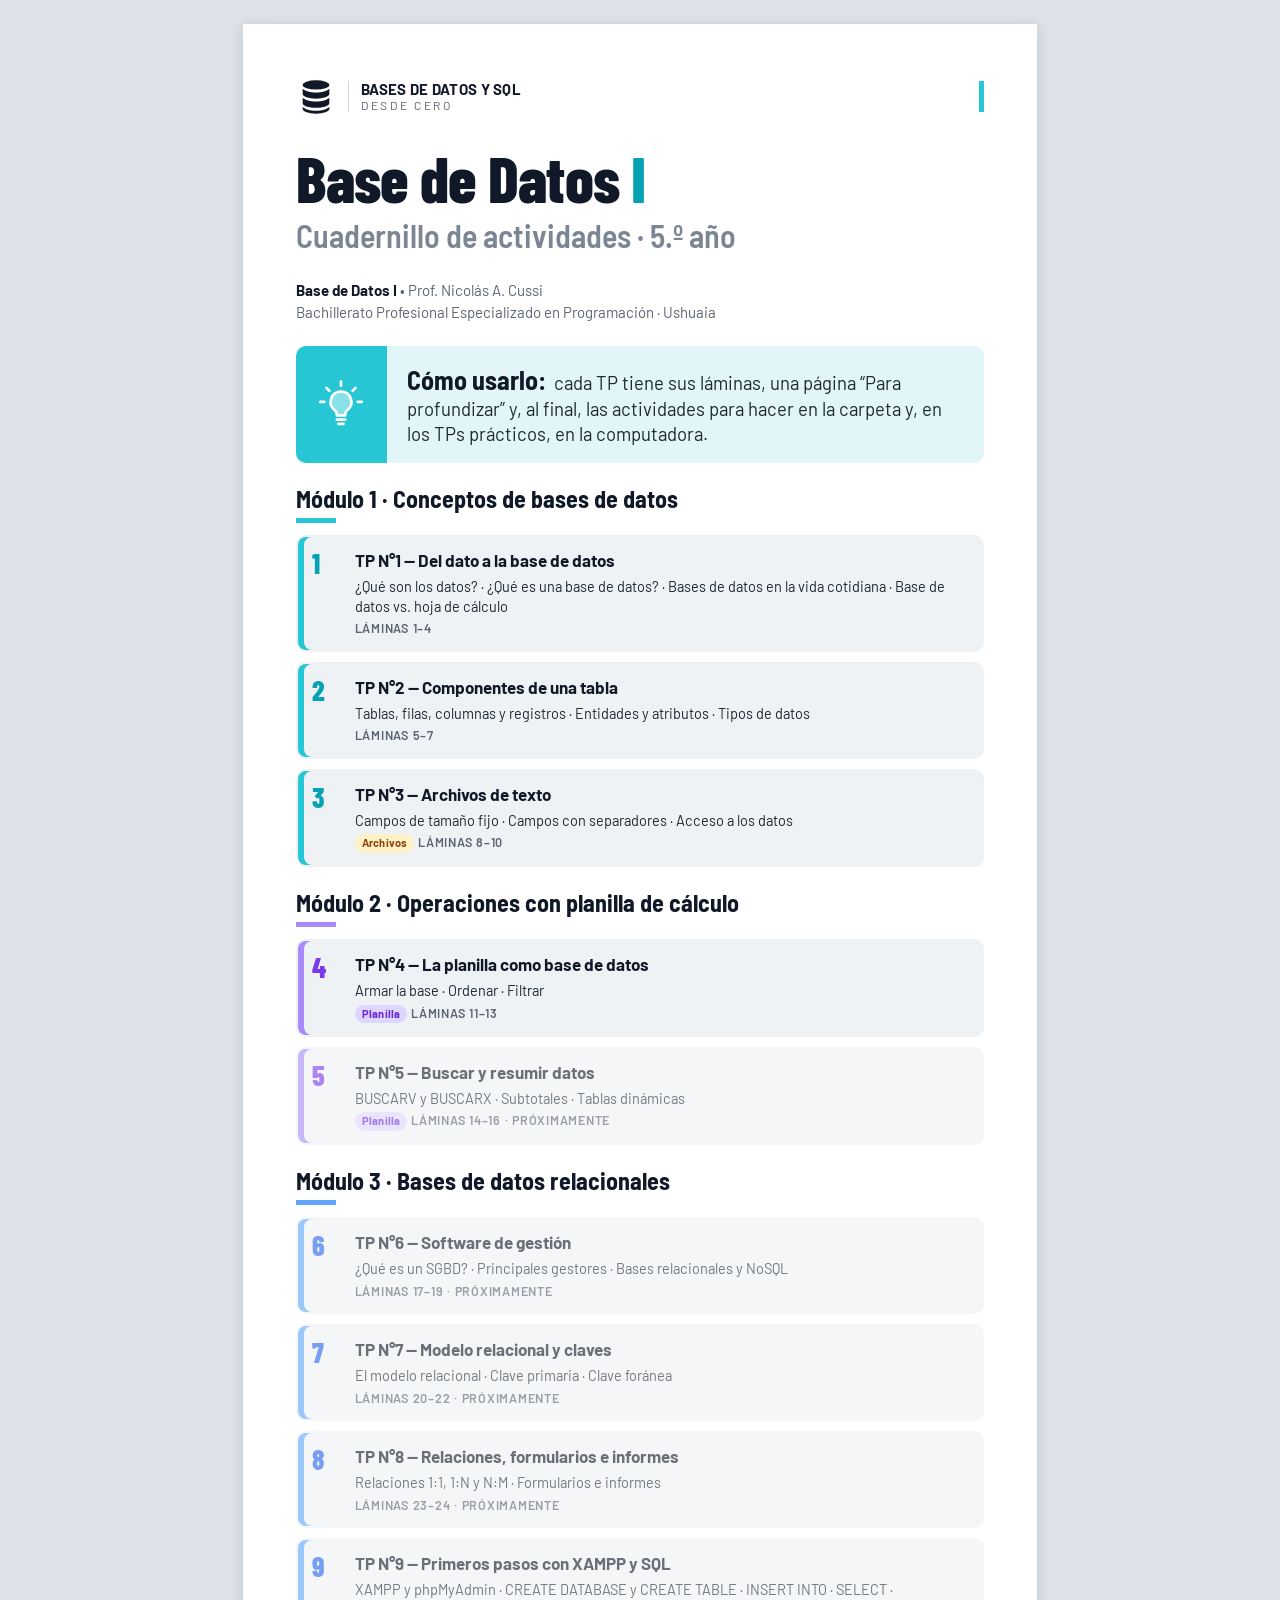
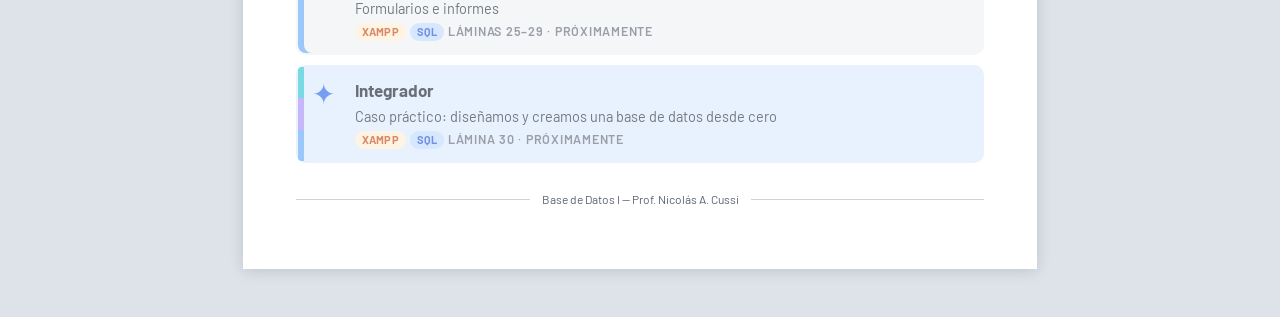
<file: index.html>
<!DOCTYPE html>
<html lang="es-AR">
<head>
  <meta charset="utf-8">
  <meta name="viewport" content="width=device-width, initial-scale=1">
  <title>Base de Datos I — Cuadernillo de actividades · Prof. Nicolás A. Cussi</title>
  <meta name="description" content="Cuadernillo de actividades de Base de Datos I (5.º año), organizado en 9 TPs y un integrador. Bachillerato en Programación, Ushuaia.">
  <meta name="theme-color" content="#26C6D4">
  <link rel="preload" href="assets/fonts/barlow-condensed-latin-800-normal.woff2" as="font" type="font/woff2" crossorigin>
  <link rel="stylesheet" href="assets/css/estilos.css">
</head>
<body>

<svg width="0" height="0" style="position:absolute" aria-hidden="true" focusable="false">
  <defs>
    <symbol id="i-db-solido" viewBox="0 0 48 48">
      <g style="fill:currentColor;stroke:none">
        <ellipse cx="24" cy="9.5" rx="16" ry="5.5"/>
        <path d="M8 14c2.8 2.9 9.1 4.5 16 4.5S37.2 16.9 40 14v6.5c0 3-7.2 5.5-16 5.5S8 23.5 8 20.5z"/>
        <path d="M8 25c2.8 2.9 9.1 4.5 16 4.5S37.2 27.9 40 25v6.5c0 3-7.2 5.5-16 5.5S8 34.5 8 31.5z"/>
        <path d="M8 36c2.8 2.9 9.1 4.5 16 4.5S37.2 38.9 40 36v2.5c0 3-7.2 5.5-16 5.5S8 41.5 8 38.5z"/>
      </g>
    </symbol>
  </defs>
</svg>

<a class="saltar" href="#indice">Saltar al índice</a>

<main class="portada">
  <div class="cab" aria-hidden="true">
    <svg class="cab__logo"><use href="#i-db-solido"/></svg>
    <div class="cab__marca"><b>BASES DE DATOS Y SQL</b><span>DESDE CERO</span></div>
    <span class="cab__raya"></span>
  </div>

  <header class="portada__hero">
    <h1>Base de Datos <span>I</span></h1>
    <p class="tit__sub">Cuadernillo de actividades · 5.º año</p>
  </header>

  <p class="portada__datos">
    <strong>Base de Datos I</strong> • Prof. Nicolás A. Cussi<br>
    Bachillerato Profesional Especializado en Programación · Ushuaia
  </p>

  <aside class="idea" aria-label="Cómo usar el cuadernillo">
    <span class="idea__ico" aria-hidden="true">
      <svg class="ico" viewBox="0 0 48 48" focusable="false">
        <path d="M24 2.5v4M10 8.5l2.8 2.8M38 8.5l-2.8 2.8M4 22h4M40 22h4"/>
        <path d="M24 12a10 10 0 0 0-6.2 17.8c1.4 1.2 2.2 2.6 2.2 4.2v1h8v-1c0-1.6.8-3 2.2-4.2A10 10 0 0 0 24 12z" style="fill:var(--ac)"/>
        <path d="M20 39h8M21.5 43h5"/>
      </svg>
    </span>
    <p><strong>Cómo usarlo:</strong> cada TP tiene sus láminas, una página “Para profundizar” y, al final, las actividades para hacer en la carpeta y, en los TPs prácticos, en la computadora.</p>
  </aside>

  <section class="bloque modulo-1" id="indice" aria-labelledby="b1">
    <h2 class="subtitulo" id="b1">Módulo 1 · Conceptos de bases de datos</h2>
    <ul class="lista-tp">
      <li>
        <a class="tp" href="unidades/tp01.html">
          <span class="tp__num" aria-hidden="true">1</span>
          <span class="tp__titulo">TP N°1 — Del dato a la base de datos</span>
          <span class="tp__temas">¿Qué son los datos? · ¿Qué es una base de datos? · Bases de datos en la vida cotidiana · Base de datos vs. hoja de cálculo</span>
          <span class="tp__meta">Láminas 1–4 <span class="tp__visto" data-visto="1" hidden>· ✓ Visto</span></span>
        </a>
      </li>
      <li>
        <a class="tp" href="unidades/tp02.html">
          <span class="tp__num" aria-hidden="true">2</span>
          <span class="tp__titulo">TP N°2 — Componentes de una tabla</span>
          <span class="tp__temas">Tablas, filas, columnas y registros · Entidades y atributos · Tipos de datos</span>
          <span class="tp__meta">Láminas 5–7 <span class="tp__visto" data-visto="2" hidden>· ✓ Visto</span></span>
        </a>
      </li>
      <li>
        <a class="tp" href="unidades/tp03.html">
          <span class="tp__num" aria-hidden="true">3</span>
          <span class="tp__titulo">TP N°3 — Archivos de texto</span>
          <span class="tp__temas">Campos de tamaño fijo · Campos con separadores · Acceso a los datos</span>
          <span class="tp__meta"><span class="etq etq--archivo">Archivos</span> Láminas 8–10 <span class="tp__visto" data-visto="3" hidden>· ✓ Visto</span></span>
        </a>
      </li>
    </ul>
  </section>

  <section class="bloque modulo-2" aria-labelledby="b2">
    <h2 class="subtitulo" id="b2">Módulo 2 · Operaciones con planilla de cálculo</h2>
    <ul class="lista-tp">
      <li>
        <a class="tp" href="unidades/tp04.html">
          <span class="tp__num" aria-hidden="true">4</span>
          <span class="tp__titulo">TP N°4 — La planilla como base de datos</span>
          <span class="tp__temas">Armar la base · Ordenar · Filtrar</span>
          <span class="tp__meta"><span class="etq etq--planilla">Planilla</span> Láminas 11–13 <span class="tp__visto" data-visto="4" hidden>· ✓ Visto</span></span>
        </a>
      </li>
      <li>
        <div class="tp tp--pronto">
          <span class="tp__num" aria-hidden="true">5</span>
          <span class="tp__titulo">TP N°5 — Buscar y resumir datos</span>
          <span class="tp__temas">BUSCARV y BUSCARX · Subtotales · Tablas dinámicas</span>
          <span class="tp__meta"><span class="etq etq--planilla">Planilla</span> Láminas 14–16 · Próximamente</span>
        </div>
      </li>
    </ul>
  </section>

  <section class="bloque modulo-3" aria-labelledby="b3">
    <h2 class="subtitulo" id="b3">Módulo 3 · Bases de datos relacionales</h2>
    <ul class="lista-tp">
      <li>
        <div class="tp tp--pronto">
          <span class="tp__num" aria-hidden="true">6</span>
          <span class="tp__titulo">TP N°6 — Software de gestión</span>
          <span class="tp__temas">¿Qué es un SGBD? · Principales gestores · Bases relacionales y NoSQL</span>
          <span class="tp__meta">Láminas 17–19 · Próximamente</span>
        </div>
      </li>
      <li>
        <div class="tp tp--pronto">
          <span class="tp__num" aria-hidden="true">7</span>
          <span class="tp__titulo">TP N°7 — Modelo relacional y claves</span>
          <span class="tp__temas">El modelo relacional · Clave primaria · Clave foránea</span>
          <span class="tp__meta">Láminas 20–22 · Próximamente</span>
        </div>
      </li>
      <li>
        <div class="tp tp--pronto">
          <span class="tp__num" aria-hidden="true">8</span>
          <span class="tp__titulo">TP N°8 — Relaciones, formularios e informes</span>
          <span class="tp__temas">Relaciones 1:1, 1:N y N:M · Formularios e informes</span>
          <span class="tp__meta">Láminas 23–24 · Próximamente</span>
        </div>
      </li>
      <li>
        <div class="tp tp--pronto">
          <span class="tp__num" aria-hidden="true">9</span>
          <span class="tp__titulo">TP N°9 — Primeros pasos con XAMPP y SQL</span>
          <span class="tp__temas">XAMPP y phpMyAdmin · CREATE DATABASE y CREATE TABLE · INSERT INTO · SELECT · Formularios e informes</span>
          <span class="tp__meta"><span class="etq etq--xampp">XAMPP</span> <span class="etq etq--sql">SQL</span> Láminas 25–29 · Próximamente</span>
        </div>
      </li>
      <li>
        <div class="tp tp--pronto tp--integrador">
          <span class="tp__num" aria-hidden="true">✦</span>
          <span class="tp__titulo">Integrador</span>
          <span class="tp__temas">Caso práctico: diseñamos y creamos una base de datos desde cero</span>
          <span class="tp__meta"><span class="etq etq--xampp">XAMPP</span> <span class="etq etq--sql">SQL</span> Lámina 30 · Próximamente</span>
        </div>
      </li>
    </ul>
  </section>

  <footer class="pie">
    <span class="pie__linea"></span>
    <span>Base de Datos I — Prof. Nicolás A. Cussi</span>
    <span class="pie__linea"></span>
  </footer>
</main>

<script src="assets/js/actividades.js"></script>
</body>
</html>
</file>
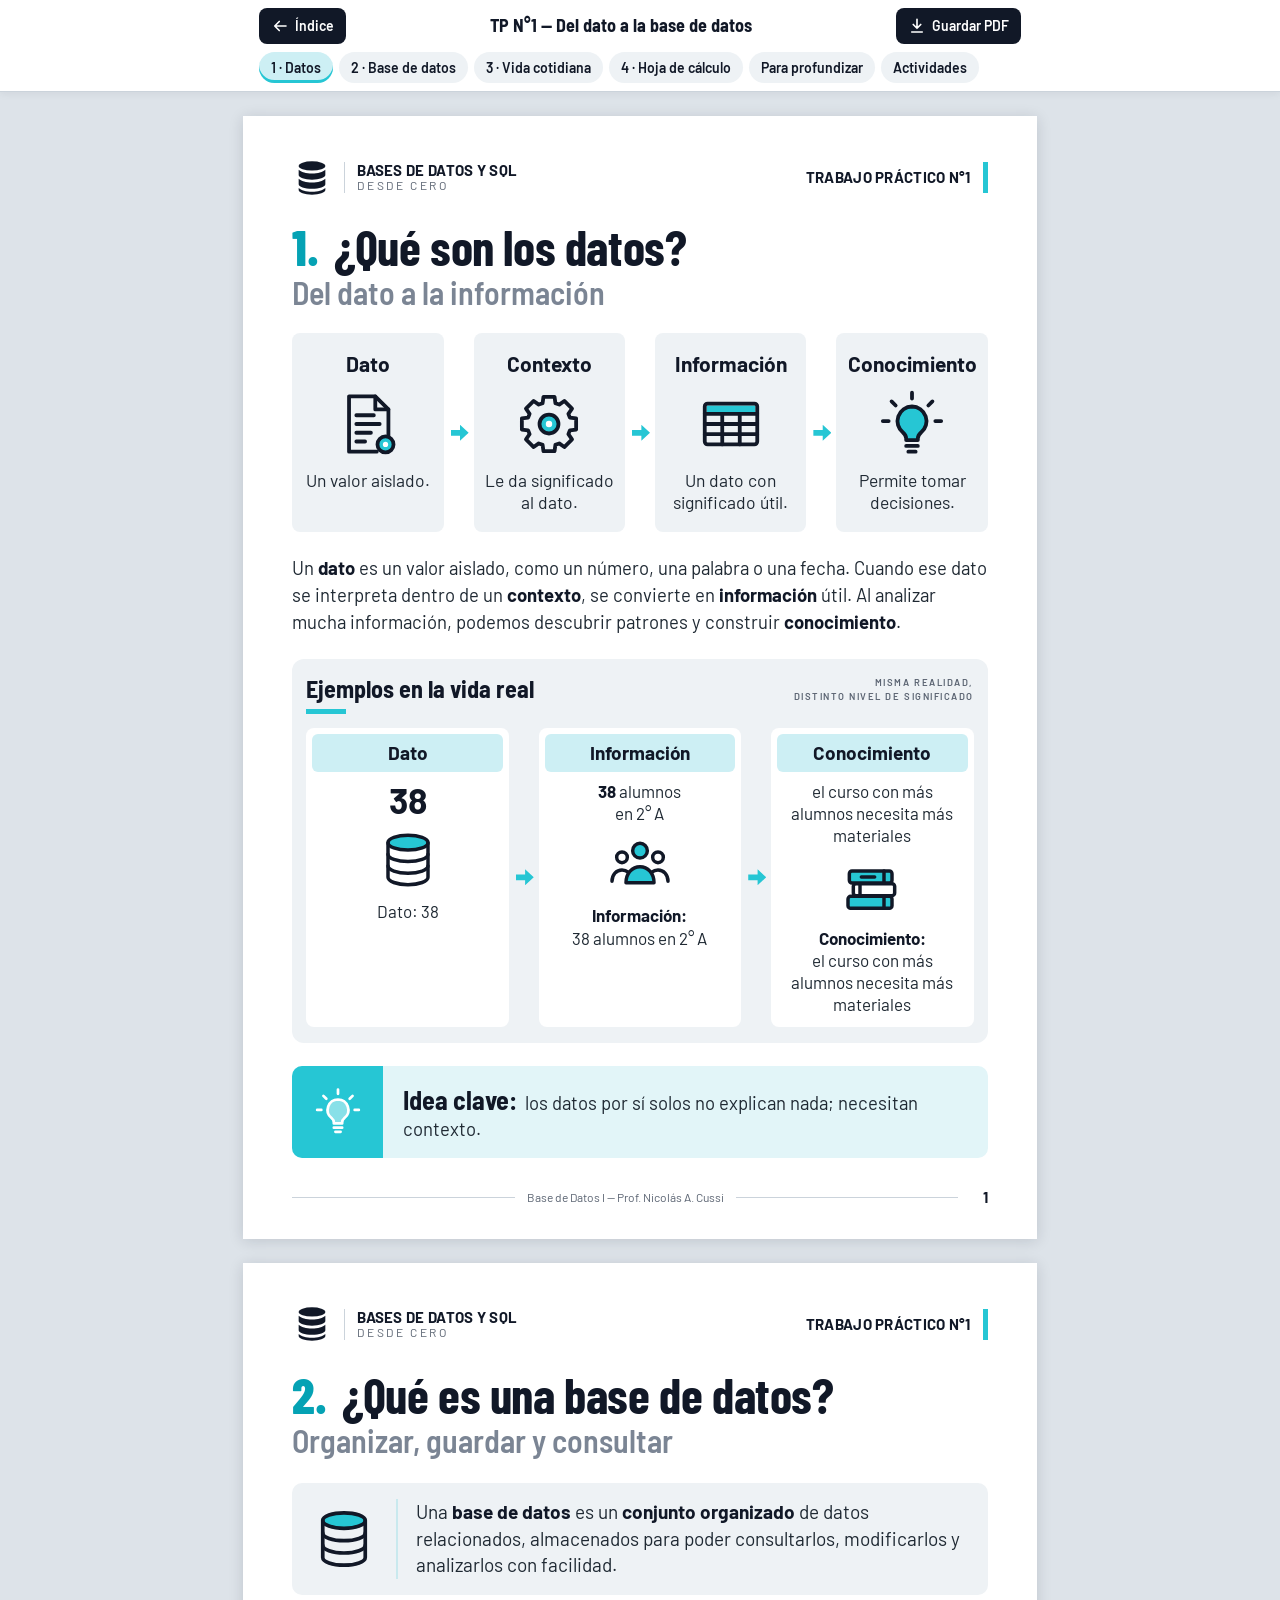
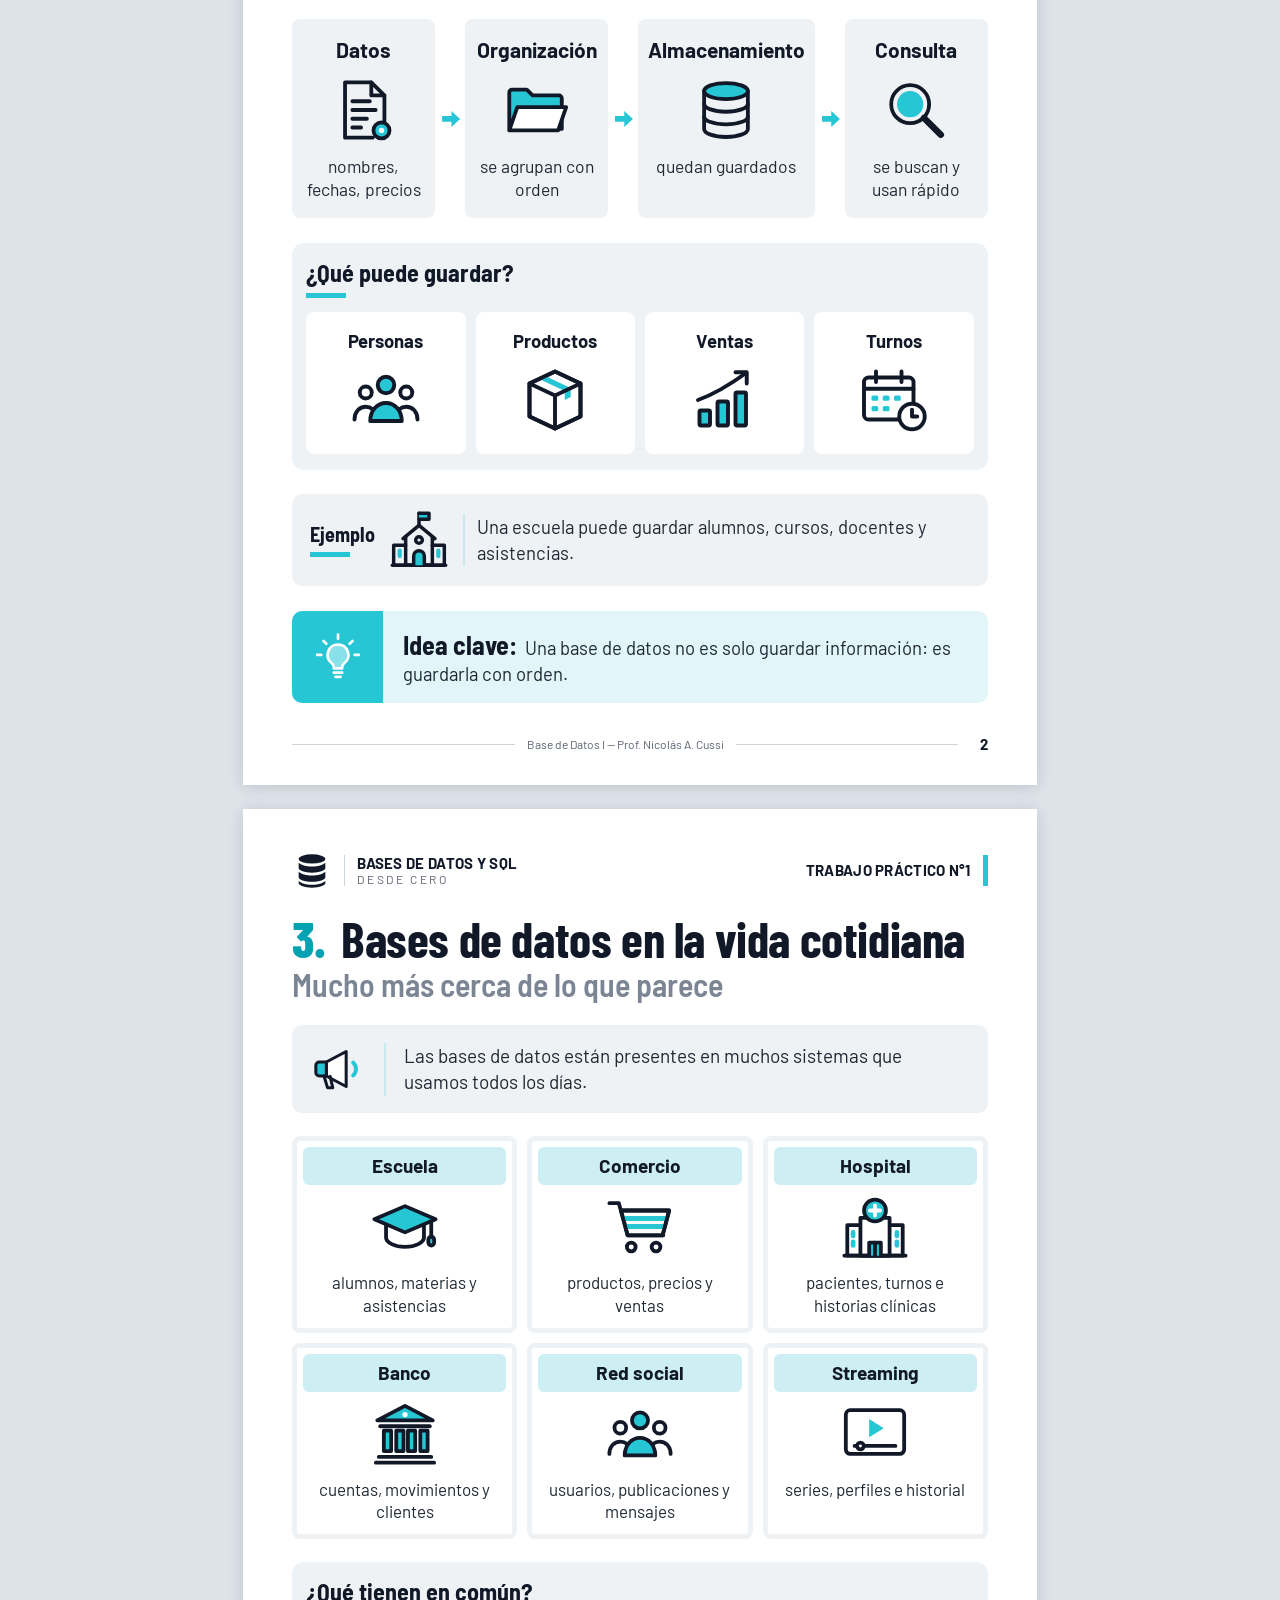
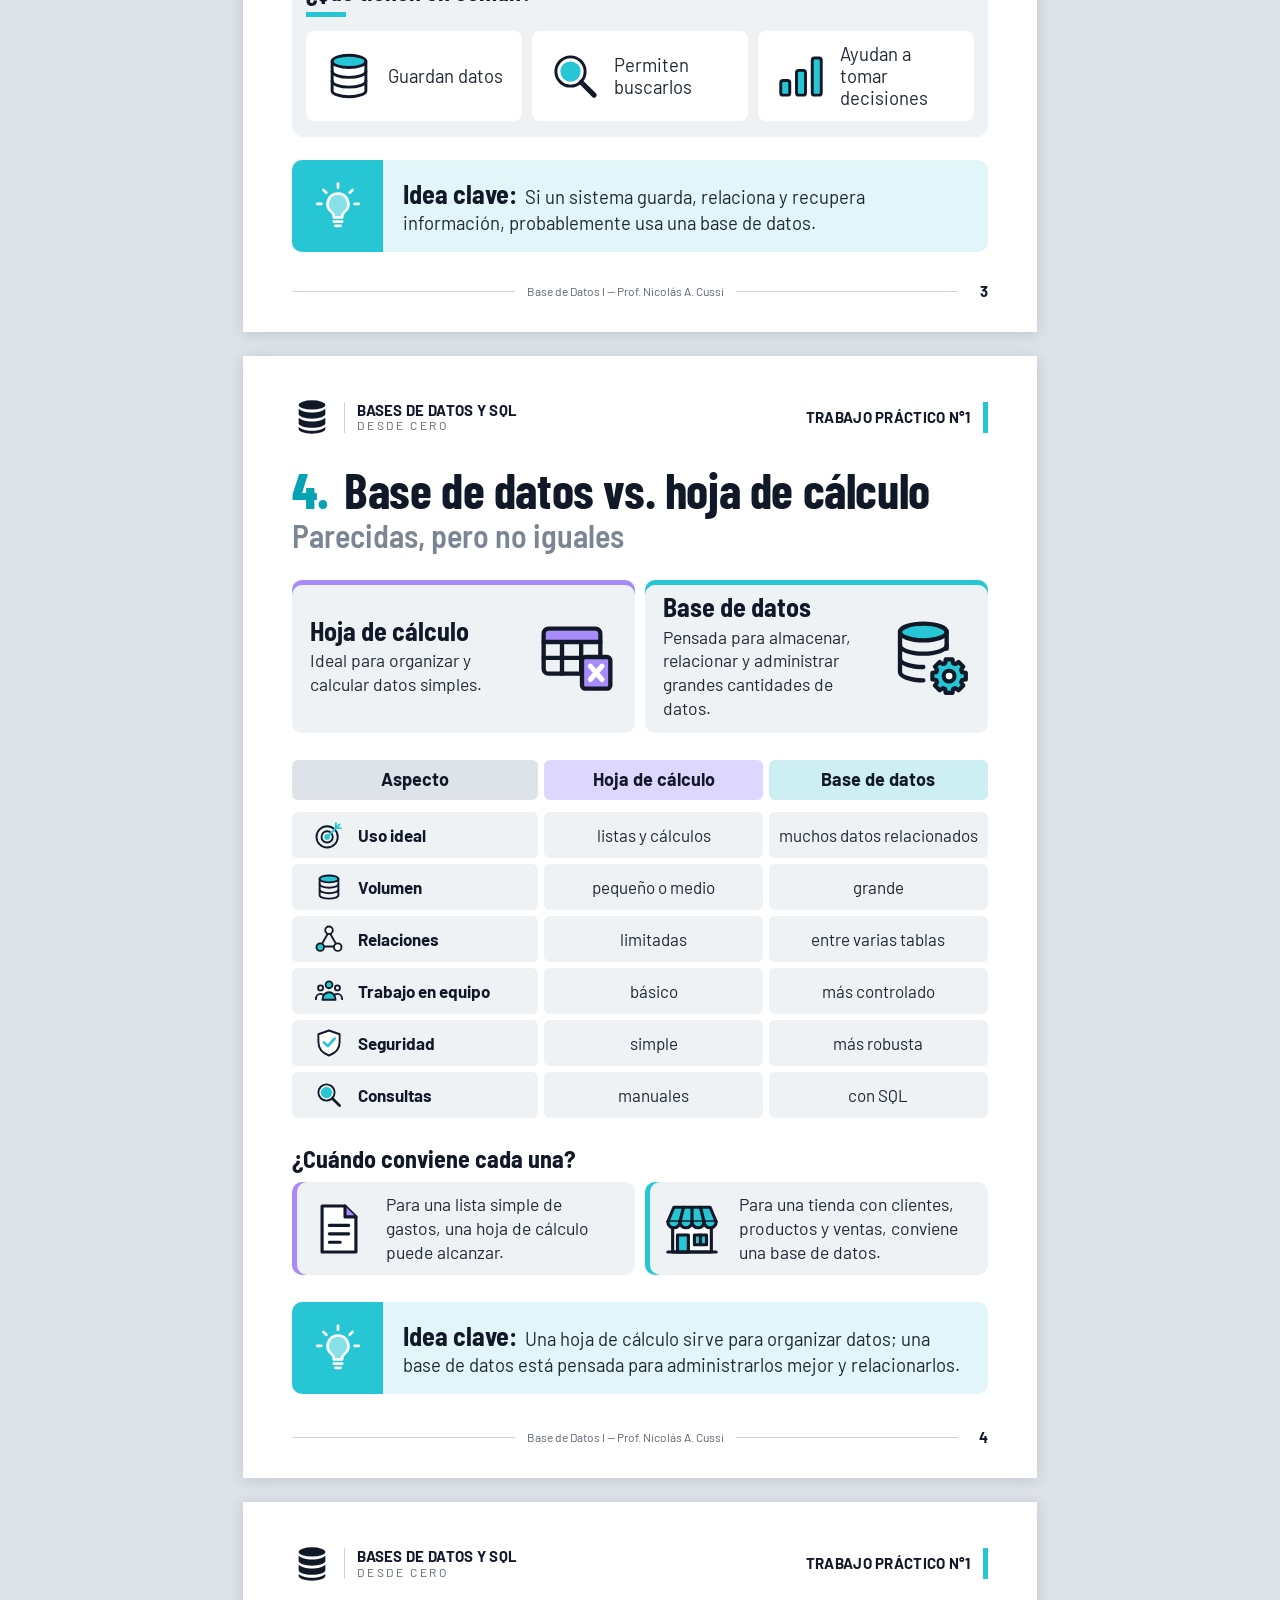
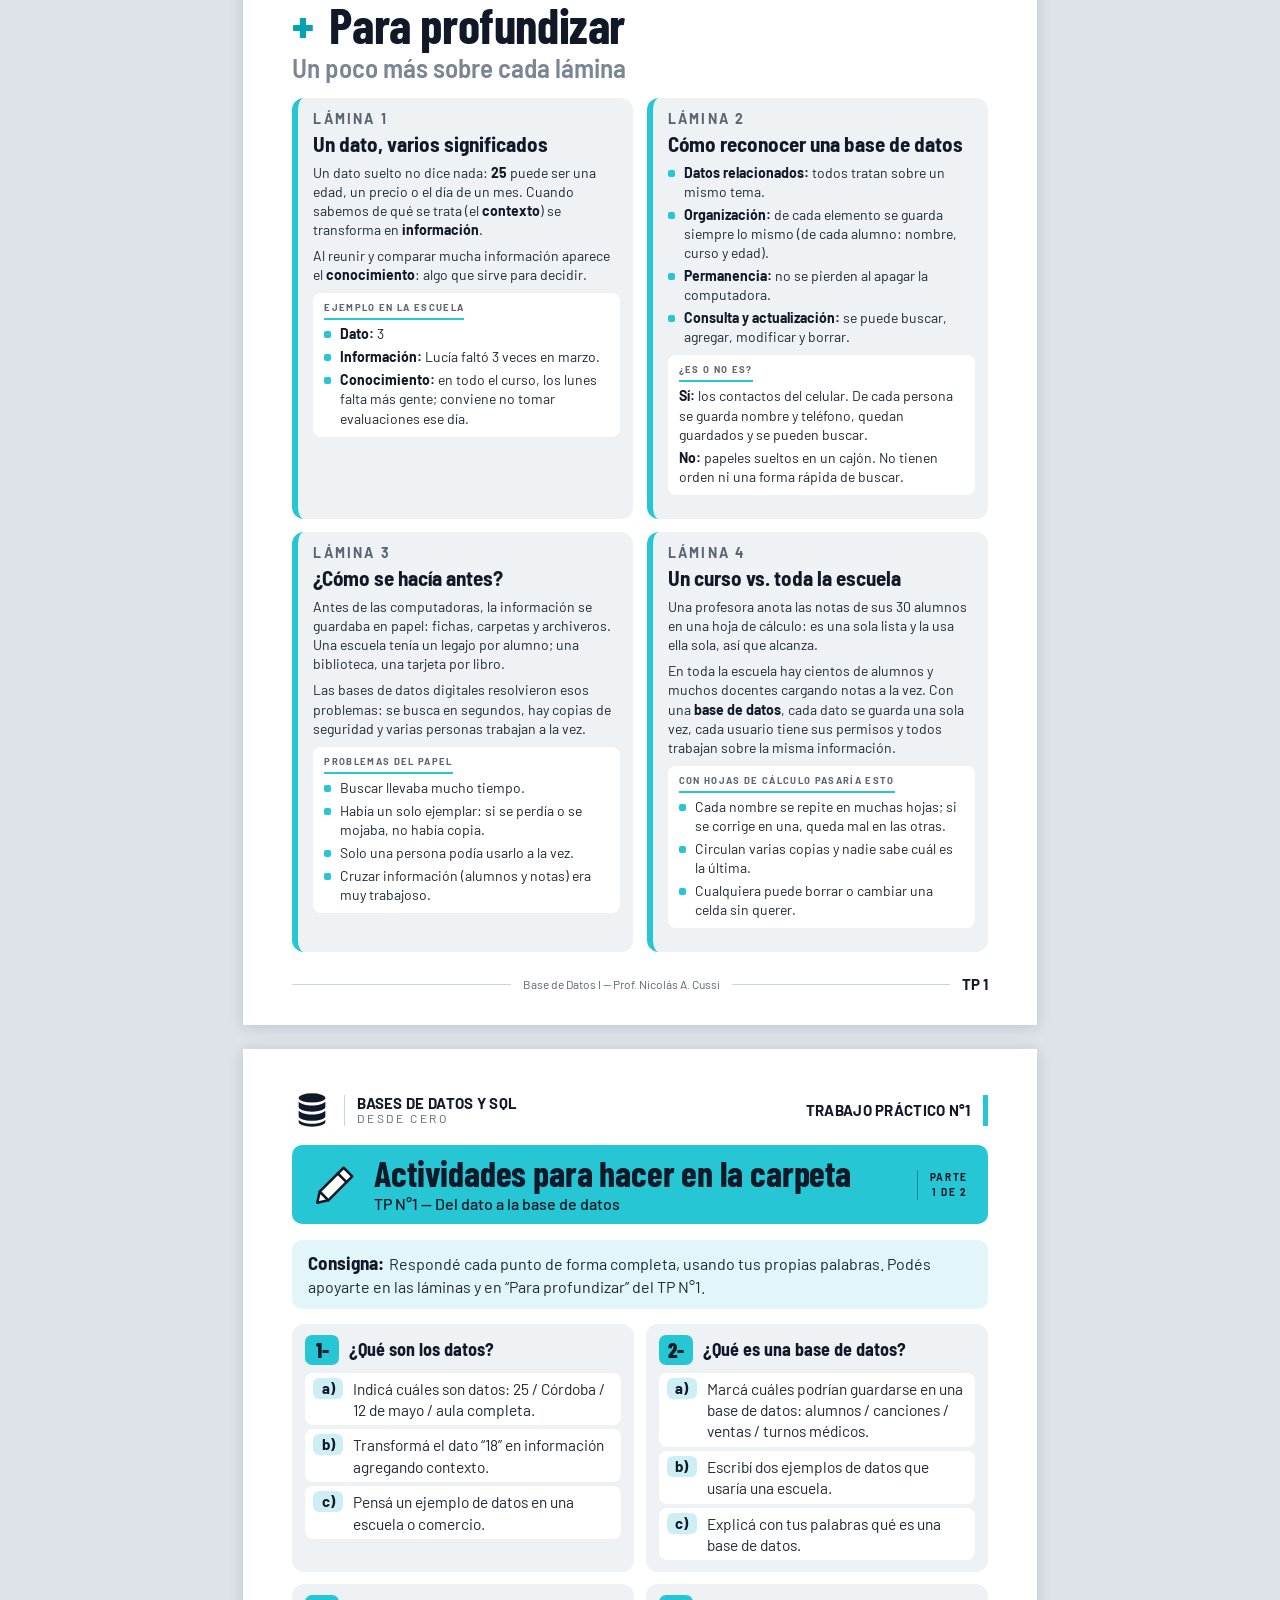
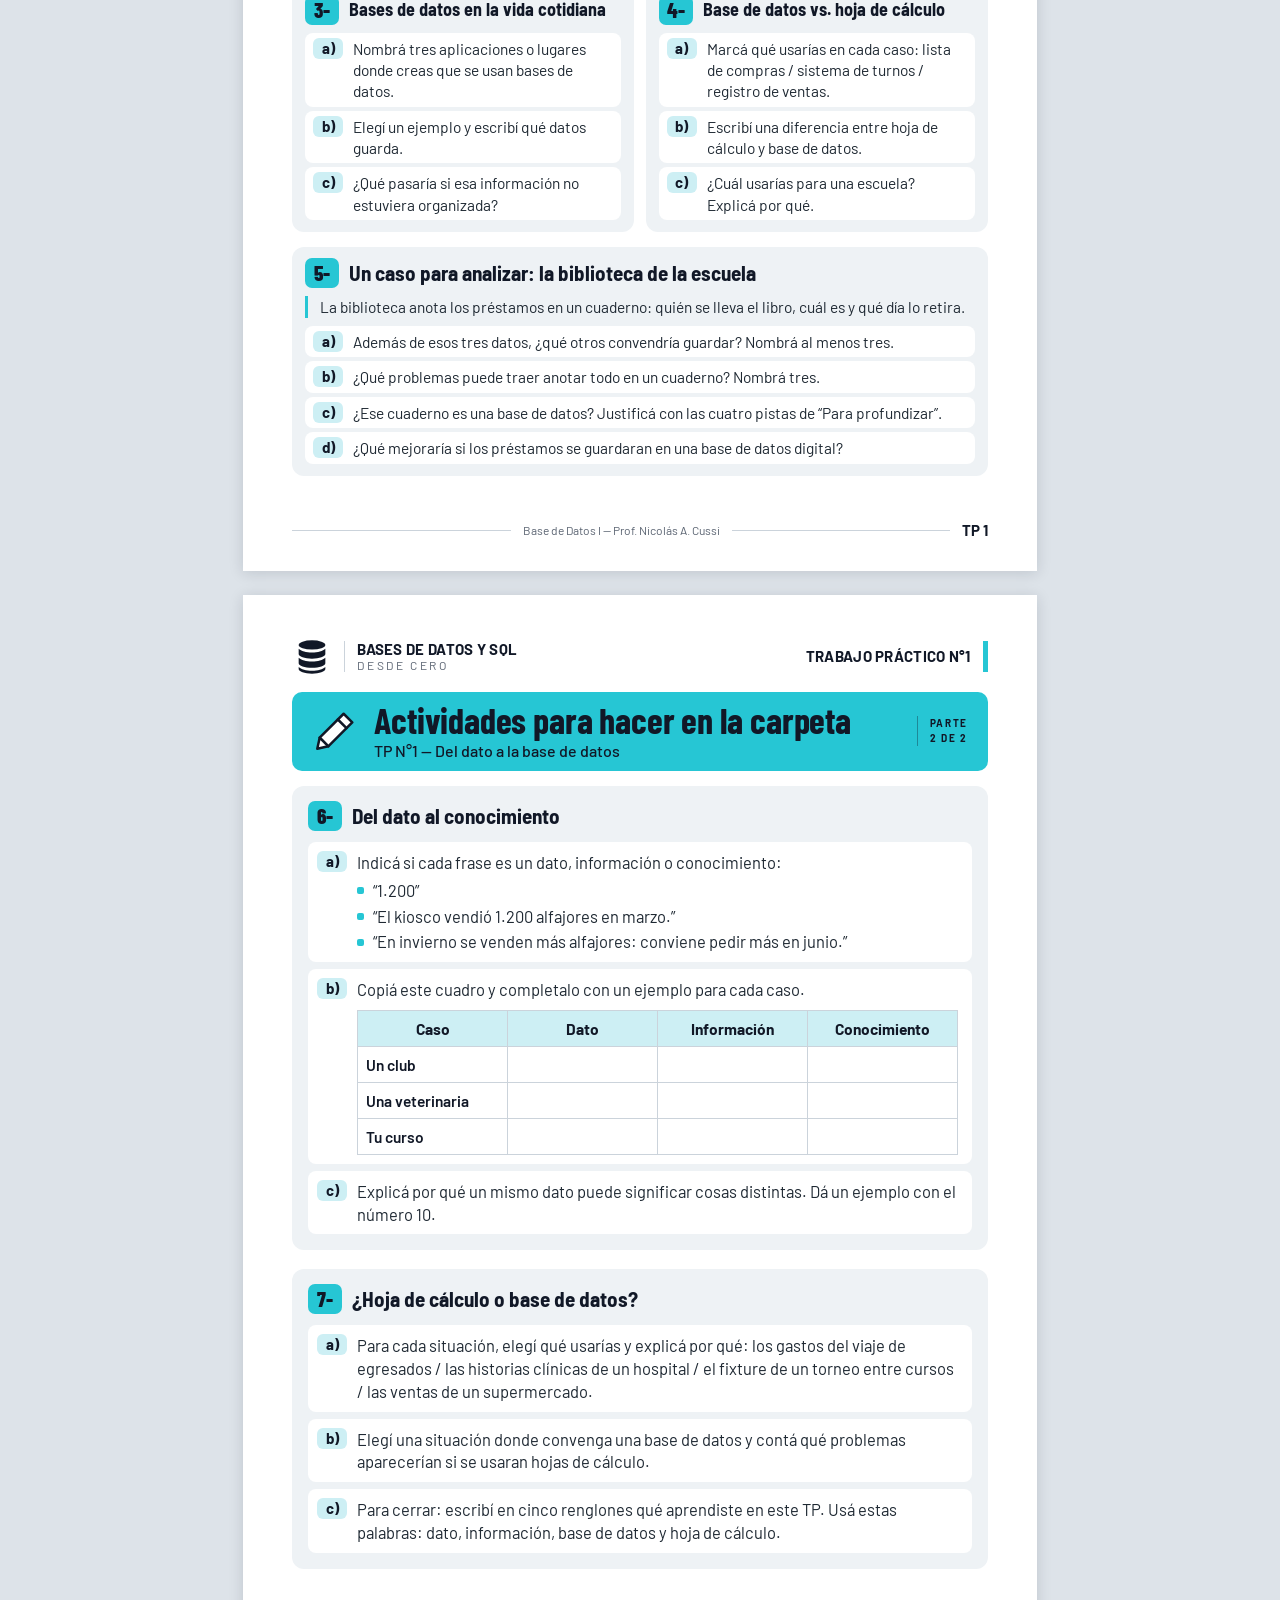
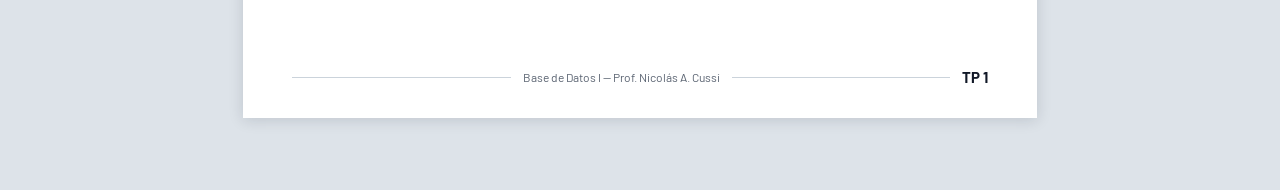
<file: unidades/tp01.html>
<!DOCTYPE html>
<html lang="es-AR">
<head>
  <meta charset="utf-8">
  <meta name="viewport" content="width=device-width, initial-scale=1">
  <title>TP N°1 — Del dato a la base de datos · Base de Datos I</title>
  <meta name="description" content="TP N°1 de Base de Datos I: qué son los datos, qué es una base de datos, dónde se usan y en qué se diferencia de una hoja de cálculo. Prof. Nicolás A. Cussi.">
  <meta name="theme-color" content="#26C6D4">
  <link rel="preload" href="../assets/fonts/barlow-latin-400-normal.woff2" as="font" type="font/woff2" crossorigin>
  <link rel="preload" href="../assets/fonts/barlow-semi-condensed-latin-700-normal.woff2" as="font" type="font/woff2" crossorigin>
  <link rel="stylesheet" href="../assets/css/estilos.css">
</head>
<body data-tp="1" class="modulo-1">

<!-- ====== Íconos (SVG simples, rehechos a partir del PDF) ====== -->
<svg width="0" height="0" style="position:absolute" aria-hidden="true" focusable="false">
  <defs>
    <symbol id="i-db-solido" viewBox="0 0 48 48">
      <g style="fill:currentColor;stroke:none">
        <ellipse cx="24" cy="9.5" rx="16" ry="5.5"/>
        <path d="M8 14c2.8 2.9 9.1 4.5 16 4.5S37.2 16.9 40 14v6.5c0 3-7.2 5.5-16 5.5S8 23.5 8 20.5z"/>
        <path d="M8 25c2.8 2.9 9.1 4.5 16 4.5S37.2 27.9 40 25v6.5c0 3-7.2 5.5-16 5.5S8 34.5 8 31.5z"/>
        <path d="M8 36c2.8 2.9 9.1 4.5 16 4.5S37.2 38.9 40 36v2.5c0 3-7.2 5.5-16 5.5S8 41.5 8 38.5z"/>
      </g>
    </symbol>
    <symbol id="i-db" viewBox="0 0 48 48">
      <ellipse cx="24" cy="11" rx="15" ry="5.5" style="fill:var(--ac)"/>
      <path d="M9 11v26c0 3 6.7 5.5 15 5.5S39 40 39 37V11"/>
      <path d="M9 19.7c0 3 6.7 5.5 15 5.5s15-2.5 15-5.5M9 28.4c0 3 6.7 5.5 15 5.5s15-2.5 15-5.5"/>
    </symbol>
    <symbol id="i-doc" viewBox="0 0 48 48">
      <path d="M30 43H11V5h18l9 9v19"/>
      <path d="M29 5v9h9"/>
      <path d="M16 18h12M16 24h16M16 30h10M16 36h6"/>
      <circle cx="36" cy="38" r="5.5" style="fill:var(--ac)"/>
      <circle cx="36" cy="38" r="1.8" style="fill:#fff;stroke:none"/>
    </symbol>
    <symbol id="i-engranaje" viewBox="0 0 48 48">
      <path d="M38.3 19.6 42.6 20.2 42.6 27.8 38.3 28.4 37.3 31 39.8 34.5 34.5 39.8 31 37.3 28.4 38.3 27.8 42.6 20.2 42.6 19.6 38.3 17 37.3 13.5 39.8 8.2 34.5 10.7 31 9.7 28.4 5.4 27.8 5.4 20.2 9.7 19.6 10.7 17 8.2 13.5 13.5 8.2 17 10.7 19.6 9.7 20.2 5.4 27.8 5.4 28.4 9.7 31 10.7 34.5 8.2 39.8 13.5 37.3 17Z"/>
      <circle cx="24" cy="24" r="6.5" style="fill:var(--ac)"/>
      <circle cx="24" cy="24" r="2.2" style="fill:#fff;stroke:none"/>
    </symbol>
    <symbol id="i-tabla" viewBox="0 0 48 48">
      <path d="M7.3 11.3h33.4V17H7.3z" style="fill:var(--ac);stroke:none"/>
      <rect x="6" y="10" width="36" height="28" rx="2"/>
      <path d="M6 17h36M6 24h36M6 31h36M18 17v21M30 17v21"/>
    </symbol>
    <symbol id="i-foco" viewBox="0 0 48 48">
      <path d="M24 2.5v4M10 8.5l2.8 2.8M38 8.5l-2.8 2.8M4 22h4M40 22h4"/>
      <path d="M24 12a10 10 0 0 0-6.2 17.8c1.4 1.2 2.2 2.6 2.2 4.2v1h8v-1c0-1.6.8-3 2.2-4.2A10 10 0 0 0 24 12z" style="fill:var(--ac)"/>
      <path d="M20 39h8M21.5 43h5"/>
    </symbol>
    <symbol id="i-personas" viewBox="0 0 48 48">
      <circle cx="10.5" cy="19" r="4"/>
      <path d="M3 37c0-5 3.3-8.5 7.5-8.5 1.9 0 3.4.6 4.6 1.6"/>
      <circle cx="37.5" cy="19" r="4"/>
      <path d="M45 37c0-5-3.3-8.5-7.5-8.5-1.9 0-3.4.6-4.6 1.6"/>
      <circle cx="24" cy="14" r="5.5" style="fill:var(--ac)"/>
      <path d="M13.5 38c0-7 4.7-12 10.5-12s10.5 5 10.5 12z" style="fill:var(--ac)"/>
    </symbol>
    <symbol id="i-libros" viewBox="0 0 48 48">
      <rect x="6" y="31" width="33" height="9" rx="2" style="fill:var(--ac)"/>
      <path d="M33 31v9"/>
      <rect x="10" y="21.5" width="31" height="9" rx="2" style="fill:#fff"/>
      <path d="M15 21.5v9"/>
      <rect x="7" y="12" width="32" height="9" rx="2" style="fill:var(--ac)"/>
      <path d="M33 12v9M16 16.5h10" />
    </symbol>
    <symbol id="i-carpeta" viewBox="0 0 48 48">
      <path d="M5 37V12a2 2 0 0 1 2-2h10l4 4h18a2 2 0 0 1 2 2v21z" style="fill:var(--ac)"/>
      <path d="M5 38l5.5-16H44l-5.5 16z" style="fill:#fff"/>
    </symbol>
    <symbol id="i-lupa" viewBox="0 0 48 48">
      <circle cx="20" cy="20" r="9" style="fill:var(--ac);stroke:none"/>
      <circle cx="20" cy="20" r="13"/>
      <path d="M29.5 29.5 41 41" style="stroke-width:4.5"/>
    </symbol>
    <symbol id="i-caja" viewBox="0 0 48 48">
      <path d="M24 5l17 8v22l-17 8-17-8V13z" style="fill:#fff"/>
      <path d="M13.5 10 17.5 8 34.5 16 34.5 22 30.5 24 30.5 18z" style="fill:var(--ac);stroke:none"/>
      <path d="M24 5l17 8v22l-17 8-17-8V13z"/>
      <path d="M7 13l17 8 17-8M24 21v22"/>
    </symbol>
    <symbol id="i-ventas" viewBox="0 0 48 48">
      <rect x="7" y="31" width="7" height="10" rx="1" style="fill:var(--ac)"/>
      <rect x="19" y="25" width="7" height="16" rx="1" style="fill:var(--ac)"/>
      <rect x="31" y="19" width="7" height="22" rx="1" style="fill:var(--ac)"/>
      <path d="M6 24C17 20 27 14 38 6"/>
      <path d="M31 5.5h7.5V13"/>
    </symbol>
    <symbol id="i-turnos" viewBox="0 0 48 48">
      <rect x="4" y="9" width="33" height="28" rx="3"/>
      <path d="M4 16.5h33M12 5v7M29 5v7"/>
      <g style="fill:var(--ac);stroke:none">
        <rect x="9" y="21" width="4.5" height="3.5" rx="1"/><rect x="16.5" y="21" width="4.5" height="3.5" rx="1"/><rect x="24" y="21" width="4.5" height="3.5" rx="1"/>
        <rect x="9" y="28" width="4.5" height="3.5" rx="1"/><rect x="16.5" y="28" width="4.5" height="3.5" rx="1"/>
      </g>
      <circle cx="36" cy="35" r="8.5" style="fill:#fff"/>
      <path d="M36 30.5V35h3.5"/>
    </symbol>
    <symbol id="i-escuela" viewBox="0 0 48 48">
      <path d="M24 13V4"/>
      <path d="M24 4h7.5v4.5H24" style="fill:var(--ac)"/>
      <path d="M12 23 24 13l12 10"/>
      <path d="M14 21.5V43h20V21.5"/>
      <path d="M14 28H5v15h38V28h-9"/>
      <path d="M4 43h40"/>
      <path d="M20 43v-7a4 4 0 0 1 8 0v7" style="fill:var(--ac)"/>
      <circle cx="24" cy="24" r="2.5"/>
      <path d="M9.5 32v4M38.5 32v4" style="stroke:var(--ac);stroke-width:3.2"/>
    </symbol>
    <symbol id="i-megafono" viewBox="0 0 48 48">
      <path d="M14 18l17-9v30l-17-9z" style="fill:#fff"/>
      <path d="M8 18h6v12H8a3 3 0 0 1-3-3v-6a3 3 0 0 1 3-3z" style="fill:var(--ac)"/>
      <path d="M12 30l3 10h4.5l-2.2-9.5"/>
      <path d="M37 18.5a7.5 7.5 0 0 1 0 11" style="stroke:var(--ac);stroke-width:3.4"/>
    </symbol>
    <symbol id="i-birrete" viewBox="0 0 48 48">
      <path d="M11 22v8.5c0 3.5 6 6.5 13 6.5s13-3 13-6.5V22" style="fill:#fff"/>
      <path d="M24 9 3 18l21 9 21-9z" style="fill:var(--ac)"/>
      <path d="M42 19.5V30"/>
      <rect x="40" y="30" width="4" height="6" rx="2" style="fill:var(--ac)"/>
    </symbol>
    <symbol id="i-carrito" viewBox="0 0 48 48">
      <path d="M11 12h33l-4.5 17H15.5z" style="fill:#fff"/>
      <path d="M12.6 17.5h29.6M14 23h26.7" style="stroke:var(--ac);stroke-width:3.4"/>
      <path d="M3 7h6.5l6 22H40"/>
      <path d="M11 12h33l-4.5 17"/>
      <circle cx="18" cy="37" r="3"/><circle cx="35" cy="37" r="3"/>
    </symbol>
    <symbol id="i-hospital" viewBox="0 0 48 48">
      <path d="M14 22H5v21h38V22h-9" style="fill:#fff"/>
      <rect x="14" y="17" width="20" height="26" style="fill:#fff"/>
      <path d="M3 43h42"/>
      <path d="M20 43v-9h8v9" style="fill:var(--ac)"/>
      <path d="M24 34v9"/>
      <path d="M9 27v2.5M9 33.5V36M39 27v2.5M39 33.5V36" style="stroke:var(--ac);stroke-width:3.2"/>
      <circle cx="24" cy="12" r="7.5" style="fill:var(--ac)"/>
      <path d="M24 8.5v7M20.5 12h7" style="stroke:#fff;stroke-width:2.6"/>
    </symbol>
    <symbol id="i-banco" viewBox="0 0 48 48">
      <path d="M24 4 5 14h38z" style="fill:var(--ac)"/>
      <circle cx="24" cy="10" r="1.8" style="fill:#fff;stroke:none"/>
      <path d="M7 18h34"/>
      <g style="fill:var(--ac)">
        <rect x="9.5" y="21" width="5" height="14"/><rect x="18" y="21" width="5" height="14"/>
        <rect x="26" y="21" width="5" height="14"/><rect x="34.5" y="21" width="5" height="14"/>
      </g>
      <path d="M6 39h36M4 43h40"/>
    </symbol>
    <symbol id="i-streaming" viewBox="0 0 48 48">
      <rect x="4" y="7" width="40" height="30" rx="3"/>
      <path d="M20 13v12.5L30 19.3z" style="fill:var(--ac);stroke:none"/>
      <path d="M10 31.5h28"/>
      <circle cx="14" cy="31.5" r="2.3" style="fill:#fff"/>
    </symbol>
    <symbol id="i-barras" viewBox="0 0 48 48">
      <rect x="6" y="28" width="8" height="13" rx="2" style="fill:var(--ac)"/>
      <rect x="20" y="19" width="8" height="22" rx="2" style="fill:var(--ac)"/>
      <rect x="34" y="8" width="8" height="33" rx="2" style="fill:var(--ac)"/>
    </symbol>
    <symbol id="i-planilla" viewBox="0 0 48 48">
      <path d="M5.3 8.3h31.4V15H5.3z" style="fill:var(--ac);stroke:none"/>
      <rect x="4" y="7" width="34" height="27" rx="3"/>
      <path d="M4 15h34M4 24.5h34M15 15v19M26.5 15v19"/>
      <rect x="27" y="24" width="17" height="19" rx="2" style="fill:var(--ac)"/>
      <path d="M32 29.5l7 8M39 29.5l-7 8" style="stroke:#fff;stroke-width:3"/>
    </symbol>
    <symbol id="i-db-engranaje" viewBox="0 0 48 48">
      <ellipse cx="20" cy="9" rx="14" ry="5" style="fill:var(--ac)"/>
      <path d="M6 9v24c0 2.8 6.3 5 14 5"/>
      <path d="M34 9v10"/>
      <path d="M6 17c0 2.8 6.3 5 14 5s14-2.2 14-5M6 25c0 2.8 6.3 5 14 5"/>
      <g transform="translate(22.5 22.5) scale(.54)" style="stroke-width:4.6">
        <path d="M38.3 19.6 42.6 20.2 42.6 27.8 38.3 28.4 37.3 31 39.8 34.5 34.5 39.8 31 37.3 28.4 38.3 27.8 42.6 20.2 42.6 19.6 38.3 17 37.3 13.5 39.8 8.2 34.5 10.7 31 9.7 28.4 5.4 27.8 5.4 20.2 9.7 19.6 10.7 17 8.2 13.5 13.5 8.2 17 10.7 19.6 9.7 20.2 5.4 27.8 5.4 28.4 9.7 31 10.7 34.5 8.2 39.8 13.5 37.3 17Z" style="fill:var(--ac)"/>
        <circle cx="24" cy="24" r="6" style="fill:#fff"/>
      </g>
    </symbol>
    <symbol id="i-objetivo" viewBox="0 0 48 48">
      <circle cx="21" cy="27" r="17"/>
      <circle cx="21" cy="27" r="9"/>
      <circle cx="21" cy="27" r="3" style="fill:var(--ac);stroke:var(--ac)"/>
      <path d="M21 27 41 7" style="stroke:var(--ac)"/>
      <path d="M35 5v8h8" style="stroke:var(--ac)"/>
    </symbol>
    <symbol id="i-nodos" viewBox="0 0 48 48">
      <path d="M24 12 11 35M24 12l13 23M11 36h26"/>
      <circle cx="24" cy="10" r="6" style="fill:#fff"/>
      <circle cx="10" cy="37" r="6" style="fill:var(--ac)"/>
      <circle cx="38" cy="37" r="6" style="fill:#fff"/>
    </symbol>
    <symbol id="i-escudo" viewBox="0 0 48 48">
      <path d="M24 4 7 10v12c0 11 7 18.500 17 22 10-3.500 17-11 17-22V10z" style="fill:#fff"/>
      <path d="M16 23l6 6 11-12" style="stroke:var(--ac);stroke-width:4.5"/>
    </symbol>
    <symbol id="i-hoja" viewBox="0 0 48 48">
      <path d="M10 5h19l9 9v29H10z" style="fill:#fff"/>
      <path d="M29 5v9h9" style="fill:var(--ac)"/>
      <path d="M16 21h16M16 28h16M16 35h9"/>
    </symbol>
    <symbol id="i-tienda" viewBox="0 0 48 48">
      <path d="M8 22v21h32V22" style="fill:#fff"/>
      <path d="M9 6h30l5 12H4z" style="fill:var(--ac)"/>
      <path d="M4 18a5 5 0 0 0 10 0 5 5 0 0 0 10 0 5 5 0 0 0 10 0 5 5 0 0 0 10 0" style="fill:var(--ac)"/>
      <path d="M17 6l-3 12M24 6v12M31 6l3 12"/>
      <rect x="12" y="29" width="9" height="14" style="fill:var(--ac)"/>
      <rect x="26" y="29" width="10" height="8" style="fill:var(--ac)"/>
      <path d="M31 29v8M4 43h40"/>
    </symbol>
    <symbol id="i-lapiz" viewBox="0 0 48 48">
      <path d="M33 6l9 9-25 25-9-9z" style="fill:var(--ac)"/>
      <path d="M8 31 5.5 42.5 17 40z" style="fill:#fff"/>
      <path d="M27 12l9 9"/>
    </symbol>
    <symbol id="i-descarga" viewBox="0 0 24 24">
      <path d="M12 3v12M7 10l5 5 5-5M5 20h14"/>
    </symbol>
    <symbol id="i-atras" viewBox="0 0 24 24">
      <path d="M20 12H5M11 6l-6 6 6 6"/>
    </symbol>
  </defs>
</svg>

<a class="saltar" href="#contenido">Saltar al contenido</a>

<header class="barra">
  <div class="barra__fila">
    <a class="boton barra__volver" href="../index.html"><svg aria-hidden="true" focusable="false"><use href="#i-atras"/></svg><span>Índice</span></a>
    <span class="barra__titulo">TP N°1 — Del dato a la base de datos</span>
    <button class="boton" type="button" data-imprimir aria-label="Guardar en PDF">
      <svg aria-hidden="true" focusable="false"><use href="#i-descarga"/></svg><span><span class="boton__largo">Guardar </span>PDF</span>
    </button>
  </div>
  <nav class="partes" aria-label="Partes del TP N°1">
    <a href="#pag-1">1 · Datos</a>
    <a href="#pag-2">2 · Base de datos</a>
    <a href="#pag-3">3 · Vida cotidiana</a>
    <a href="#pag-4">4 · Hoja de cálculo</a>
    <a href="#profundizar">Para profundizar</a>
    <a href="#actividades">Actividades</a>
  </nav>
</header>

<main id="contenido" class="laminas">
  <h1 class="sr-only">TP N°1 — Del dato a la base de datos</h1>

  <!-- =================== LÁMINA 1 =================== -->
  <article class="lamina" id="pag-1" aria-labelledby="t1">
    <div class="cab" aria-hidden="true">
      <svg class="cab__logo"><use href="#i-db-solido"/></svg>
      <div class="cab__marca"><b>BASES DE DATOS Y SQL</b><span>DESDE CERO</span></div>
      <div class="cab__lema">TRABAJO PRÁCTICO <span class="cab__lema-n">N°1</span></div>
      <span class="cab__raya"></span>
    </div>

    <div class="tit">
      <h2 class="tit__h" id="t1"><span class="tit__num">1.</span> ¿Qué son los datos?</h2>
      <p class="tit__sub">Del dato a la información</p>
    </div>

    <ol class="secuencia">
      <li class="paso"><h3>Dato</h3><svg class="ico" aria-hidden="true" focusable="false"><use href="#i-doc"/></svg><p>Un valor aislado.</p></li>
      <li class="paso"><h3>Contexto</h3><svg class="ico" aria-hidden="true" focusable="false"><use href="#i-engranaje"/></svg><p>Le da significado al dato.</p></li>
      <li class="paso"><h3>Información</h3><svg class="ico" aria-hidden="true" focusable="false"><use href="#i-tabla"/></svg><p>Un dato con significado útil.</p></li>
      <li class="paso"><h3>Conocimiento</h3><svg class="ico" aria-hidden="true" focusable="false"><use href="#i-foco"/></svg><p>Permite tomar decisiones.</p></li>
    </ol>

    <p class="texto">Un <strong>dato</strong> es un valor aislado, como un número, una palabra o una fecha. Cuando ese dato se interpreta dentro de un <strong>contexto</strong>, se convierte en <strong>información</strong> útil. Al analizar mucha información, podemos descubrir patrones y construir <strong>conocimiento</strong>.</p>

    <section class="panel" aria-labelledby="ej1">
      <div class="panel__cab">
        <h3 class="subtitulo" id="ej1">Ejemplos en la vida real</h3>
        <p class="panel__nota">Misma realidad,<br>distinto nivel de significado</p>
      </div>
      <ol class="secuencia ejemplos">
        <li class="tarjeta">
          <h4 class="tarjeta__cab">Dato</h4>
          <p class="grande">38</p>
          <svg class="ico ico--l" aria-hidden="true" focusable="false"><use href="#i-db"/></svg>
          <p>Dato: 38</p>
        </li>
        <li class="tarjeta">
          <h4 class="tarjeta__cab">Información</h4>
          <p><strong>38</strong> alumnos<br>en 2° A</p>
          <svg class="ico ico--l" aria-hidden="true" focusable="false"><use href="#i-personas"/></svg>
          <p><strong>Información:</strong><br>38 alumnos en 2° A</p>
        </li>
        <li class="tarjeta">
          <h4 class="tarjeta__cab">Conocimiento</h4>
          <p>el curso con más alumnos necesita más materiales</p>
          <svg class="ico ico--l" aria-hidden="true" focusable="false"><use href="#i-libros"/></svg>
          <p><strong>Conocimiento:</strong><br>el curso con más alumnos necesita más materiales</p>
        </li>
      </ol>
    </section>

    <aside class="idea" aria-label="Idea clave">
      <span class="idea__ico"><svg class="ico" aria-hidden="true" focusable="false"><use href="#i-foco"/></svg></span>
      <p><strong>Idea clave:</strong> los datos por sí solos no explican nada; necesitan contexto.</p>
    </aside>

    <footer class="pie">
      <span class="pie__linea"></span>
      <span>Base de Datos I — Prof. Nicolás A. Cussi</span>
      <span class="pie__linea"></span>
      <span class="pie__num" aria-label="Página 1">1</span>
    </footer>
  </article>

  <!-- =================== LÁMINA 2 =================== -->
  <article class="lamina" id="pag-2" aria-labelledby="t2">
    <div class="cab" aria-hidden="true">
      <svg class="cab__logo"><use href="#i-db-solido"/></svg>
      <div class="cab__marca"><b>BASES DE DATOS Y SQL</b><span>DESDE CERO</span></div>
      <div class="cab__lema">TRABAJO PRÁCTICO <span class="cab__lema-n">N°1</span></div>
      <span class="cab__raya"></span>
    </div>

    <div class="tit">
      <h2 class="tit__h" id="t2"><span class="tit__num">2.</span> ¿Qué es una base de datos?</h2>
      <p class="tit__sub">Organizar, guardar y consultar</p>
    </div>

    <div class="intro">
      <svg class="ico ico--xl" aria-hidden="true" focusable="false"><use href="#i-db"/></svg>
      <p>Una <strong>base de datos</strong> es un <strong>conjunto organizado</strong> de datos relacionados, almacenados para poder consultarlos, modificarlos y analizarlos con facilidad.</p>
    </div>

    <ol class="secuencia">
      <li class="paso"><h3>Datos</h3><svg class="ico" aria-hidden="true" focusable="false"><use href="#i-doc"/></svg><p>nombres, fechas, precios</p></li>
      <li class="paso"><h3>Organización</h3><svg class="ico" aria-hidden="true" focusable="false"><use href="#i-carpeta"/></svg><p>se agrupan con orden</p></li>
      <li class="paso"><h3>Almacenamiento</h3><svg class="ico" aria-hidden="true" focusable="false"><use href="#i-db"/></svg><p>quedan guardados</p></li>
      <li class="paso"><h3>Consulta</h3><svg class="ico" aria-hidden="true" focusable="false"><use href="#i-lupa"/></svg><p>se buscan y usan rápido</p></li>
    </ol>

    <section class="panel" aria-labelledby="g2">
      <div class="panel__cab"><h3 class="subtitulo" id="g2">¿Qué puede guardar?</h3></div>
      <ul class="mosaico">
        <li>Personas<svg class="ico ico--xl" aria-hidden="true" focusable="false"><use href="#i-personas"/></svg></li>
        <li>Productos<svg class="ico ico--xl" aria-hidden="true" focusable="false"><use href="#i-caja"/></svg></li>
        <li>Ventas<svg class="ico ico--xl" aria-hidden="true" focusable="false"><use href="#i-ventas"/></svg></li>
        <li>Turnos<svg class="ico ico--xl" aria-hidden="true" focusable="false"><use href="#i-turnos"/></svg></li>
      </ul>
    </section>

    <div class="ejemplo">
      <h3 class="subtitulo">Ejemplo</h3>
      <svg class="ico ico--l" aria-hidden="true" focusable="false"><use href="#i-escuela"/></svg>
      <p>Una escuela puede guardar alumnos, cursos, docentes y asistencias.</p>
    </div>

    <aside class="idea" aria-label="Idea clave">
      <span class="idea__ico"><svg class="ico" aria-hidden="true" focusable="false"><use href="#i-foco"/></svg></span>
      <p><strong>Idea clave:</strong> Una base de datos no es solo guardar información: es guardarla con orden.</p>
    </aside>

    <footer class="pie">
      <span class="pie__linea"></span>
      <span>Base de Datos I — Prof. Nicolás A. Cussi</span>
      <span class="pie__linea"></span>
      <span class="pie__num" aria-label="Página 2">2</span>
    </footer>
  </article>

  <!-- =================== LÁMINA 3 =================== -->
  <article class="lamina" id="pag-3" aria-labelledby="t3">
    <div class="cab" aria-hidden="true">
      <svg class="cab__logo"><use href="#i-db-solido"/></svg>
      <div class="cab__marca"><b>BASES DE DATOS Y SQL</b><span>DESDE CERO</span></div>
      <div class="cab__lema">TRABAJO PRÁCTICO <span class="cab__lema-n">N°1</span></div>
      <span class="cab__raya"></span>
    </div>

    <div class="tit">
      <h2 class="tit__h" id="t3"><span class="tit__num">3.</span> Bases de datos en la vida cotidiana</h2>
      <p class="tit__sub">Mucho más cerca de lo que parece</p>
    </div>

    <div class="intro">
      <svg class="ico ico--l" aria-hidden="true" focusable="false"><use href="#i-megafono"/></svg>
      <p>Las bases de datos están presentes en muchos sistemas que usamos todos los días.</p>
    </div>

    <ul class="ambitos">
      <li class="tarjeta"><h3 class="tarjeta__cab">Escuela</h3><svg class="ico ico--xl" aria-hidden="true" focusable="false"><use href="#i-birrete"/></svg><p>alumnos, materias y asistencias</p></li>
      <li class="tarjeta"><h3 class="tarjeta__cab">Comercio</h3><svg class="ico ico--xl" aria-hidden="true" focusable="false"><use href="#i-carrito"/></svg><p>productos, precios y ventas</p></li>
      <li class="tarjeta"><h3 class="tarjeta__cab">Hospital</h3><svg class="ico ico--xl" aria-hidden="true" focusable="false"><use href="#i-hospital"/></svg><p>pacientes, turnos e historias clínicas</p></li>
      <li class="tarjeta"><h3 class="tarjeta__cab">Banco</h3><svg class="ico ico--xl" aria-hidden="true" focusable="false"><use href="#i-banco"/></svg><p>cuentas, movimientos y clientes</p></li>
      <li class="tarjeta"><h3 class="tarjeta__cab">Red social</h3><svg class="ico ico--xl" aria-hidden="true" focusable="false"><use href="#i-personas"/></svg><p>usuarios, publicaciones y mensajes</p></li>
      <li class="tarjeta"><h3 class="tarjeta__cab">Streaming</h3><svg class="ico ico--xl" aria-hidden="true" focusable="false"><use href="#i-streaming"/></svg><p>series, perfiles e historial</p></li>
    </ul>

    <section class="panel" aria-labelledby="c3">
      <div class="panel__cab"><h3 class="subtitulo" id="c3">¿Qué tienen en común?</h3></div>
      <ul class="comun">
        <li><svg class="ico" aria-hidden="true" focusable="false"><use href="#i-db"/></svg>Guardan datos</li>
        <li><svg class="ico" aria-hidden="true" focusable="false"><use href="#i-lupa"/></svg>Permiten buscarlos</li>
        <li><svg class="ico" aria-hidden="true" focusable="false"><use href="#i-barras"/></svg>Ayudan a tomar decisiones</li>
      </ul>
    </section>

    <aside class="idea" aria-label="Idea clave">
      <span class="idea__ico"><svg class="ico" aria-hidden="true" focusable="false"><use href="#i-foco"/></svg></span>
      <p><strong>Idea clave:</strong> Si un sistema guarda, relaciona y recupera información, probablemente usa una base de datos.</p>
    </aside>

    <footer class="pie">
      <span class="pie__linea"></span>
      <span>Base de Datos I — Prof. Nicolás A. Cussi</span>
      <span class="pie__linea"></span>
      <span class="pie__num" aria-label="Página 3">3</span>
    </footer>
  </article>

  <!-- =================== LÁMINA 4 =================== -->
  <article class="lamina" id="pag-4" aria-labelledby="t4">
    <div class="cab" aria-hidden="true">
      <svg class="cab__logo"><use href="#i-db-solido"/></svg>
      <div class="cab__marca"><b>BASES DE DATOS Y SQL</b><span>DESDE CERO</span></div>
      <div class="cab__lema">TRABAJO PRÁCTICO <span class="cab__lema-n">N°1</span></div>
      <span class="cab__raya"></span>
    </div>

    <div class="tit">
      <h2 class="tit__h" id="t4"><span class="tit__num">4.</span> Base de datos vs. hoja de cálculo</h2>
      <p class="tit__sub">Parecidas, pero no iguales</p>
    </div>

    <ul class="comparar">
      <li class="grupo grupo--planilla"><div><h3>Hoja de cálculo</h3><p>Ideal para organizar y calcular datos simples.</p></div><svg class="ico ico--xl" aria-hidden="true" focusable="false"><use href="#i-planilla"/></svg></li>
      <li class="grupo"><div><h3>Base de datos</h3><p>Pensada para almacenar, relacionar y administrar grandes cantidades de datos.</p></div><svg class="ico ico--xl" aria-hidden="true" focusable="false"><use href="#i-db-engranaje"/></svg></li>
    </ul>

    <table class="tabla-comp">
      <caption class="sr-only">Comparación entre una hoja de cálculo y una base de datos</caption>
      <thead>
        <tr><th scope="col">Aspecto</th><th scope="col" class="grupo grupo--planilla">Hoja de cálculo</th><th scope="col" class="grupo">Base de datos</th></tr>
      </thead>
      <tbody>
        <tr><th scope="row"><span><svg class="ico" aria-hidden="true" focusable="false"><use href="#i-objetivo"/></svg>Uso ideal</span></th><td>listas y cálculos</td><td>muchos datos relacionados</td></tr>
        <tr><th scope="row"><span><svg class="ico" aria-hidden="true" focusable="false"><use href="#i-db"/></svg>Volumen</span></th><td>pequeño o medio</td><td>grande</td></tr>
        <tr><th scope="row"><span><svg class="ico" aria-hidden="true" focusable="false"><use href="#i-nodos"/></svg>Relaciones</span></th><td>limitadas</td><td>entre varias tablas</td></tr>
        <tr><th scope="row"><span><svg class="ico" aria-hidden="true" focusable="false"><use href="#i-personas"/></svg>Trabajo en equipo</span></th><td>básico</td><td>más controlado</td></tr>
        <tr><th scope="row"><span><svg class="ico" aria-hidden="true" focusable="false"><use href="#i-escudo"/></svg>Seguridad</span></th><td>simple</td><td>más robusta</td></tr>
        <tr><th scope="row"><span><svg class="ico" aria-hidden="true" focusable="false"><use href="#i-lupa"/></svg>Consultas</span></th><td>manuales</td><td>con SQL</td></tr>
      </tbody>
    </table>

    <section aria-labelledby="c4">
      <h3 class="subtitulo sin-raya" id="c4">¿Cuándo conviene cada una?</h3>
      <ul class="cuando">
        <li class="grupo grupo--planilla"><svg class="ico ico--l" aria-hidden="true" focusable="false"><use href="#i-hoja"/></svg><span>Para una lista simple de gastos, una hoja de cálculo puede alcanzar.</span></li>
        <li class="grupo"><svg class="ico ico--l" aria-hidden="true" focusable="false"><use href="#i-tienda"/></svg><span>Para una tienda con clientes, productos y ventas, conviene una base de datos.</span></li>
      </ul>
    </section>

    <aside class="idea" aria-label="Idea clave">
      <span class="idea__ico"><svg class="ico" aria-hidden="true" focusable="false"><use href="#i-foco"/></svg></span>
      <p><strong>Idea clave:</strong> Una hoja de cálculo sirve para organizar datos; una base de datos está pensada para administrarlos mejor y relacionarlos.</p>
    </aside>

    <footer class="pie">
      <span class="pie__linea"></span>
      <span>Base de Datos I — Prof. Nicolás A. Cussi</span>
      <span class="pie__linea"></span>
      <span class="pie__num" aria-label="Página 4">4</span>
    </footer>
  </article>

  <!-- =================== PARA PROFUNDIZAR (contenido nuevo, no está en el PDF) =================== -->
  <article class="lamina lamina--pf" id="profundizar" aria-labelledby="tpf" data-origen="nuevo">
    <div class="cab" aria-hidden="true">
      <svg class="cab__logo"><use href="#i-db-solido"/></svg>
      <div class="cab__marca"><b>BASES DE DATOS Y SQL</b><span>DESDE CERO</span></div>
      <div class="cab__lema">TRABAJO PRÁCTICO <span class="cab__lema-n">N°1</span></div>
      <span class="cab__raya"></span>
    </div>

    <div class="tit">
      <h2 class="tit__h" id="tpf"><span class="tit__num">+</span> Para profundizar</h2>
      <p class="tit__sub">Un poco más sobre cada lámina</p>
    </div>

    <div class="pf-grid">
    <section class="pf" aria-labelledby="pf1">
      <p class="pf__etiqueta">Lámina 1</p>
      <h3 class="pf__titulo" id="pf1">Un dato, varios significados</h3>
      <div class="pf__cols">
        <div class="pf__texto">
          <p>Un dato suelto no dice nada: <strong>25</strong> puede ser una edad, un precio o el día de un mes. Cuando sabemos de qué se trata (el <strong>contexto</strong>) se transforma en <strong>información</strong>.</p>
          <p>Al reunir y comparar mucha información aparece el <strong>conocimiento</strong>: algo que sirve para decidir.</p>
        </div>
        <div class="pf__caja">
          <h4>Ejemplo en la escuela</h4>
          <ul class="pf__lista">
            <li><strong>Dato:</strong> 3</li>
            <li><strong>Información:</strong> Lucía faltó 3 veces en marzo.</li>
            <li><strong>Conocimiento:</strong> en todo el curso, los lunes falta más gente; conviene no tomar evaluaciones ese día.</li>
          </ul>
        </div>
      </div>
    </section>

    <section class="pf" aria-labelledby="pf2">
      <p class="pf__etiqueta">Lámina 2</p>
      <h3 class="pf__titulo" id="pf2">Cómo reconocer una base de datos</h3>
      <div class="pf__cols">
        <ul class="pf__lista">
          <li><strong>Datos relacionados:</strong> todos tratan sobre un mismo tema.</li>
          <li><strong>Organización:</strong> de cada elemento se guarda siempre lo mismo (de cada alumno: nombre, curso y edad).</li>
          <li><strong>Permanencia:</strong> no se pierden al apagar la computadora.</li>
          <li><strong>Consulta y actualización:</strong> se puede buscar, agregar, modificar y borrar.</li>
        </ul>
        <div class="pf__caja">
          <h4>¿Es o no es?</h4>
          <p><strong>Sí:</strong> los contactos del celular. De cada persona se guarda nombre y teléfono, quedan guardados y se pueden buscar.</p>
          <p><strong>No:</strong> papeles sueltos en un cajón. No tienen orden ni una forma rápida de buscar.</p>
        </div>
      </div>
    </section>

    <section class="pf" aria-labelledby="pf3">
      <p class="pf__etiqueta">Lámina 3</p>
      <h3 class="pf__titulo" id="pf3">¿Cómo se hacía antes?</h3>
      <div class="pf__cols">
        <div class="pf__texto">
          <p>Antes de las computadoras, la información se guardaba en papel: fichas, carpetas y archiveros. Una escuela tenía un legajo por alumno; una biblioteca, una tarjeta por libro.</p>
          <p>Las bases de datos digitales resolvieron esos problemas: se busca en segundos, hay copias de seguridad y varias personas trabajan a la vez.</p>
        </div>
        <div class="pf__caja">
          <h4>Problemas del papel</h4>
          <ul class="pf__lista">
            <li>Buscar llevaba mucho tiempo.</li>
            <li>Había un solo ejemplar: si se perdía o se mojaba, no había copia.</li>
            <li>Solo una persona podía usarlo a la vez.</li>
            <li>Cruzar información (alumnos y notas) era muy trabajoso.</li>
          </ul>
        </div>
      </div>
    </section>

    <section class="pf" aria-labelledby="pf4">
      <p class="pf__etiqueta">Lámina 4</p>
      <h3 class="pf__titulo" id="pf4">Un curso vs. toda la escuela</h3>
      <div class="pf__cols">
        <div class="pf__texto">
          <p>Una profesora anota las notas de sus 30 alumnos en una hoja de cálculo: es una sola lista y la usa ella sola, así que alcanza.</p>
          <p>En toda la escuela hay cientos de alumnos y muchos docentes cargando notas a la vez. Con una <strong>base de datos</strong>, cada dato se guarda una sola vez, cada usuario tiene sus permisos y todos trabajan sobre la misma información.</p>
        </div>
        <div class="pf__caja">
          <h4>Con hojas de cálculo pasaría esto</h4>
          <ul class="pf__lista">
            <li>Cada nombre se repite en muchas hojas; si se corrige en una, queda mal en las otras.</li>
            <li>Circulan varias copias y nadie sabe cuál es la última.</li>
            <li>Cualquiera puede borrar o cambiar una celda sin querer.</li>
          </ul>
        </div>
      </div>
    </section>
    </div>

    <footer class="pie">
      <span class="pie__linea"></span>
      <span>Base de Datos I — Prof. Nicolás A. Cussi</span>
      <span class="pie__linea"></span>
      <span class="pie__num">TP 1</span>
    </footer>
  </article>

  <!-- =================== ACTIVIDADES · Parte 1 =================== -->
  <article class="lamina lamina--act" id="actividades" aria-labelledby="act-1">
    <div class="cab" aria-hidden="true">
      <svg class="cab__logo"><use href="#i-db-solido"/></svg>
      <div class="cab__marca"><b>BASES DE DATOS Y SQL</b><span>DESDE CERO</span></div>
      <div class="cab__lema">TRABAJO PRÁCTICO <span class="cab__lema-n">N°1</span></div>
      <span class="cab__raya"></span>
    </div>

    <header class="act-banda">
      <svg class="ico" aria-hidden="true" focusable="false"><use href="#i-lapiz"/></svg>
      <div>
        <h2 id="act-1">Actividades para hacer en la carpeta</h2>
        <p>TP N°1 — Del dato a la base de datos</p>
      </div>
      <span class="act-banda__parte">Parte<br>1 de 2</span>
    </header>

    <p class="consigna"><strong>Consigna:</strong> Respondé cada punto de forma completa, usando tus propias palabras. Podés apoyarte en las láminas y en “Para profundizar” del TP N°1.</p>

    <!-- Puntos 1 a 4: consignas del PDF -->
    <ol class="acts acts--2col">
      <li class="act">
        <h3 class="act__titulo"><span class="act__num">1-</span> ¿Qué son los datos?</h3>
        <ol class="act__items">
          <li><b class="act__letra">a)</b><div>Indicá cuáles son datos: 25 / Córdoba / 12 de mayo / aula completa.</div></li>
          <li><b class="act__letra">b)</b><div>Transformá el dato “18” en información agregando contexto.</div></li>
          <li><b class="act__letra">c)</b><div>Pensá un ejemplo de datos en una escuela o comercio.</div></li>
        </ol>
      </li>
      <li class="act">
        <h3 class="act__titulo"><span class="act__num">2-</span> ¿Qué es una base de datos?</h3>
        <ol class="act__items">
          <li><b class="act__letra">a)</b><div>Marcá cuáles podrían guardarse en una base de datos: alumnos / canciones / ventas / turnos médicos.</div></li>
          <li><b class="act__letra">b)</b><div>Escribí dos ejemplos de datos que usaría una escuela.</div></li>
          <li><b class="act__letra">c)</b><div>Explicá con tus palabras qué es una base de datos.</div></li>
        </ol>
      </li>
      <li class="act">
        <h3 class="act__titulo"><span class="act__num">3-</span> Bases de datos en la vida cotidiana</h3>
        <ol class="act__items">
          <li><b class="act__letra">a)</b><div>Nombrá tres aplicaciones o lugares donde creas que se usan bases de datos.</div></li>
          <li><b class="act__letra">b)</b><div>Elegí un ejemplo y escribí qué datos guarda.</div></li>
          <li><b class="act__letra">c)</b><div>¿Qué pasaría si esa información no estuviera organizada?</div></li>
        </ol>
      </li>
      <li class="act">
        <h3 class="act__titulo"><span class="act__num">4-</span> Base de datos vs. hoja de cálculo</h3>
        <ol class="act__items">
          <li><b class="act__letra">a)</b><div>Marcá qué usarías en cada caso: lista de compras / sistema de turnos / registro de ventas.</div></li>
          <li><b class="act__letra">b)</b><div>Escribí una diferencia entre hoja de cálculo y base de datos.</div></li>
          <li><b class="act__letra">c)</b><div>¿Cuál usarías para una escuela? Explicá por qué.</div></li>
        </ol>
      </li>
    </ol>

    <!-- Puntos 5 a 7: consignas nuevas (no están en el PDF) -->
    <ol class="acts" start="5">
      <li class="act">
        <h3 class="act__titulo"><span class="act__num">5-</span> Un caso para analizar: la biblioteca de la escuela</h3>
        <p class="act__caso">La biblioteca anota los préstamos en un cuaderno: quién se lleva el libro, cuál es y qué día lo retira.</p>
        <ol class="act__items">
          <li><b class="act__letra">a)</b><div>Además de esos tres datos, ¿qué otros convendría guardar? Nombrá al menos tres.</div></li>
          <li><b class="act__letra">b)</b><div>¿Qué problemas puede traer anotar todo en un cuaderno? Nombrá tres.</div></li>
          <li><b class="act__letra">c)</b><div>¿Ese cuaderno es una base de datos? Justificá con las cuatro pistas de “Para profundizar”.</div></li>
          <li><b class="act__letra">d)</b><div>¿Qué mejoraría si los préstamos se guardaran en una base de datos digital?</div></li>
        </ol>
      </li>
    </ol>

    <footer class="pie">
      <span class="pie__linea"></span>
      <span>Base de Datos I — Prof. Nicolás A. Cussi</span>
      <span class="pie__linea"></span>
      <span class="pie__num">TP 1</span>
    </footer>
  </article>

  <!-- =================== ACTIVIDADES · Parte 2 (consignas nuevas) =================== -->
  <article class="lamina lamina--act" id="actividades-2" aria-labelledby="act-2" data-origen="nuevo">
    <div class="cab" aria-hidden="true">
      <svg class="cab__logo"><use href="#i-db-solido"/></svg>
      <div class="cab__marca"><b>BASES DE DATOS Y SQL</b><span>DESDE CERO</span></div>
      <div class="cab__lema">TRABAJO PRÁCTICO <span class="cab__lema-n">N°1</span></div>
      <span class="cab__raya"></span>
    </div>

    <header class="act-banda">
      <svg class="ico" aria-hidden="true" focusable="false"><use href="#i-lapiz"/></svg>
      <div>
        <h2 id="act-2">Actividades para hacer en la carpeta</h2>
        <p>TP N°1 — Del dato a la base de datos</p>
      </div>
      <span class="act-banda__parte">Parte<br>2 de 2</span>
    </header>

    <ol class="acts acts--amplio" start="6">
      <li class="act">
        <h3 class="act__titulo"><span class="act__num">6-</span> Del dato al conocimiento</h3>
        <ol class="act__items">
          <li><b class="act__letra">a)</b><div>Indicá si cada frase es un dato, información o conocimiento:
            <ul class="act__frases">
              <li>“1.200”</li>
              <li>“El kiosco vendió 1.200 alfajores en marzo.”</li>
              <li>“En invierno se venden más alfajores: conviene pedir más en junio.”</li>
            </ul></div></li>
          <li><b class="act__letra">b)</b><div>Copiá este cuadro y completalo con un ejemplo para cada caso.
            <table class="act-tabla">
              <thead><tr><th scope="col">Caso</th><th scope="col">Dato</th><th scope="col">Información</th><th scope="col">Conocimiento</th></tr></thead>
              <tbody>
                <tr><th scope="row">Un club</th><td></td><td></td><td></td></tr>
                <tr><th scope="row">Una veterinaria</th><td></td><td></td><td></td></tr>
                <tr><th scope="row">Tu curso</th><td></td><td></td><td></td></tr>
              </tbody>
            </table></div></li>
          <li><b class="act__letra">c)</b><div>Explicá por qué un mismo dato puede significar cosas distintas. Dá un ejemplo con el número 10.</div></li>
        </ol>
      </li>
      <li class="act">
        <h3 class="act__titulo"><span class="act__num">7-</span> ¿Hoja de cálculo o base de datos?</h3>
        <ol class="act__items">
          <li><b class="act__letra">a)</b><div>Para cada situación, elegí qué usarías y explicá por qué: los gastos del viaje de egresados / las historias clínicas de un hospital / el fixture de un torneo entre cursos / las ventas de un supermercado.</div></li>
          <li><b class="act__letra">b)</b><div>Elegí una situación donde convenga una base de datos y contá qué problemas aparecerían si se usaran hojas de cálculo.</div></li>
          <li><b class="act__letra">c)</b><div>Para cerrar: escribí en cinco renglones qué aprendiste en este TP. Usá estas palabras: dato, información, base de datos y hoja de cálculo.</div></li>
        </ol>
      </li>
    </ol>

    <footer class="pie">
      <span class="pie__linea"></span>
      <span>Base de Datos I — Prof. Nicolás A. Cussi</span>
      <span class="pie__linea"></span>
      <span class="pie__num">TP 1</span>
    </footer>
  </article>
</main>

<script src="../assets/js/actividades.js"></script>
</body>
</html>
</file>
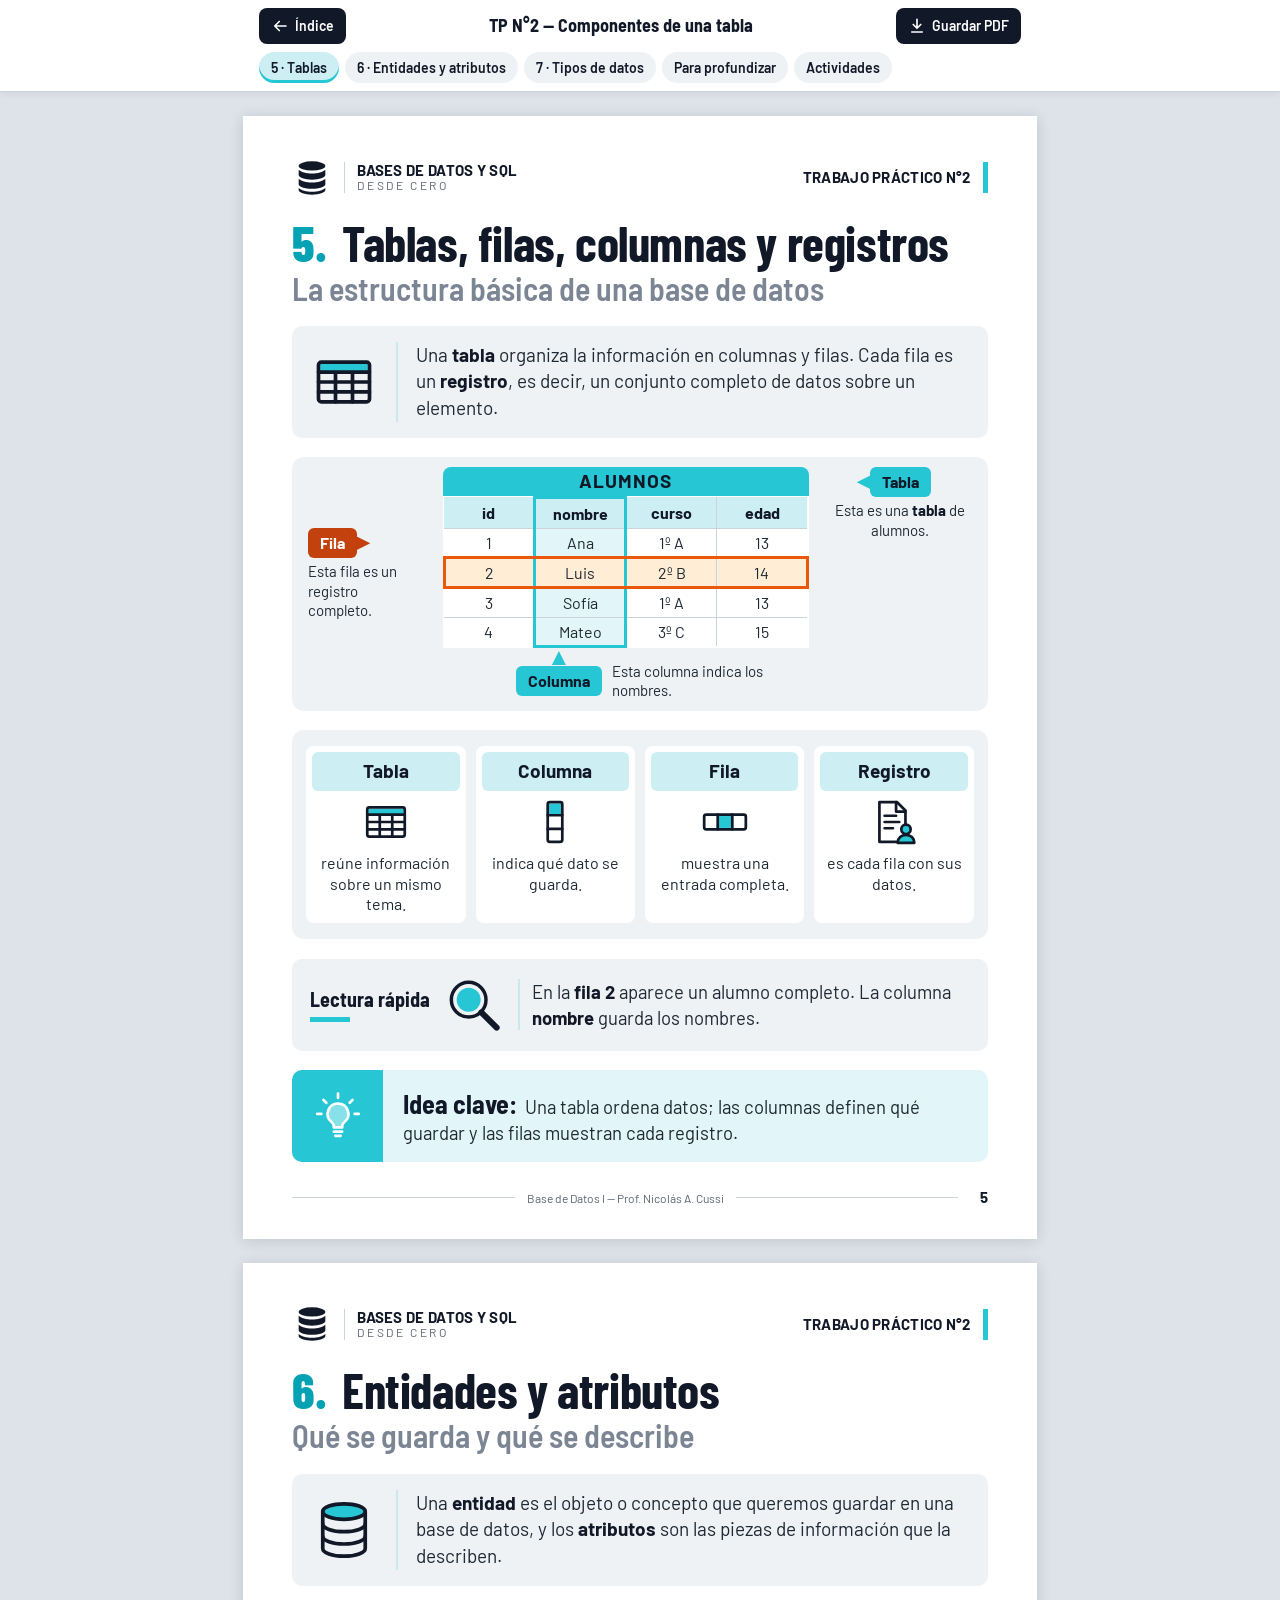
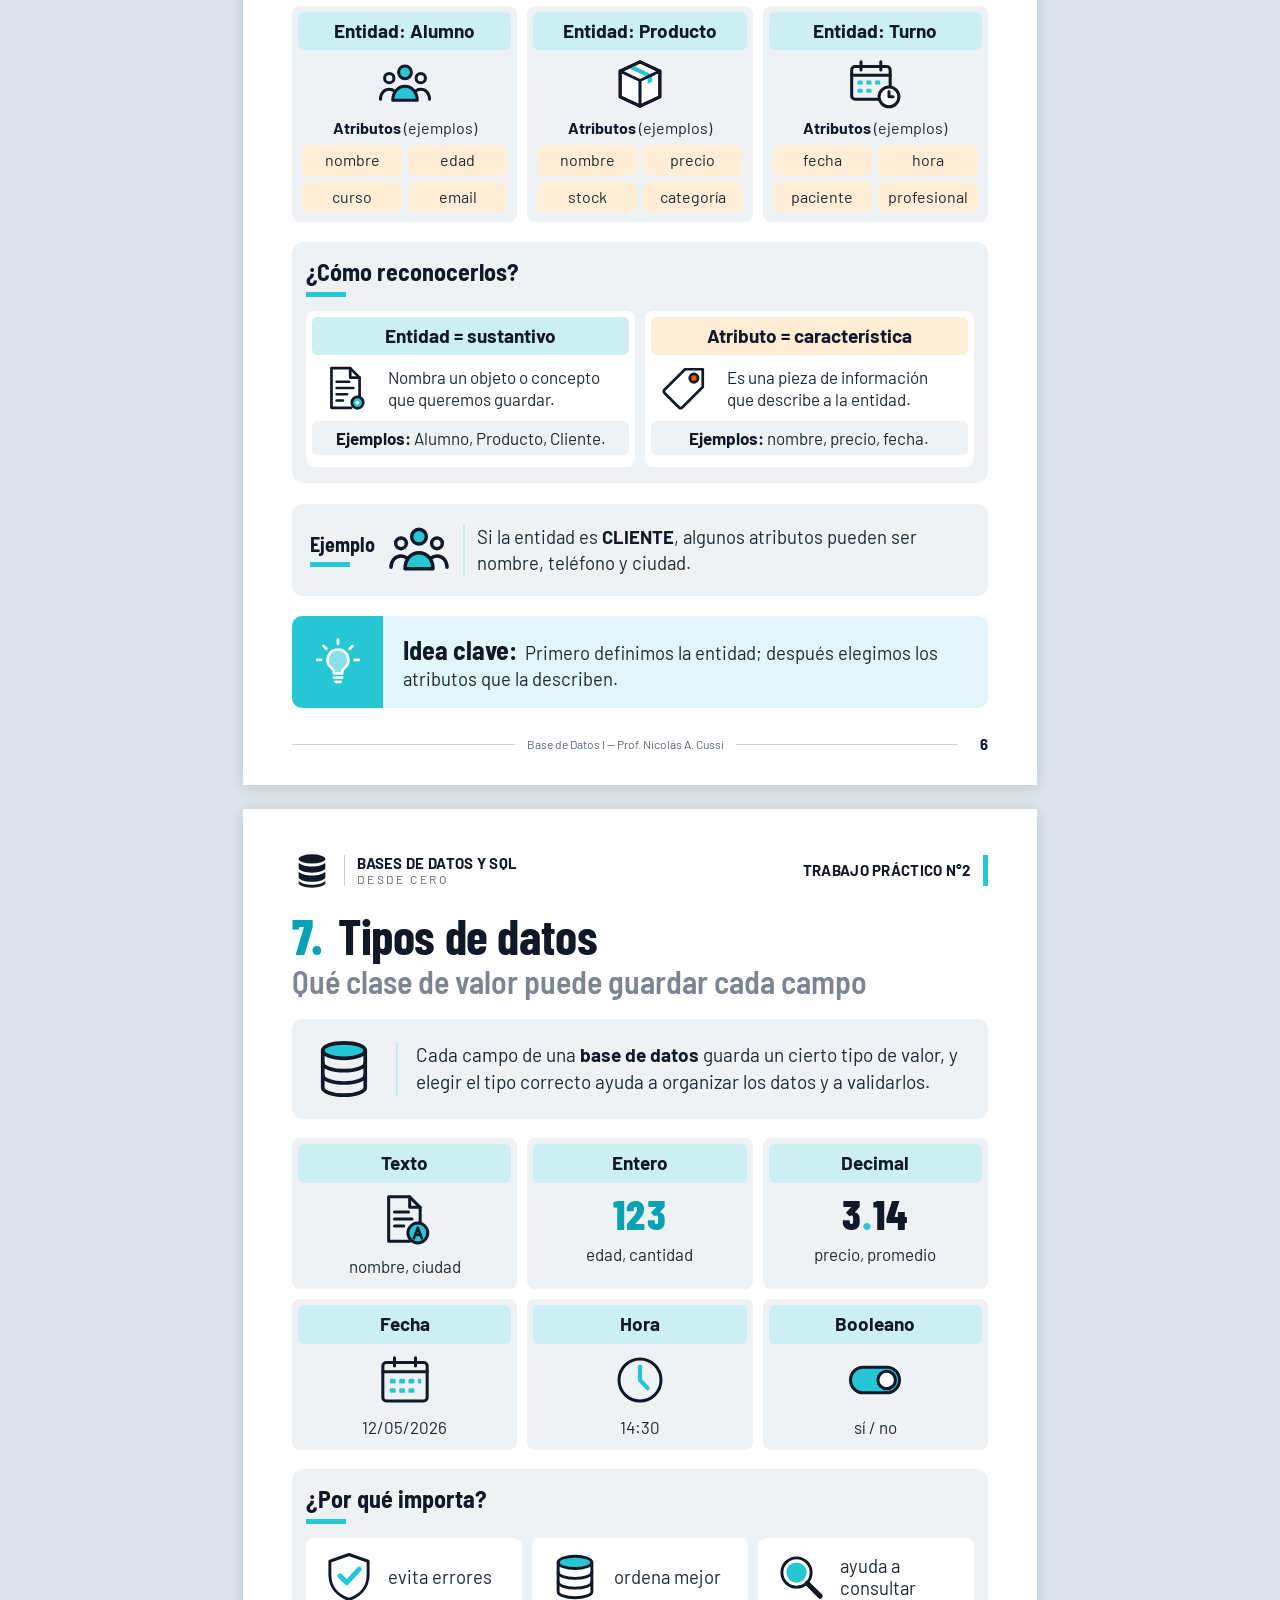
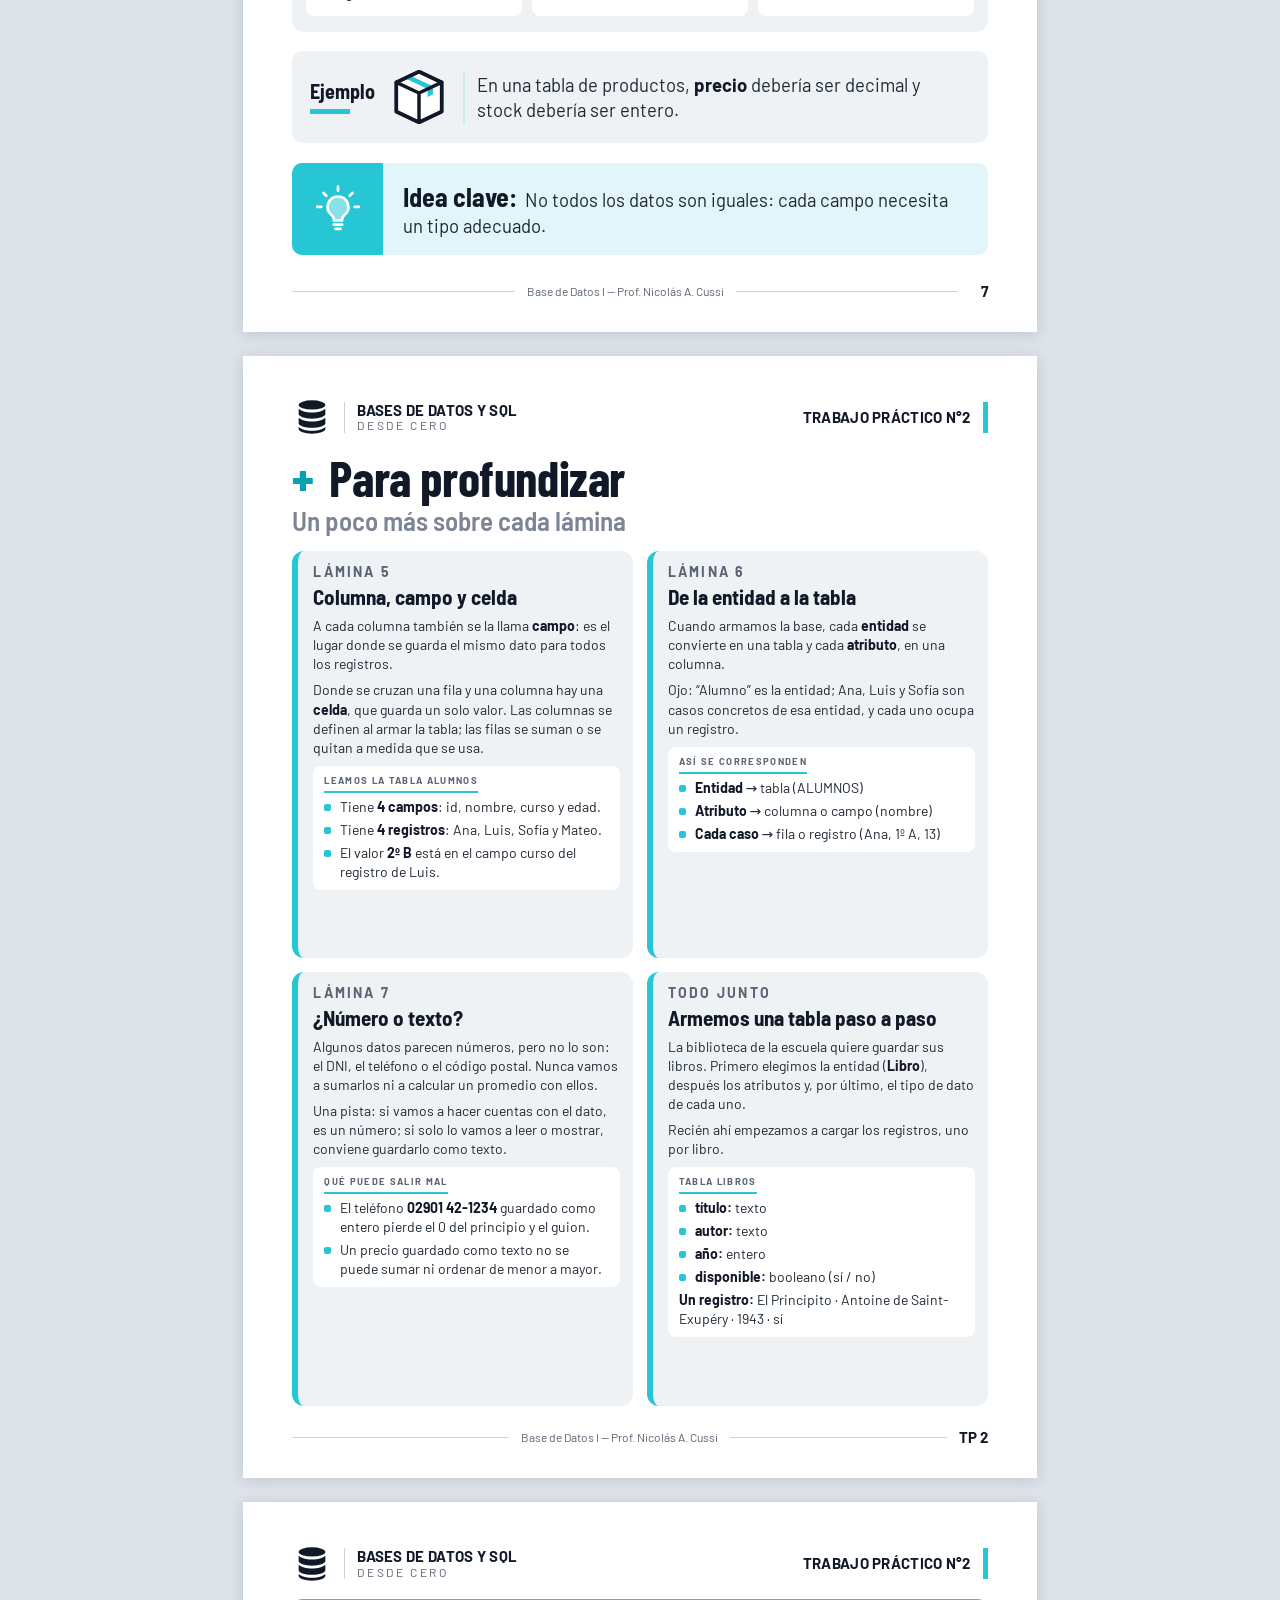
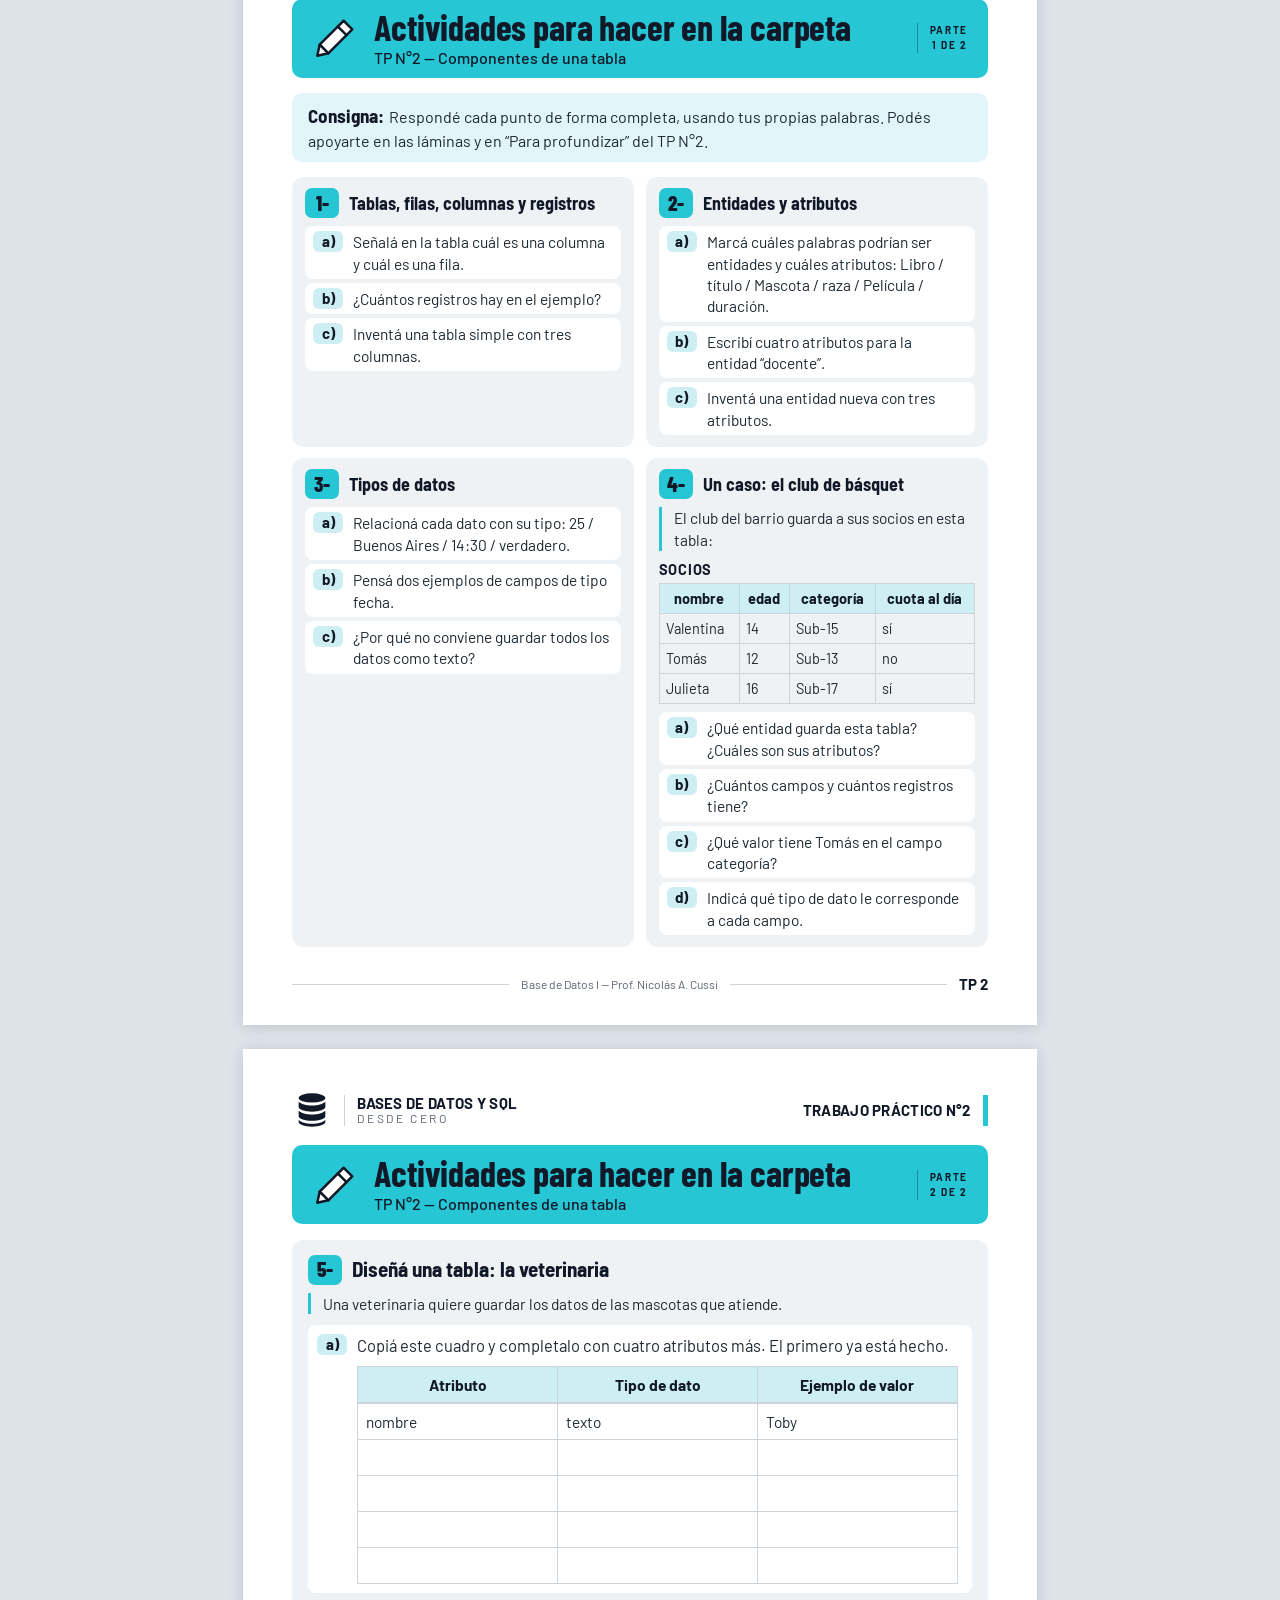
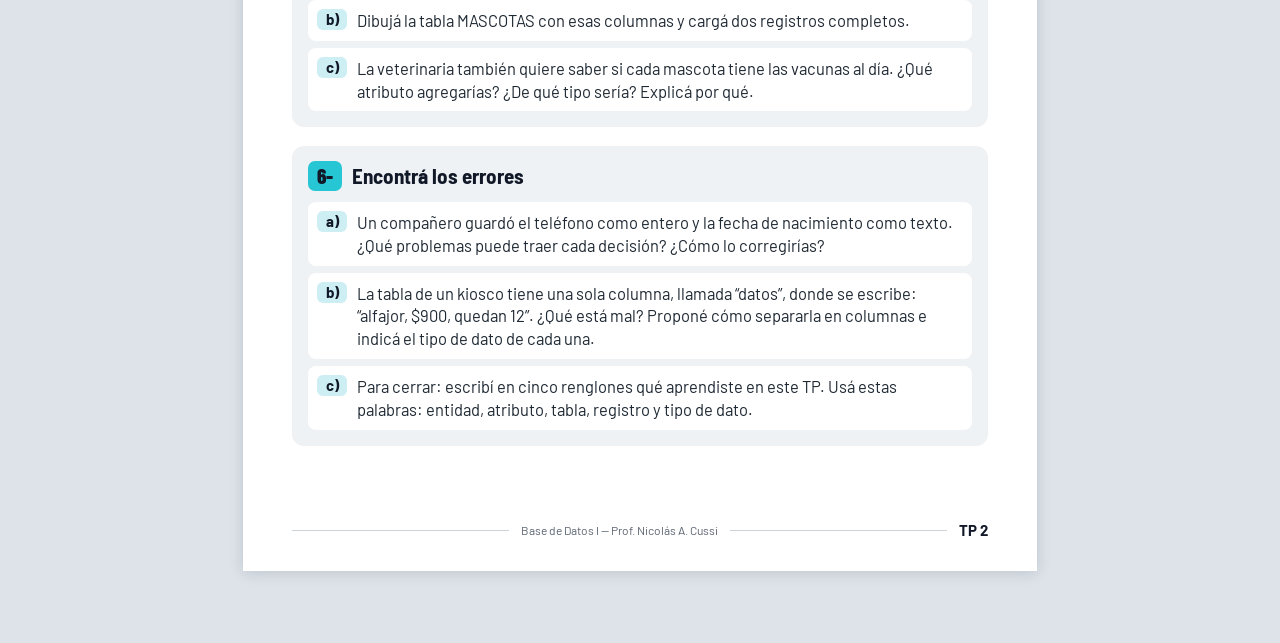
<file: unidades/tp02.html>
<!DOCTYPE html>
<html lang="es-AR">
<head>
  <meta charset="utf-8">
  <meta name="viewport" content="width=device-width, initial-scale=1">
  <title>TP N°2 — Componentes de una tabla · Base de Datos I</title>
  <meta name="description" content="TP N°2 de Base de Datos I: tablas, filas, columnas y registros; entidades y atributos; tipos de datos. Prof. Nicolás A. Cussi.">
  <meta name="theme-color" content="#26C6D4">
  <link rel="preload" href="../assets/fonts/barlow-latin-400-normal.woff2" as="font" type="font/woff2" crossorigin>
  <link rel="preload" href="../assets/fonts/barlow-semi-condensed-latin-700-normal.woff2" as="font" type="font/woff2" crossorigin>
  <link rel="stylesheet" href="../assets/css/estilos.css">
</head>
<body data-tp="2" class="modulo-1">

<!-- ====== Íconos (SVG simples, rehechos a partir del PDF) ====== -->
<svg width="0" height="0" style="position:absolute" aria-hidden="true" focusable="false">
  <defs>
    <symbol id="i-db-solido" viewBox="0 0 48 48">
      <g style="fill:currentColor;stroke:none">
        <ellipse cx="24" cy="9.5" rx="16" ry="5.5"/>
        <path d="M8 14c2.8 2.9 9.1 4.5 16 4.5S37.2 16.9 40 14v6.5c0 3-7.2 5.5-16 5.5S8 23.5 8 20.5z"/>
        <path d="M8 25c2.8 2.9 9.1 4.5 16 4.5S37.2 27.9 40 25v6.5c0 3-7.2 5.5-16 5.5S8 34.5 8 31.5z"/>
        <path d="M8 36c2.8 2.9 9.1 4.5 16 4.5S37.2 38.9 40 36v2.5c0 3-7.2 5.5-16 5.5S8 41.5 8 38.5z"/>
      </g>
    </symbol>
    <symbol id="i-db" viewBox="0 0 48 48">
      <ellipse cx="24" cy="11" rx="15" ry="5.5" style="fill:var(--ac)"/>
      <path d="M9 11v26c0 3 6.7 5.5 15 5.5S39 40 39 37V11"/>
      <path d="M9 19.7c0 3 6.7 5.5 15 5.5s15-2.5 15-5.5M9 28.4c0 3 6.7 5.5 15 5.5s15-2.5 15-5.5"/>
    </symbol>
    <symbol id="i-tabla" viewBox="0 0 48 48">
      <path d="M7.3 11.3h33.4V17H7.3z" style="fill:var(--ac);stroke:none"/>
      <rect x="6" y="10" width="36" height="28" rx="2"/>
      <path d="M6 17h36M6 24h36M6 31h36M18 17v21M30 17v21"/>
    </symbol>
    <symbol id="i-columna" viewBox="0 0 48 48">
      <rect x="18.3" y="6.3" width="11.4" height="11.2" style="fill:var(--ac);stroke:none"/>
      <rect x="17" y="5" width="14" height="38" rx="2"/>
      <path d="M17 17.5h14M17 30.5h14"/>
    </symbol>
    <symbol id="i-fila" viewBox="0 0 48 48">
      <rect x="17.3" y="18.3" width="13.4" height="11.4" style="fill:var(--ac);stroke:none"/>
      <rect x="4" y="17" width="40" height="14" rx="2"/>
      <path d="M17 17v14M31 17v14"/>
    </symbol>
    <symbol id="i-registro" viewBox="0 0 48 48">
      <path d="M27 43H10V5h17l8 8v14"/>
      <path d="M26 5v9h9"/>
      <path d="M15 18h11M15 24h14M15 30h8"/>
      <circle cx="35.5" cy="31" r="4.5" style="fill:var(--ac)"/>
      <path d="M27.5 44c0-4.6 3.6-7.6 8-7.6s8 3 8 7.6z" style="fill:var(--ac)"/>
    </symbol>
    <symbol id="i-lupa" viewBox="0 0 48 48">
      <circle cx="20" cy="20" r="9" style="fill:var(--ac);stroke:none"/>
      <circle cx="20" cy="20" r="13"/>
      <path d="M29.5 29.5 41 41" style="stroke-width:4.5"/>
    </symbol>
    <symbol id="i-foco" viewBox="0 0 48 48">
      <path d="M24 2.5v4M10 8.5l2.8 2.8M38 8.5l-2.8 2.8M4 22h4M40 22h4"/>
      <path d="M24 12a10 10 0 0 0-6.2 17.8c1.4 1.2 2.2 2.6 2.2 4.2v1h8v-1c0-1.6.8-3 2.2-4.2A10 10 0 0 0 24 12z" style="fill:var(--ac)"/>
      <path d="M20 39h8M21.5 43h5"/>
    </symbol>
    <symbol id="i-personas" viewBox="0 0 48 48">
      <circle cx="10.5" cy="19" r="4"/>
      <path d="M3 37c0-5 3.3-8.5 7.5-8.5 1.9 0 3.4.6 4.6 1.6"/>
      <circle cx="37.5" cy="19" r="4"/>
      <path d="M45 37c0-5-3.3-8.5-7.5-8.5-1.9 0-3.4.6-4.6 1.6"/>
      <circle cx="24" cy="14" r="5.5" style="fill:var(--ac)"/>
      <path d="M13.5 38c0-7 4.7-12 10.5-12s10.5 5 10.5 12z" style="fill:var(--ac)"/>
    </symbol>
    <symbol id="i-caja" viewBox="0 0 48 48">
      <path d="M24 5l17 8v22l-17 8-17-8V13z" style="fill:#fff"/>
      <path d="M13.5 10 17.5 8 34.5 16 34.5 22 30.5 24 30.5 18z" style="fill:var(--ac);stroke:none"/>
      <path d="M24 5l17 8v22l-17 8-17-8V13z"/>
      <path d="M7 13l17 8 17-8M24 21v22"/>
    </symbol>
    <symbol id="i-turnos" viewBox="0 0 48 48">
      <rect x="4" y="9" width="33" height="28" rx="3"/>
      <path d="M4 16.5h33M12 5v7M29 5v7"/>
      <g style="fill:var(--ac);stroke:none">
        <rect x="9" y="21" width="4.5" height="3.5" rx="1"/><rect x="16.5" y="21" width="4.5" height="3.5" rx="1"/><rect x="24" y="21" width="4.5" height="3.5" rx="1"/>
        <rect x="9" y="28" width="4.5" height="3.5" rx="1"/><rect x="16.5" y="28" width="4.5" height="3.5" rx="1"/>
      </g>
      <circle cx="36" cy="35" r="8.5" style="fill:#fff"/>
      <path d="M36 30.5V35h3.5"/>
    </symbol>
    <symbol id="i-doc" viewBox="0 0 48 48">
      <path d="M30 43H11V5h18l9 9v19"/>
      <path d="M29 5v9h9"/>
      <path d="M16 18h12M16 24h16M16 30h10M16 36h6"/>
      <circle cx="36" cy="38" r="5.5" style="fill:var(--ac)"/>
      <circle cx="36" cy="38" r="1.8" style="fill:#fff;stroke:none"/>
    </symbol>
    <symbol id="i-etiqueta" viewBox="0 0 48 48">
      <path d="M25 6h17v17L22.5 42.5a2.5 2.5 0 0 1-3.5 0L5.5 29a2.5 2.5 0 0 1 0-3.5z" style="fill:#fff"/>
      <circle cx="33.5" cy="14.5" r="4" style="fill:var(--ac)"/>
    </symbol>
    <symbol id="i-texto" viewBox="0 0 48 48">
      <path d="M28 43H10V5h18l9 9v13"/>
      <path d="M28 5v9h9"/>
      <path d="M15 18h12M15 24h15M15 30h8"/>
      <circle cx="35" cy="36" r="8.5" style="fill:var(--ac)"/>
      <path d="M31.6 40.5 35 31.5l3.4 9M32.7 37.6h4.6" style="stroke-width:2.2"/>
    </symbol>
    <symbol id="i-calendario" viewBox="0 0 48 48">
      <rect x="5" y="9" width="38" height="33" rx="3"/>
      <path d="M5 17h38M15 5v7M33 5v7"/>
      <g style="fill:var(--ac);stroke:none">
        <rect x="11" y="23" width="5" height="4" rx="1"/><rect x="19" y="23" width="5" height="4" rx="1"/><rect x="27" y="23" width="5" height="4" rx="1"/><rect x="35" y="23" width="3" height="4" rx="1"/>
        <rect x="11" y="31" width="5" height="4" rx="1"/><rect x="19" y="31" width="5" height="4" rx="1"/><rect x="27" y="31" width="5" height="4" rx="1"/>
      </g>
    </symbol>
    <symbol id="i-reloj" viewBox="0 0 48 48">
      <circle cx="24" cy="24" r="18"/>
      <path d="M24 12.5V24l6.5 7" style="stroke:var(--ac);stroke-width:3.6"/>
    </symbol>
    <symbol id="i-interruptor" viewBox="0 0 48 48">
      <rect x="3" y="13" width="42" height="22" rx="11" style="fill:var(--ac)"/>
      <circle cx="34" cy="24" r="7.5" style="fill:#fff"/>
    </symbol>
    <symbol id="i-escudo" viewBox="0 0 48 48">
      <path d="M24 4 7 10v12c0 11 7 18.500 17 22 10-3.500 17-11 17-22V10z" style="fill:#fff"/>
      <path d="M16 23l6 6 11-12" style="stroke:var(--ac);stroke-width:4.5"/>
    </symbol>
    <symbol id="i-lapiz" viewBox="0 0 48 48">
      <path d="M33 6l9 9-25 25-9-9z" style="fill:var(--ac)"/>
      <path d="M8 31 5.5 42.5 17 40z" style="fill:#fff"/>
      <path d="M27 12l9 9"/>
    </symbol>
    <symbol id="i-descarga" viewBox="0 0 24 24">
      <path d="M12 3v12M7 10l5 5 5-5M5 20h14"/>
    </symbol>
    <symbol id="i-atras" viewBox="0 0 24 24">
      <path d="M20 12H5M11 6l-6 6 6 6"/>
    </symbol>
  </defs>
</svg>

<a class="saltar" href="#contenido">Saltar al contenido</a>

<header class="barra">
  <div class="barra__fila">
    <a class="boton barra__volver" href="../index.html"><svg aria-hidden="true" focusable="false"><use href="#i-atras"/></svg><span>Índice</span></a>
    <span class="barra__titulo">TP N°2 — Componentes de una tabla</span>
    <button class="boton" type="button" data-imprimir aria-label="Guardar en PDF">
      <svg aria-hidden="true" focusable="false"><use href="#i-descarga"/></svg><span><span class="boton__largo">Guardar </span>PDF</span>
    </button>
  </div>
  <nav class="partes" aria-label="Partes del TP N°2">
    <a href="#pag-5">5 · Tablas</a>
    <a href="#pag-6">6 · Entidades y atributos</a>
    <a href="#pag-7">7 · Tipos de datos</a>
    <a href="#profundizar">Para profundizar</a>
    <a href="#actividades">Actividades</a>
  </nav>
</header>

<main id="contenido" class="laminas">
  <h1 class="sr-only">TP N°2 — Componentes de una tabla</h1>

  <!-- =================== LÁMINA 5 (PDF pág. 9) =================== -->
  <article class="lamina" id="pag-5" aria-labelledby="t5">
    <div class="cab" aria-hidden="true">
      <svg class="cab__logo"><use href="#i-db-solido"/></svg>
      <div class="cab__marca"><b>BASES DE DATOS Y SQL</b><span>DESDE CERO</span></div>
      <div class="cab__lema">TRABAJO PRÁCTICO <span class="cab__lema-n">N°2</span></div>
      <span class="cab__raya"></span>
    </div>

    <div class="tit">
      <h2 class="tit__h" id="t5"><span class="tit__num">5.</span> Tablas, filas, columnas y registros</h2>
      <p class="tit__sub">La estructura básica de una base de datos</p>
    </div>

    <div class="intro">
      <svg class="ico ico--xl" aria-hidden="true" focusable="false"><use href="#i-tabla"/></svg>
      <p>Una <strong>tabla</strong> organiza la información en columnas y filas. Cada fila es un <strong>registro</strong>, es decir, un conjunto completo de datos sobre un elemento.</p>
    </div>

    <div class="panel senalada">
      <table class="tabla-ej">
        <caption>ALUMNOS</caption>
        <colgroup><col><col class="marca-col"><col><col></colgroup>
        <thead>
          <tr><th scope="col">id</th><th scope="col">nombre</th><th scope="col">curso</th><th scope="col">edad</th></tr>
        </thead>
        <tbody>
          <tr><td>1</td><td>Ana</td><td>1º A</td><td>13</td></tr>
          <tr class="marca-fila"><td>2</td><td>Luis</td><td>2º B</td><td>14</td></tr>
          <tr><td>3</td><td>Sofía</td><td>1º A</td><td>13</td></tr>
          <tr><td>4</td><td>Mateo</td><td>3º C</td><td>15</td></tr>
        </tbody>
      </table>
      <div class="senal senal--fila"><b>Fila</b><p>Esta fila es un registro completo.</p></div>
      <div class="senal senal--tabla"><b>Tabla</b><p>Esta es una <strong>tabla</strong> de alumnos.</p></div>
      <div class="senal senal--col"><b>Columna</b><p>Esta columna indica los nombres.</p></div>
    </div>

    <div class="panel">
      <ul class="ambitos ambitos--4">
        <li class="tarjeta"><h3 class="tarjeta__cab">Tabla</h3><svg class="ico ico--l" aria-hidden="true" focusable="false"><use href="#i-tabla"/></svg><p>reúne información sobre un mismo tema.</p></li>
        <li class="tarjeta"><h3 class="tarjeta__cab">Columna</h3><svg class="ico ico--l" aria-hidden="true" focusable="false"><use href="#i-columna"/></svg><p>indica qué dato se guarda.</p></li>
        <li class="tarjeta"><h3 class="tarjeta__cab">Fila</h3><svg class="ico ico--l" aria-hidden="true" focusable="false"><use href="#i-fila"/></svg><p>muestra una entrada completa.</p></li>
        <li class="tarjeta"><h3 class="tarjeta__cab">Registro</h3><svg class="ico ico--l" aria-hidden="true" focusable="false"><use href="#i-registro"/></svg><p>es cada fila con sus datos.</p></li>
      </ul>
    </div>

    <div class="ejemplo">
      <h3 class="subtitulo">Lectura rápida</h3>
      <svg class="ico ico--l" aria-hidden="true" focusable="false"><use href="#i-lupa"/></svg>
      <p>En la <strong>fila 2</strong> aparece un alumno completo. La columna <strong>nombre</strong> guarda los nombres.</p>
    </div>

    <aside class="idea" aria-label="Idea clave">
      <span class="idea__ico"><svg class="ico" aria-hidden="true" focusable="false"><use href="#i-foco"/></svg></span>
      <p><strong>Idea clave:</strong> Una tabla ordena datos; las columnas definen qué guardar y las filas muestran cada registro.</p>
    </aside>

    <footer class="pie">
      <span class="pie__linea"></span>
      <span>Base de Datos I — Prof. Nicolás A. Cussi</span>
      <span class="pie__linea"></span>
      <span class="pie__num" aria-label="Página 5">5</span>
    </footer>
  </article>

  <!-- =================== LÁMINA 6 (PDF pág. 10) =================== -->
  <article class="lamina" id="pag-6" aria-labelledby="t6">
    <div class="cab" aria-hidden="true">
      <svg class="cab__logo"><use href="#i-db-solido"/></svg>
      <div class="cab__marca"><b>BASES DE DATOS Y SQL</b><span>DESDE CERO</span></div>
      <div class="cab__lema">TRABAJO PRÁCTICO <span class="cab__lema-n">N°2</span></div>
      <span class="cab__raya"></span>
    </div>

    <div class="tit">
      <h2 class="tit__h" id="t6"><span class="tit__num">6.</span> Entidades y atributos</h2>
      <p class="tit__sub">Qué se guarda y qué se describe</p>
    </div>

    <div class="intro">
      <svg class="ico ico--xl" aria-hidden="true" focusable="false"><use href="#i-db"/></svg>
      <p>Una <strong>entidad</strong> es el objeto o concepto que queremos guardar en una base de datos, y los <strong>atributos</strong> son las piezas de información que la describen.</p>
    </div>

    <ul class="entidades">
      <li class="tarjeta">
        <h3 class="tarjeta__cab">Entidad: Alumno</h3>
        <svg class="ico ico--xl" aria-hidden="true" focusable="false"><use href="#i-personas"/></svg>
        <p class="tarjeta__rotulo"><strong>Atributos</strong> (ejemplos)</p>
        <ul class="chips grupo grupo--naranja"><li>nombre</li><li>edad</li><li>curso</li><li>email</li></ul>
      </li>
      <li class="tarjeta">
        <h3 class="tarjeta__cab">Entidad: Producto</h3>
        <svg class="ico ico--xl" aria-hidden="true" focusable="false"><use href="#i-caja"/></svg>
        <p class="tarjeta__rotulo"><strong>Atributos</strong> (ejemplos)</p>
        <ul class="chips grupo grupo--naranja"><li>nombre</li><li>precio</li><li>stock</li><li>categoría</li></ul>
      </li>
      <li class="tarjeta">
        <h3 class="tarjeta__cab">Entidad: Turno</h3>
        <svg class="ico ico--xl" aria-hidden="true" focusable="false"><use href="#i-turnos"/></svg>
        <p class="tarjeta__rotulo"><strong>Atributos</strong> (ejemplos)</p>
        <ul class="chips grupo grupo--naranja"><li>fecha</li><li>hora</li><li>paciente</li><li>profesional</li></ul>
      </li>
    </ul>

    <section class="panel" aria-labelledby="c6">
      <div class="panel__cab"><h3 class="subtitulo" id="c6">¿Cómo reconocerlos?</h3></div>
      <div class="reconocer">
        <div class="tarjeta">
          <h4 class="tarjeta__cab">Entidad = sustantivo</h4>
          <div class="reconocer__def"><svg class="ico ico--l" aria-hidden="true" focusable="false"><use href="#i-doc"/></svg><p>Nombra un objeto o concepto que queremos guardar.</p></div>
          <p class="reconocer__ej"><strong>Ejemplos:</strong> Alumno, Producto, Cliente.</p>
        </div>
        <div class="tarjeta grupo grupo--naranja">
          <h4 class="tarjeta__cab">Atributo = característica</h4>
          <div class="reconocer__def"><svg class="ico ico--l" aria-hidden="true" focusable="false"><use href="#i-etiqueta"/></svg><p>Es una pieza de información que describe a la entidad.</p></div>
          <p class="reconocer__ej"><strong>Ejemplos:</strong> nombre, precio, fecha.</p>
        </div>
      </div>
    </section>

    <div class="ejemplo">
      <h3 class="subtitulo">Ejemplo</h3>
      <svg class="ico ico--l" aria-hidden="true" focusable="false"><use href="#i-personas"/></svg>
      <p>Si la entidad es <strong>CLIENTE</strong>, algunos atributos pueden ser nombre, teléfono y ciudad.</p>
    </div>

    <aside class="idea" aria-label="Idea clave">
      <span class="idea__ico"><svg class="ico" aria-hidden="true" focusable="false"><use href="#i-foco"/></svg></span>
      <p><strong>Idea clave:</strong> Primero definimos la entidad; después elegimos los atributos que la describen.</p>
    </aside>

    <footer class="pie">
      <span class="pie__linea"></span>
      <span>Base de Datos I — Prof. Nicolás A. Cussi</span>
      <span class="pie__linea"></span>
      <span class="pie__num" aria-label="Página 6">6</span>
    </footer>
  </article>

  <!-- =================== LÁMINA 7 (PDF pág. 11) =================== -->
  <article class="lamina" id="pag-7" aria-labelledby="t7">
    <div class="cab" aria-hidden="true">
      <svg class="cab__logo"><use href="#i-db-solido"/></svg>
      <div class="cab__marca"><b>BASES DE DATOS Y SQL</b><span>DESDE CERO</span></div>
      <div class="cab__lema">TRABAJO PRÁCTICO <span class="cab__lema-n">N°2</span></div>
      <span class="cab__raya"></span>
    </div>

    <div class="tit">
      <h2 class="tit__h" id="t7"><span class="tit__num">7.</span> Tipos de datos</h2>
      <p class="tit__sub">Qué clase de valor puede guardar cada campo</p>
    </div>

    <div class="intro">
      <svg class="ico ico--xl" aria-hidden="true" focusable="false"><use href="#i-db"/></svg>
      <p>Cada campo de una <strong>base de datos</strong> guarda un cierto tipo de valor, y elegir el tipo correcto ayuda a organizar los datos y a validarlos.</p>
    </div>

    <ul class="tipos">
      <li class="tarjeta"><h3 class="tarjeta__cab">Texto</h3><svg class="ico ico--xl" aria-hidden="true" focusable="false"><use href="#i-texto"/></svg><p>nombre, ciudad</p></li>
      <li class="tarjeta"><h3 class="tarjeta__cab">Entero</h3><span class="tipo__valor tipo__valor--acento" aria-hidden="true">123</span><p>edad, cantidad</p></li>
      <li class="tarjeta"><h3 class="tarjeta__cab">Decimal</h3><span class="tipo__valor" aria-hidden="true">3<span>.</span>14</span><p>precio, promedio</p></li>
      <li class="tarjeta"><h3 class="tarjeta__cab">Fecha</h3><svg class="ico ico--xl" aria-hidden="true" focusable="false"><use href="#i-calendario"/></svg><p>12/05/2026</p></li>
      <li class="tarjeta"><h3 class="tarjeta__cab">Hora</h3><svg class="ico ico--xl" aria-hidden="true" focusable="false"><use href="#i-reloj"/></svg><p>14:30</p></li>
      <li class="tarjeta"><h3 class="tarjeta__cab">Booleano</h3><svg class="ico ico--xl" aria-hidden="true" focusable="false"><use href="#i-interruptor"/></svg><p>sí / no</p></li>
    </ul>

    <section class="panel" aria-labelledby="c7">
      <div class="panel__cab"><h3 class="subtitulo" id="c7">¿Por qué importa?</h3></div>
      <ul class="comun">
        <li><svg class="ico" aria-hidden="true" focusable="false"><use href="#i-escudo"/></svg>evita errores</li>
        <li><svg class="ico" aria-hidden="true" focusable="false"><use href="#i-db"/></svg>ordena mejor</li>
        <li><svg class="ico" aria-hidden="true" focusable="false"><use href="#i-lupa"/></svg>ayuda a consultar</li>
      </ul>
    </section>

    <div class="ejemplo">
      <h3 class="subtitulo">Ejemplo</h3>
      <svg class="ico ico--l" aria-hidden="true" focusable="false"><use href="#i-caja"/></svg>
      <p>En una tabla de productos, <strong>precio</strong> debería ser decimal y stock debería ser entero.</p>
    </div>

    <aside class="idea" aria-label="Idea clave">
      <span class="idea__ico"><svg class="ico" aria-hidden="true" focusable="false"><use href="#i-foco"/></svg></span>
      <p><strong>Idea clave:</strong> No todos los datos son iguales: cada campo necesita un tipo adecuado.</p>
    </aside>

    <footer class="pie">
      <span class="pie__linea"></span>
      <span>Base de Datos I — Prof. Nicolás A. Cussi</span>
      <span class="pie__linea"></span>
      <span class="pie__num" aria-label="Página 7">7</span>
    </footer>
  </article>

  <!-- =================== PARA PROFUNDIZAR (contenido nuevo, no está en el PDF) =================== -->
  <article class="lamina lamina--pf" id="profundizar" aria-labelledby="tpf" data-origen="nuevo">
    <div class="cab" aria-hidden="true">
      <svg class="cab__logo"><use href="#i-db-solido"/></svg>
      <div class="cab__marca"><b>BASES DE DATOS Y SQL</b><span>DESDE CERO</span></div>
      <div class="cab__lema">TRABAJO PRÁCTICO <span class="cab__lema-n">N°2</span></div>
      <span class="cab__raya"></span>
    </div>

    <div class="tit">
      <h2 class="tit__h" id="tpf"><span class="tit__num">+</span> Para profundizar</h2>
      <p class="tit__sub">Un poco más sobre cada lámina</p>
    </div>

    <div class="pf-grid">
    <section class="pf" aria-labelledby="pf1">
      <p class="pf__etiqueta">Lámina 5</p>
      <h3 class="pf__titulo" id="pf1">Columna, campo y celda</h3>
      <div class="pf__cols">
        <div class="pf__texto">
          <p>A cada columna también se la llama <strong>campo</strong>: es el lugar donde se guarda el mismo dato para todos los registros.</p>
          <p>Donde se cruzan una fila y una columna hay una <strong>celda</strong>, que guarda un solo valor. Las columnas se definen al armar la tabla; las filas se suman o se quitan a medida que se usa.</p>
        </div>
        <div class="pf__caja">
          <h4>Leamos la tabla ALUMNOS</h4>
          <ul class="pf__lista">
            <li>Tiene <strong>4 campos</strong>: id, nombre, curso y edad.</li>
            <li>Tiene <strong>4 registros</strong>: Ana, Luis, Sofía y Mateo.</li>
            <li>El valor <strong>2º B</strong> está en el campo curso del registro de Luis.</li>
          </ul>
        </div>
      </div>
    </section>

    <section class="pf" aria-labelledby="pf2">
      <p class="pf__etiqueta">Lámina 6</p>
      <h3 class="pf__titulo" id="pf2">De la entidad a la tabla</h3>
      <div class="pf__cols">
        <div class="pf__texto">
          <p>Cuando armamos la base, cada <strong>entidad</strong> se convierte en una tabla y cada <strong>atributo</strong>, en una columna.</p>
          <p>Ojo: “Alumno” es la entidad; Ana, Luis y Sofía son casos concretos de esa entidad, y cada uno ocupa un registro.</p>
        </div>
        <div class="pf__caja">
          <h4>Así se corresponden</h4>
          <ul class="pf__lista">
            <li><strong>Entidad</strong> → tabla (ALUMNOS)</li>
            <li><strong>Atributo</strong> → columna o campo (nombre)</li>
            <li><strong>Cada caso</strong> → fila o registro (Ana, 1º A, 13)</li>
          </ul>
        </div>
      </div>
    </section>

    <section class="pf" aria-labelledby="pf3">
      <p class="pf__etiqueta">Lámina 7</p>
      <h3 class="pf__titulo" id="pf3">¿Número o texto?</h3>
      <div class="pf__cols">
        <div class="pf__texto">
          <p>Algunos datos parecen números, pero no lo son: el DNI, el teléfono o el código postal. Nunca vamos a sumarlos ni a calcular un promedio con ellos.</p>
          <p>Una pista: si vamos a hacer cuentas con el dato, es un número; si solo lo vamos a leer o mostrar, conviene guardarlo como texto.</p>
        </div>
        <div class="pf__caja">
          <h4>Qué puede salir mal</h4>
          <ul class="pf__lista">
            <li>El teléfono <strong>02901 42-1234</strong> guardado como entero pierde el 0 del principio y el guion.</li>
            <li>Un precio guardado como texto no se puede sumar ni ordenar de menor a mayor.</li>
          </ul>
        </div>
      </div>
    </section>

    <section class="pf" aria-labelledby="pf4">
      <p class="pf__etiqueta">Todo junto</p>
      <h3 class="pf__titulo" id="pf4">Armemos una tabla paso a paso</h3>
      <div class="pf__cols">
        <div class="pf__texto">
          <p>La biblioteca de la escuela quiere guardar sus libros. Primero elegimos la entidad (<strong>Libro</strong>), después los atributos y, por último, el tipo de dato de cada uno.</p>
          <p>Recién ahí empezamos a cargar los registros, uno por libro.</p>
        </div>
        <div class="pf__caja">
          <h4>Tabla LIBROS</h4>
          <ul class="pf__lista">
            <li><strong>título:</strong> texto</li>
            <li><strong>autor:</strong> texto</li>
            <li><strong>año:</strong> entero</li>
            <li><strong>disponible:</strong> booleano (sí / no)</li>
          </ul>
          <p><strong>Un registro:</strong> El Principito · Antoine de Saint-Exupéry · 1943 · sí</p>
        </div>
      </div>
    </section>
    </div>

    <footer class="pie">
      <span class="pie__linea"></span>
      <span>Base de Datos I — Prof. Nicolás A. Cussi</span>
      <span class="pie__linea"></span>
      <span class="pie__num">TP 2</span>
    </footer>
  </article>

  <!-- =================== ACTIVIDADES · Parte 1 =================== -->
  <article class="lamina lamina--act" id="actividades" aria-labelledby="act-1">
    <div class="cab" aria-hidden="true">
      <svg class="cab__logo"><use href="#i-db-solido"/></svg>
      <div class="cab__marca"><b>BASES DE DATOS Y SQL</b><span>DESDE CERO</span></div>
      <div class="cab__lema">TRABAJO PRÁCTICO <span class="cab__lema-n">N°2</span></div>
      <span class="cab__raya"></span>
    </div>

    <header class="act-banda">
      <svg class="ico" aria-hidden="true" focusable="false"><use href="#i-lapiz"/></svg>
      <div>
        <h2 id="act-1">Actividades para hacer en la carpeta</h2>
        <p>TP N°2 — Componentes de una tabla</p>
      </div>
      <span class="act-banda__parte">Parte<br>1 de 2</span>
    </header>

    <p class="consigna"><strong>Consigna:</strong> Respondé cada punto de forma completa, usando tus propias palabras. Podés apoyarte en las láminas y en “Para profundizar” del TP N°2.</p>

    <!-- Puntos 1 a 3: consignas del PDF -->
    <ol class="acts acts--2col">
      <li class="act">
        <h3 class="act__titulo"><span class="act__num">1-</span> Tablas, filas, columnas y registros</h3>
        <ol class="act__items">
          <li><b class="act__letra">a)</b><div>Señalá en la tabla cuál es una columna y cuál es una fila.</div></li>
          <li><b class="act__letra">b)</b><div>¿Cuántos registros hay en el ejemplo?</div></li>
          <li><b class="act__letra">c)</b><div>Inventá una tabla simple con tres columnas.</div></li>
        </ol>
      </li>
      <li class="act">
        <h3 class="act__titulo"><span class="act__num">2-</span> Entidades y atributos</h3>
        <ol class="act__items">
          <li><b class="act__letra">a)</b><div>Marcá cuáles palabras podrían ser entidades y cuáles atributos: Libro / título / Mascota / raza / Película / duración.</div></li>
          <li><b class="act__letra">b)</b><div>Escribí cuatro atributos para la entidad “docente”.</div></li>
          <li><b class="act__letra">c)</b><div>Inventá una entidad nueva con tres atributos.</div></li>
        </ol>
      </li>
      <li class="act">
        <h3 class="act__titulo"><span class="act__num">3-</span> Tipos de datos</h3>
        <ol class="act__items">
          <li><b class="act__letra">a)</b><div>Relacioná cada dato con su tipo: 25 / Buenos Aires / 14:30 / verdadero.</div></li>
          <li><b class="act__letra">b)</b><div>Pensá dos ejemplos de campos de tipo fecha.</div></li>
          <li><b class="act__letra">c)</b><div>¿Por qué no conviene guardar todos los datos como texto?</div></li>
        </ol>
      </li>
      <!-- Punto 4: consigna nueva (no está en el PDF) -->
      <li class="act">
        <h3 class="act__titulo"><span class="act__num">4-</span> Un caso: el club de básquet</h3>
        <p class="act__caso">El club del barrio guarda a sus socios en esta tabla:</p>
        <table class="act-tabla act-tabla--datos">
          <caption>SOCIOS</caption>
          <thead><tr><th scope="col">nombre</th><th scope="col">edad</th><th scope="col">categoría</th><th scope="col">cuota al día</th></tr></thead>
          <tbody>
            <tr><td>Valentina</td><td>14</td><td>Sub-15</td><td>sí</td></tr>
            <tr><td>Tomás</td><td>12</td><td>Sub-13</td><td>no</td></tr>
            <tr><td>Julieta</td><td>16</td><td>Sub-17</td><td>sí</td></tr>
          </tbody>
        </table>
        <ol class="act__items">
          <li><b class="act__letra">a)</b><div>¿Qué entidad guarda esta tabla? ¿Cuáles son sus atributos?</div></li>
          <li><b class="act__letra">b)</b><div>¿Cuántos campos y cuántos registros tiene?</div></li>
          <li><b class="act__letra">c)</b><div>¿Qué valor tiene Tomás en el campo categoría?</div></li>
          <li><b class="act__letra">d)</b><div>Indicá qué tipo de dato le corresponde a cada campo.</div></li>
        </ol>
      </li>
    </ol>

    <footer class="pie">
      <span class="pie__linea"></span>
      <span>Base de Datos I — Prof. Nicolás A. Cussi</span>
      <span class="pie__linea"></span>
      <span class="pie__num">TP 2</span>
    </footer>
  </article>

  <!-- =================== ACTIVIDADES · Parte 2 (consignas nuevas) =================== -->
  <article class="lamina lamina--act" id="actividades-2" aria-labelledby="act-2" data-origen="nuevo">
    <div class="cab" aria-hidden="true">
      <svg class="cab__logo"><use href="#i-db-solido"/></svg>
      <div class="cab__marca"><b>BASES DE DATOS Y SQL</b><span>DESDE CERO</span></div>
      <div class="cab__lema">TRABAJO PRÁCTICO <span class="cab__lema-n">N°2</span></div>
      <span class="cab__raya"></span>
    </div>

    <header class="act-banda">
      <svg class="ico" aria-hidden="true" focusable="false"><use href="#i-lapiz"/></svg>
      <div>
        <h2 id="act-2">Actividades para hacer en la carpeta</h2>
        <p>TP N°2 — Componentes de una tabla</p>
      </div>
      <span class="act-banda__parte">Parte<br>2 de 2</span>
    </header>

    <ol class="acts acts--amplio" start="5">
      <li class="act">
        <h3 class="act__titulo"><span class="act__num">5-</span> Diseñá una tabla: la veterinaria</h3>
        <p class="act__caso">Una veterinaria quiere guardar los datos de las mascotas que atiende.</p>
        <ol class="act__items">
          <li><b class="act__letra">a)</b><div>Copiá este cuadro y completalo con cuatro atributos más. El primero ya está hecho.
            <table class="act-tabla">
              <caption class="sr-only">Atributos de la entidad Mascota</caption>
              <thead><tr><th scope="col">Atributo</th><th scope="col">Tipo de dato</th><th scope="col">Ejemplo de valor</th></tr></thead>
              <tbody>
                <tr><td>nombre</td><td>texto</td><td>Toby</td></tr>
                <tr><td></td><td></td><td></td></tr>
                <tr><td></td><td></td><td></td></tr>
                <tr><td></td><td></td><td></td></tr>
                <tr><td></td><td></td><td></td></tr>
              </tbody>
            </table></div></li>
          <li><b class="act__letra">b)</b><div>Dibujá la tabla MASCOTAS con esas columnas y cargá dos registros completos.</div></li>
          <li><b class="act__letra">c)</b><div>La veterinaria también quiere saber si cada mascota tiene las vacunas al día. ¿Qué atributo agregarías? ¿De qué tipo sería? Explicá por qué.</div></li>
        </ol>
      </li>
      <li class="act">
        <h3 class="act__titulo"><span class="act__num">6-</span> Encontrá los errores</h3>
        <ol class="act__items">
          <li><b class="act__letra">a)</b><div>Un compañero guardó el teléfono como entero y la fecha de nacimiento como texto. ¿Qué problemas puede traer cada decisión? ¿Cómo lo corregirías?</div></li>
          <li><b class="act__letra">b)</b><div>La tabla de un kiosco tiene una sola columna, llamada “datos”, donde se escribe: “alfajor, $900, quedan 12”. ¿Qué está mal? Proponé cómo separarla en columnas e indicá el tipo de dato de cada una.</div></li>
          <li><b class="act__letra">c)</b><div>Para cerrar: escribí en cinco renglones qué aprendiste en este TP. Usá estas palabras: entidad, atributo, tabla, registro y tipo de dato.</div></li>
        </ol>
      </li>
    </ol>

    <footer class="pie">
      <span class="pie__linea"></span>
      <span>Base de Datos I — Prof. Nicolás A. Cussi</span>
      <span class="pie__linea"></span>
      <span class="pie__num">TP 2</span>
    </footer>
  </article>
</main>

<script src="../assets/js/actividades.js"></script>
</body>
</html>
</file>
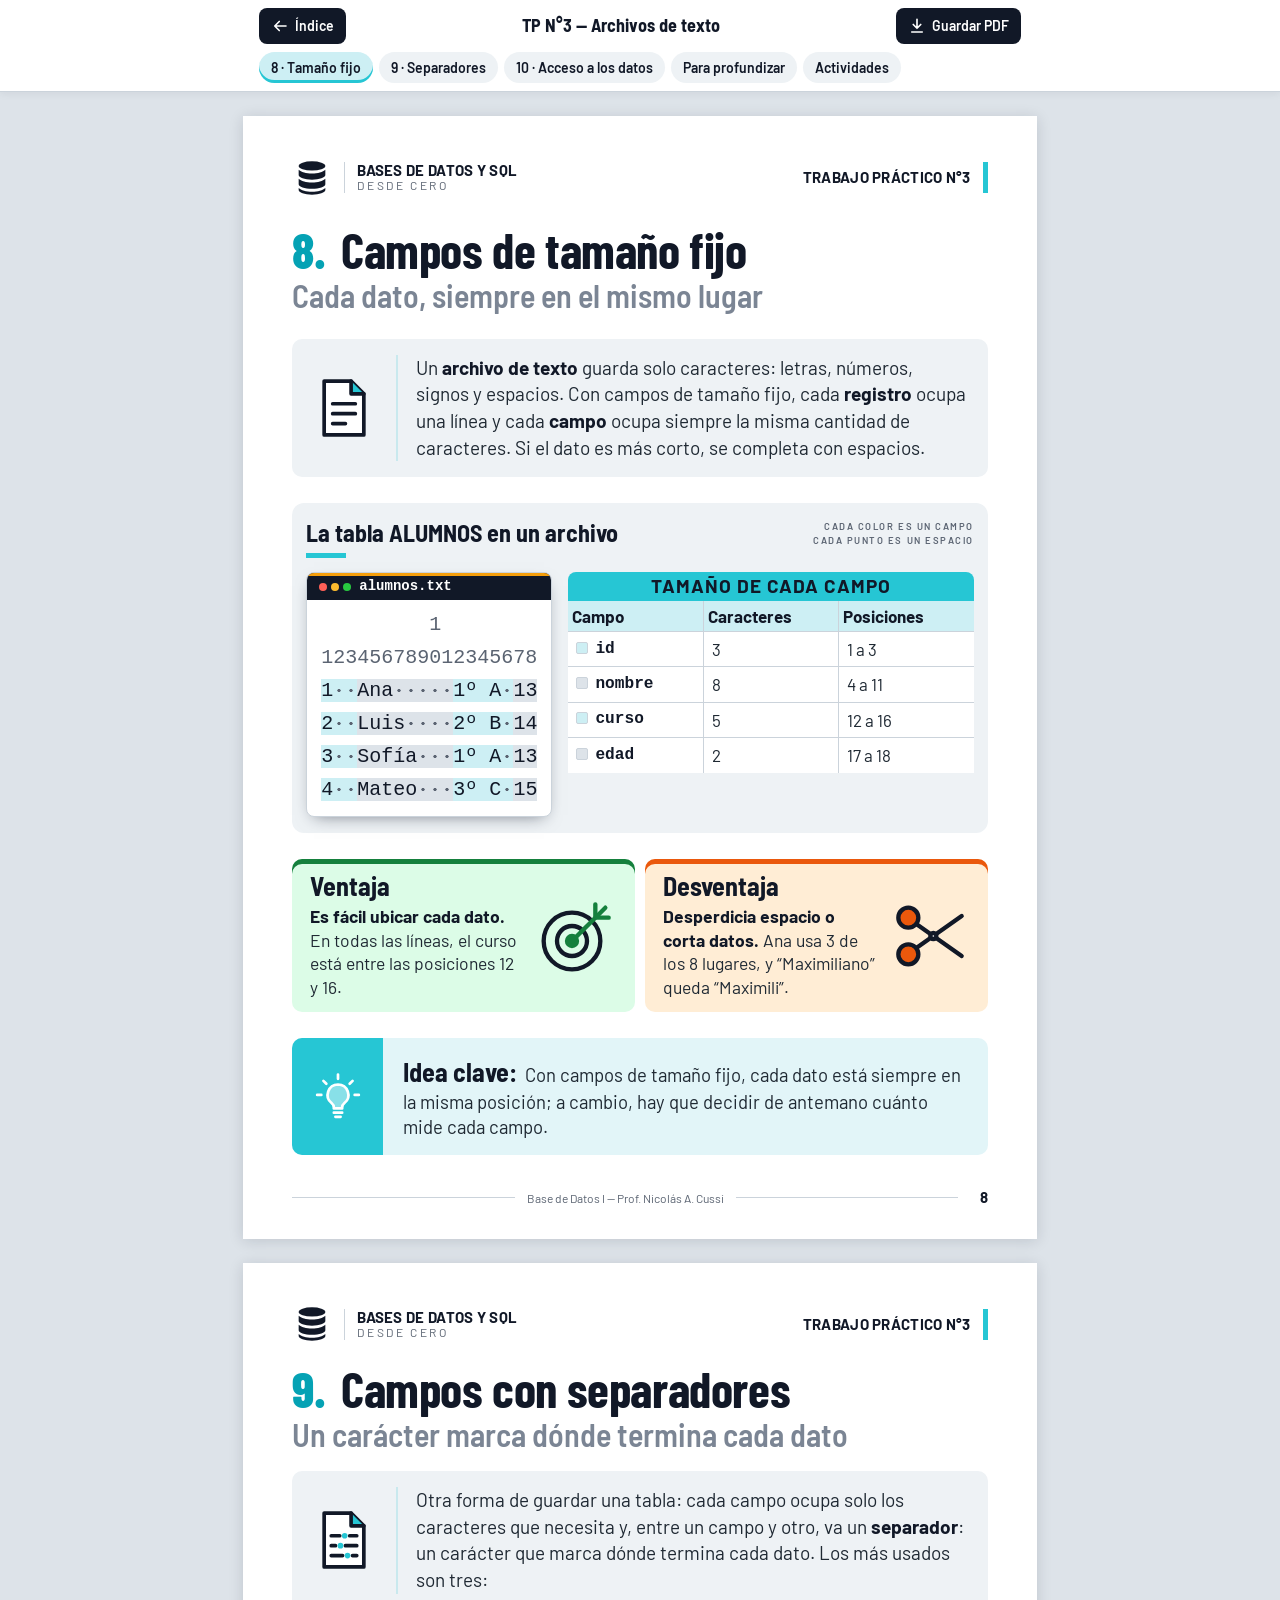
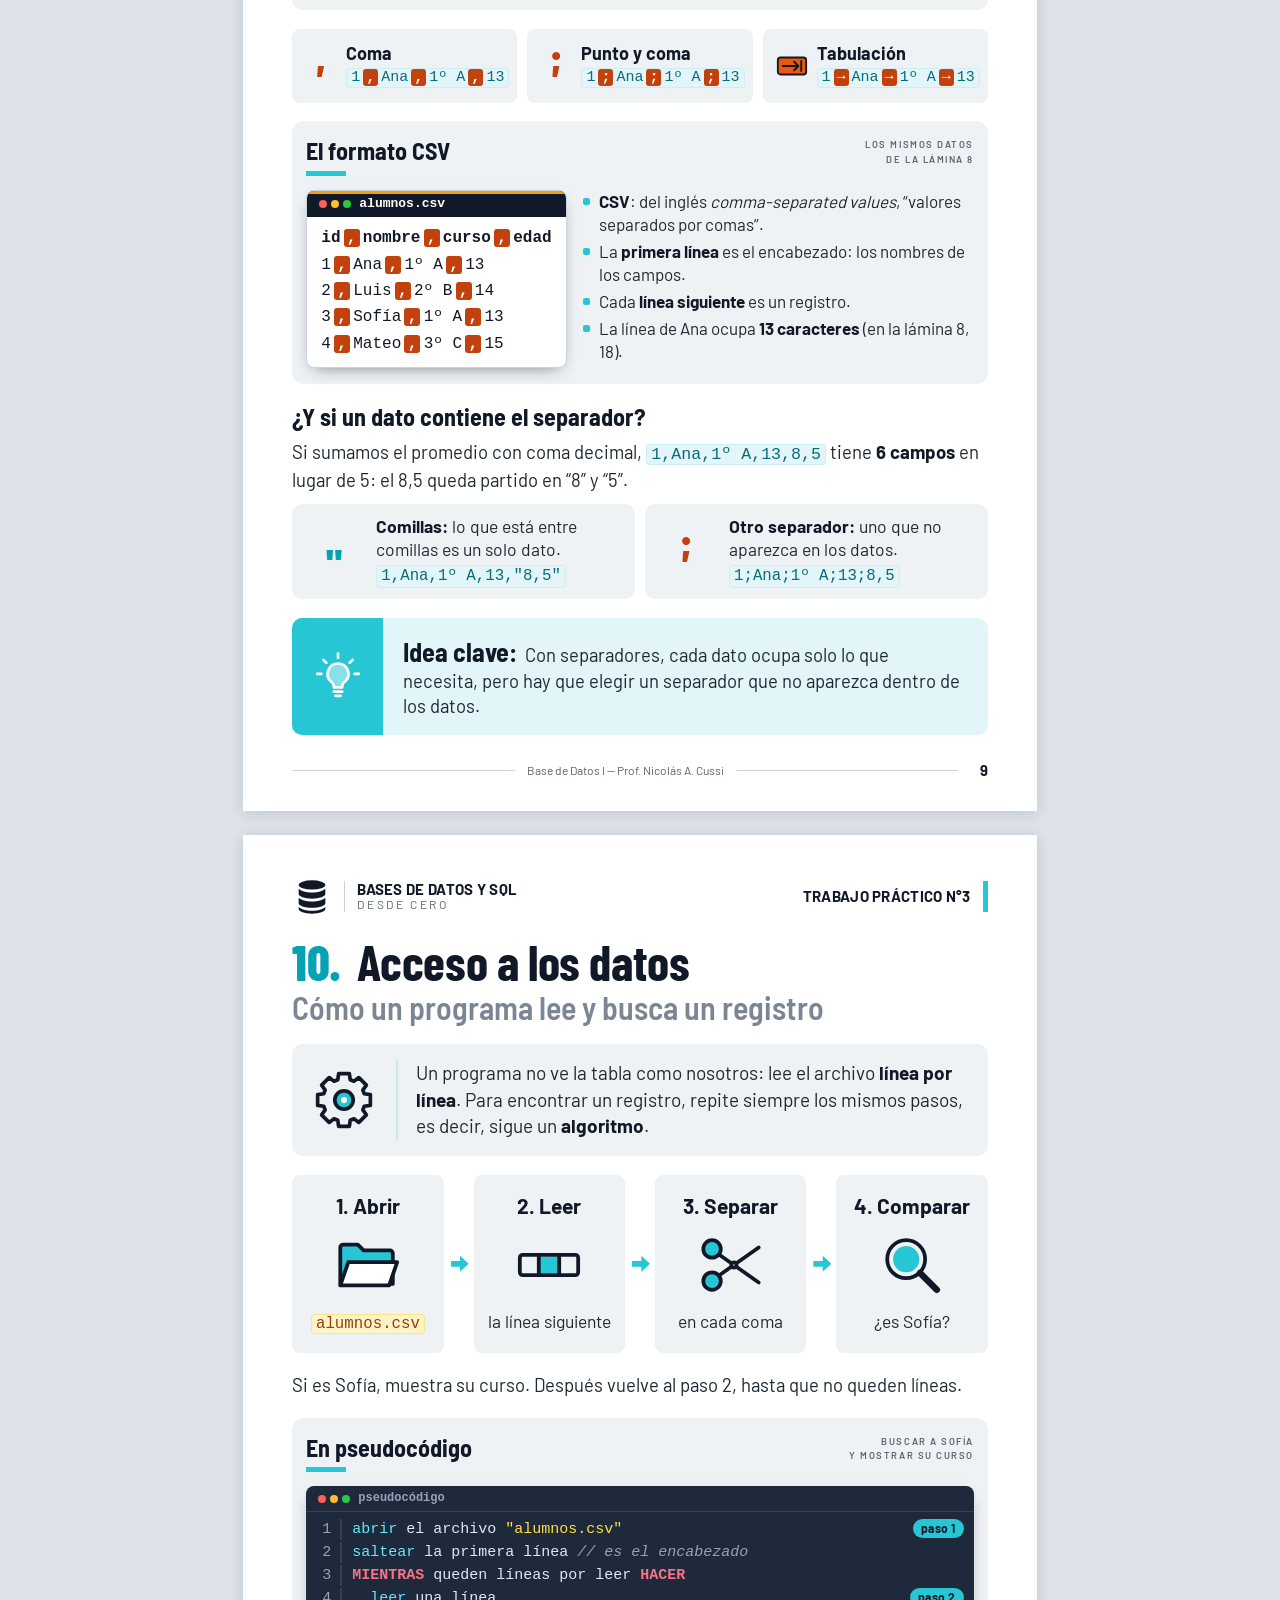
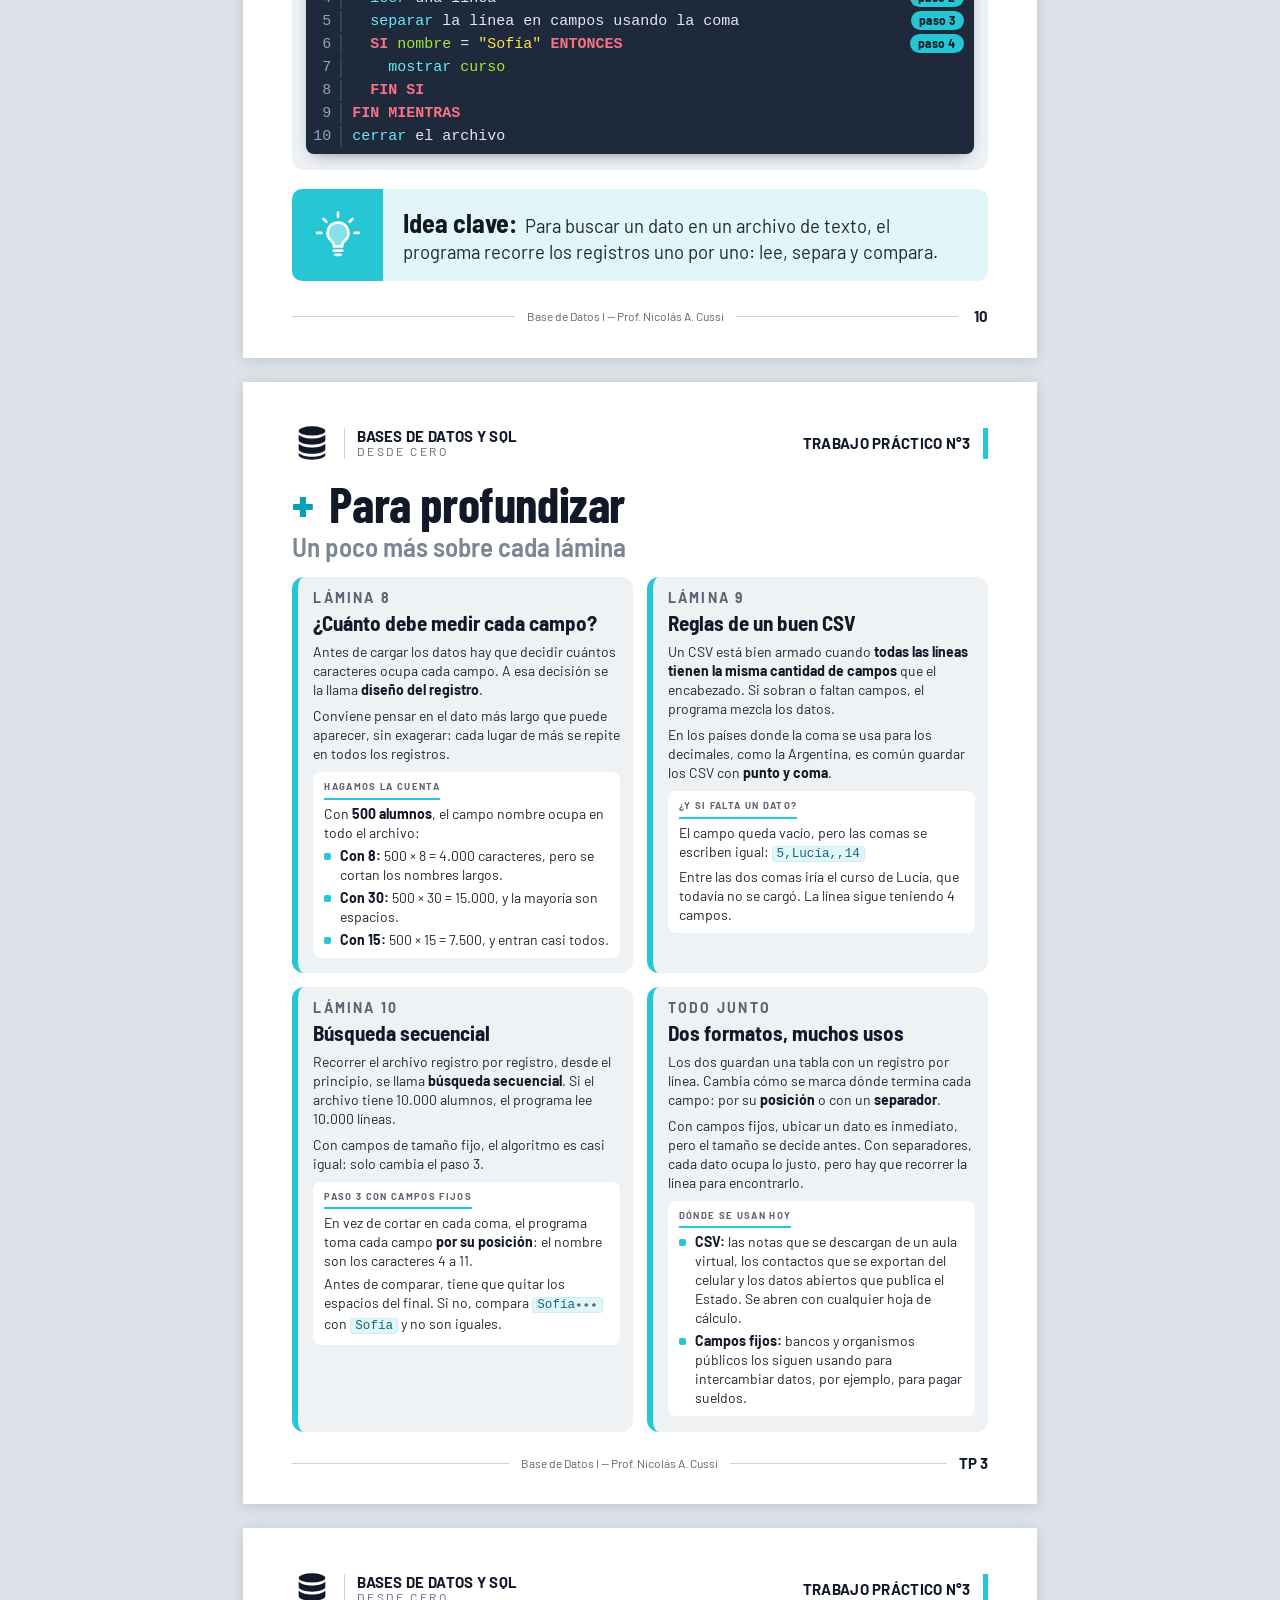
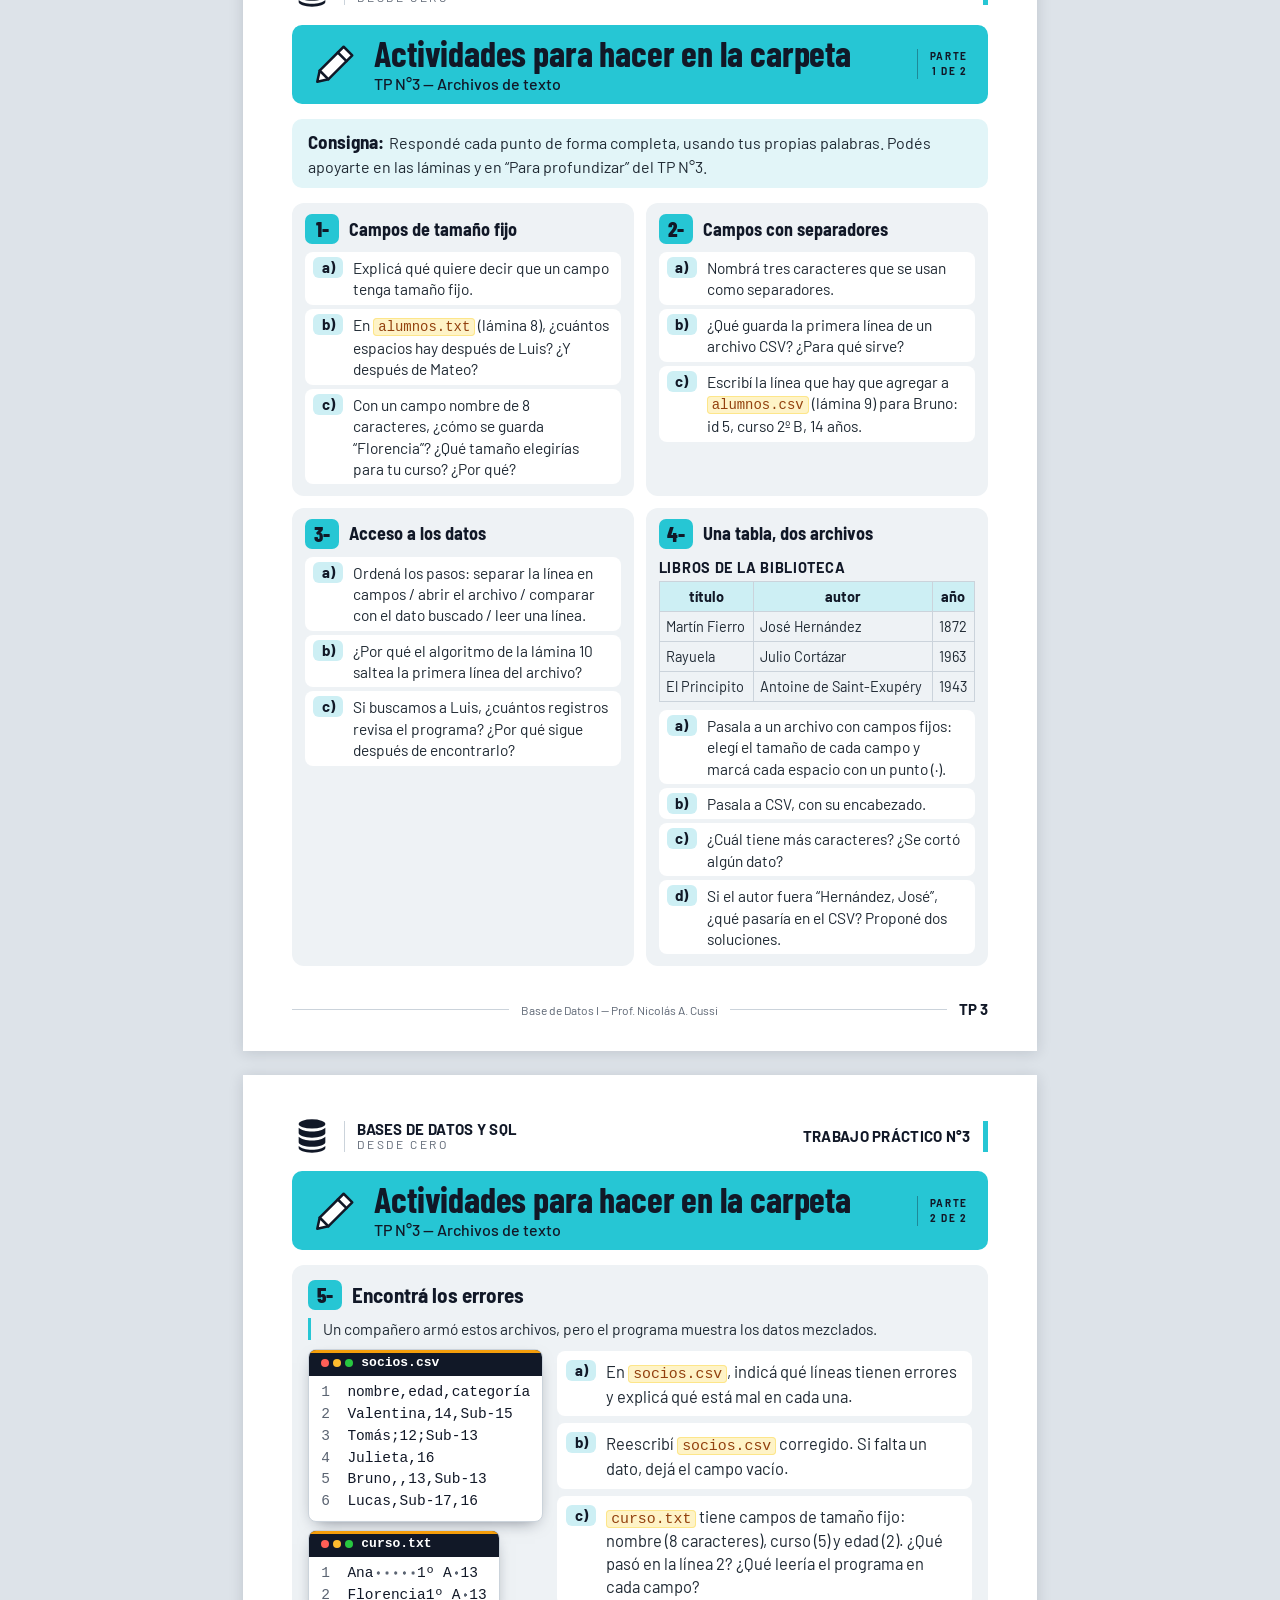
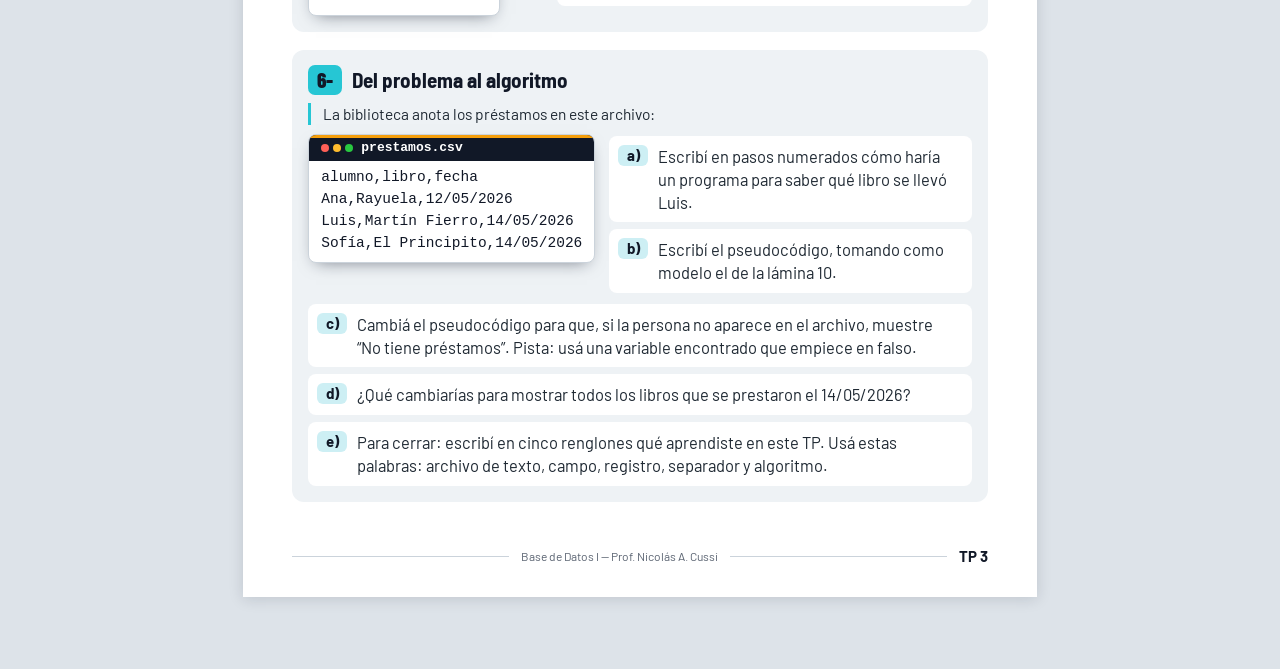
<file: unidades/tp03.html>
<!DOCTYPE html>
<html lang="es-AR">
<head>
  <meta charset="utf-8">
  <meta name="viewport" content="width=device-width, initial-scale=1">
  <title>TP N°3 — Archivos de texto · Base de Datos I</title>
  <meta name="description" content="TP N°3 de Base de Datos I: tablas guardadas en archivos de texto, con campos de tamaño fijo o con separadores (CSV), y algoritmos sencillos para leer y buscar un registro. Prof. Nicolás A. Cussi.">
  <meta name="theme-color" content="#26C6D4">
  <link rel="preload" href="../assets/fonts/barlow-latin-400-normal.woff2" as="font" type="font/woff2" crossorigin>
  <link rel="preload" href="../assets/fonts/barlow-semi-condensed-latin-700-normal.woff2" as="font" type="font/woff2" crossorigin>
  <link rel="stylesheet" href="../assets/css/estilos.css">
</head>
<body data-tp="3" class="modulo-1">

<!-- ====== Íconos (SVG simples) ====== -->
<svg width="0" height="0" style="position:absolute" aria-hidden="true" focusable="false">
  <defs>
    <symbol id="i-db-solido" viewBox="0 0 48 48">
      <g style="fill:currentColor;stroke:none">
        <ellipse cx="24" cy="9.5" rx="16" ry="5.5"/>
        <path d="M8 14c2.8 2.9 9.1 4.5 16 4.5S37.2 16.9 40 14v6.5c0 3-7.2 5.5-16 5.5S8 23.5 8 20.5z"/>
        <path d="M8 25c2.8 2.9 9.1 4.5 16 4.5S37.2 27.9 40 25v6.5c0 3-7.2 5.5-16 5.5S8 34.5 8 31.5z"/>
        <path d="M8 36c2.8 2.9 9.1 4.5 16 4.5S37.2 38.9 40 36v2.5c0 3-7.2 5.5-16 5.5S8 41.5 8 38.5z"/>
      </g>
    </symbol>
    <symbol id="i-hoja" viewBox="0 0 48 48">
      <path d="M10 5h19l9 9v29H10z" style="fill:#fff"/>
      <path d="M29 5v9h9" style="fill:var(--ac)"/>
      <path d="M16 21h16M16 28h16M16 35h9"/>
    </symbol>
    <symbol id="i-csv" viewBox="0 0 48 48">
      <path d="M10 5h19l9 9v29H10z" style="fill:#fff"/>
      <path d="M29 5v9h9" style="fill:var(--ac)"/>
      <path d="M15 21h6M28 21h5M15 28h3M25 28h8M15 35h8M30 35h3"/>
      <g style="fill:var(--ac);stroke:none">
        <circle cx="24.5" cy="21" r="2"/><circle cx="21.5" cy="28" r="2"/><circle cx="26.5" cy="35" r="2"/>
      </g>
    </symbol>
    <symbol id="i-engranaje" viewBox="0 0 48 48">
      <path d="M38.3 19.6 42.6 20.2 42.6 27.8 38.3 28.4 37.3 31 39.8 34.5 34.5 39.8 31 37.3 28.4 38.3 27.8 42.6 20.2 42.6 19.6 38.3 17 37.3 13.5 39.8 8.2 34.5 10.7 31 9.7 28.4 5.4 27.8 5.4 20.2 9.7 19.6 10.7 17 8.2 13.5 13.5 8.2 17 10.7 19.6 9.7 20.2 5.4 27.8 5.4 28.4 9.7 31 10.7 34.5 8.2 39.8 13.5 37.3 17Z"/>
      <circle cx="24" cy="24" r="6.5" style="fill:var(--ac)"/>
      <circle cx="24" cy="24" r="2.2" style="fill:#fff;stroke:none"/>
    </symbol>
    <symbol id="i-objetivo" viewBox="0 0 48 48">
      <circle cx="21" cy="27" r="17"/>
      <circle cx="21" cy="27" r="9"/>
      <circle cx="21" cy="27" r="3" style="fill:var(--ac);stroke:var(--ac)"/>
      <path d="M21 27 41 7" style="stroke:var(--ac)"/>
      <path d="M35 5v8h8" style="stroke:var(--ac)"/>
    </symbol>
    <symbol id="i-tijera" viewBox="0 0 48 48">
      <path d="M16 17 43 36M16 31 43 12"/>
      <circle cx="11" cy="13" r="6" style="fill:var(--ac)"/>
      <circle cx="11" cy="35" r="6" style="fill:var(--ac)"/>
      <circle cx="26" cy="24" r="1.8" style="fill:#fff"/>
    </symbol>
    <symbol id="i-tab" viewBox="0 0 48 48">
      <rect x="4" y="12" width="40" height="24" rx="4" style="fill:var(--ac)"/>
      <path d="M11 24h22M27 18l6 6-6 6M37 17v14"/>
    </symbol>
    <symbol id="i-carpeta" viewBox="0 0 48 48">
      <path d="M5 37V12a2 2 0 0 1 2-2h10l4 4h18a2 2 0 0 1 2 2v21z" style="fill:var(--ac)"/>
      <path d="M5 38l5.5-16H44l-5.5 16z" style="fill:#fff"/>
    </symbol>
    <symbol id="i-fila" viewBox="0 0 48 48">
      <rect x="17.3" y="18.3" width="13.4" height="11.4" style="fill:var(--ac);stroke:none"/>
      <rect x="4" y="17" width="40" height="14" rx="2"/>
      <path d="M17 17v14M31 17v14"/>
    </symbol>
    <symbol id="i-lupa" viewBox="0 0 48 48">
      <circle cx="20" cy="20" r="9" style="fill:var(--ac);stroke:none"/>
      <circle cx="20" cy="20" r="13"/>
      <path d="M29.5 29.5 41 41" style="stroke-width:4.5"/>
    </symbol>
    <symbol id="i-foco" viewBox="0 0 48 48">
      <path d="M24 2.5v4M10 8.5l2.8 2.8M38 8.5l-2.8 2.8M4 22h4M40 22h4"/>
      <path d="M24 12a10 10 0 0 0-6.2 17.8c1.4 1.2 2.2 2.6 2.2 4.2v1h8v-1c0-1.6.8-3 2.2-4.2A10 10 0 0 0 24 12z" style="fill:var(--ac)"/>
      <path d="M20 39h8M21.5 43h5"/>
    </symbol>
    <symbol id="i-lapiz" viewBox="0 0 48 48">
      <path d="M33 6l9 9-25 25-9-9z" style="fill:var(--ac)"/>
      <path d="M8 31 5.5 42.5 17 40z" style="fill:#fff"/>
      <path d="M27 12l9 9"/>
    </symbol>
    <symbol id="i-descarga" viewBox="0 0 24 24">
      <path d="M12 3v12M7 10l5 5 5-5M5 20h14"/>
    </symbol>
    <symbol id="i-atras" viewBox="0 0 24 24">
      <path d="M20 12H5M11 6l-6 6 6 6"/>
    </symbol>
  </defs>
</svg>

<a class="saltar" href="#contenido">Saltar al contenido</a>

<header class="barra">
  <div class="barra__fila">
    <a class="boton barra__volver" href="../index.html"><svg aria-hidden="true" focusable="false"><use href="#i-atras"/></svg><span>Índice</span></a>
    <span class="barra__titulo">TP N°3 — Archivos de texto</span>
    <button class="boton" type="button" data-imprimir aria-label="Guardar en PDF">
      <svg aria-hidden="true" focusable="false"><use href="#i-descarga"/></svg><span><span class="boton__largo">Guardar </span>PDF</span>
    </button>
  </div>
  <nav class="partes" aria-label="Partes del TP N°3">
    <a href="#pag-8">8 · Tamaño fijo</a>
    <a href="#pag-9">9 · Separadores</a>
    <a href="#pag-10">10 · Acceso a los datos</a>
    <a href="#profundizar">Para profundizar</a>
    <a href="#actividades">Actividades</a>
  </nav>
</header>

<main id="contenido" class="laminas">
  <h1 class="sr-only">TP N°3 — Archivos de texto</h1>

  <!-- =================== LÁMINA 8 (contenido nuevo, no está en el PDF) =================== -->
  <article class="lamina" id="pag-8" aria-labelledby="t8" data-origen="nuevo">
    <div class="cab" aria-hidden="true">
      <svg class="cab__logo"><use href="#i-db-solido"/></svg>
      <div class="cab__marca"><b>BASES DE DATOS Y SQL</b><span>DESDE CERO</span></div>
      <div class="cab__lema">TRABAJO PRÁCTICO <span class="cab__lema-n">N°3</span></div>
      <span class="cab__raya"></span>
    </div>

    <div class="tit">
      <h2 class="tit__h" id="t8"><span class="tit__num">8.</span> Campos de tamaño fijo</h2>
      <p class="tit__sub">Cada dato, siempre en el mismo lugar</p>
    </div>

    <div class="intro">
      <svg class="ico ico--xl" aria-hidden="true" focusable="false"><use href="#i-hoja"/></svg>
      <p>Un <strong>archivo de texto</strong> guarda solo caracteres: letras, números, signos y espacios. Con campos de tamaño fijo, cada <strong>registro</strong> ocupa una línea y cada <strong>campo</strong> ocupa siempre la misma cantidad de caracteres. Si el dato es más corto, se completa con espacios.</p>
    </div>

    <section class="panel" aria-labelledby="c8">
      <div class="panel__cab">
        <h3 class="subtitulo" id="c8">La tabla ALUMNOS en un archivo</h3>
        <p class="panel__nota">Cada color es un campo<br>Cada punto es un espacio</p>
      </div>
      <div class="archivo-ej">
        <figure class="archivo archivo--grande">
          <figcaption class="archivo__nombre">alumnos.txt</figcaption>
<pre class="archivo__txt"><span class="archivo__regla" aria-hidden="true">         1
123456789012345678</span>
<span class="c-a">1<span class="esp">  </span></span><span class="c-b">Ana<span class="esp">     </span></span><span class="c-a">1º A<span class="esp"> </span></span><span class="c-b">13</span>
<span class="c-a">2<span class="esp">  </span></span><span class="c-b">Luis<span class="esp">    </span></span><span class="c-a">2º B<span class="esp"> </span></span><span class="c-b">14</span>
<span class="c-a">3<span class="esp">  </span></span><span class="c-b">Sofía<span class="esp">   </span></span><span class="c-a">1º A<span class="esp"> </span></span><span class="c-b">13</span>
<span class="c-a">4<span class="esp">  </span></span><span class="c-b">Mateo<span class="esp">   </span></span><span class="c-a">3º C<span class="esp"> </span></span><span class="c-b">15</span></pre>
        </figure>
        <table class="tabla-ej tabla-campos">
          <caption>TAMAÑO DE CADA CAMPO</caption>
          <thead>
            <tr><th scope="col">Campo</th><th scope="col">Caracteres</th><th scope="col">Posiciones</th></tr>
          </thead>
          <tbody>
            <tr><th scope="row"><span class="muestra c-a"></span>id</th><td>3</td><td>1 a 3</td></tr>
            <tr><th scope="row"><span class="muestra c-b"></span>nombre</th><td>8</td><td>4 a 11</td></tr>
            <tr><th scope="row"><span class="muestra c-a"></span>curso</th><td>5</td><td>12 a 16</td></tr>
            <tr><th scope="row"><span class="muestra c-b"></span>edad</th><td>2</td><td>17 a 18</td></tr>
          </tbody>
        </table>
      </div>
    </section>

    <ul class="comparar">
      <li class="grupo grupo--ok"><div><h3>Ventaja</h3><p><strong>Es fácil ubicar cada dato.</strong> En todas las líneas, el curso está entre las posiciones 12 y 16.</p></div><svg class="ico ico--xl" aria-hidden="true" focusable="false"><use href="#i-objetivo"/></svg></li>
      <li class="grupo grupo--naranja"><div><h3>Desventaja</h3><p><strong>Desperdicia espacio o corta datos.</strong> Ana usa 3 de los 8 lugares, y “Maximiliano” queda “Maximili”.</p></div><svg class="ico ico--xl" aria-hidden="true" focusable="false"><use href="#i-tijera"/></svg></li>
    </ul>

    <aside class="idea" aria-label="Idea clave">
      <span class="idea__ico"><svg class="ico" aria-hidden="true" focusable="false"><use href="#i-foco"/></svg></span>
      <p><strong>Idea clave:</strong> Con campos de tamaño fijo, cada dato está siempre en la misma posición; a cambio, hay que decidir de antemano cuánto mide cada campo.</p>
    </aside>

    <footer class="pie">
      <span class="pie__linea"></span>
      <span>Base de Datos I — Prof. Nicolás A. Cussi</span>
      <span class="pie__linea"></span>
      <span class="pie__num" aria-label="Página 8">8</span>
    </footer>
  </article>

  <!-- =================== LÁMINA 9 (contenido nuevo, no está en el PDF) =================== -->
  <article class="lamina" id="pag-9" aria-labelledby="t9" data-origen="nuevo">
    <div class="cab" aria-hidden="true">
      <svg class="cab__logo"><use href="#i-db-solido"/></svg>
      <div class="cab__marca"><b>BASES DE DATOS Y SQL</b><span>DESDE CERO</span></div>
      <div class="cab__lema">TRABAJO PRÁCTICO <span class="cab__lema-n">N°3</span></div>
      <span class="cab__raya"></span>
    </div>

    <div class="tit">
      <h2 class="tit__h" id="t9"><span class="tit__num">9.</span> Campos con separadores</h2>
      <p class="tit__sub">Un carácter marca dónde termina cada dato</p>
    </div>

    <div class="intro">
      <svg class="ico ico--xl" aria-hidden="true" focusable="false"><use href="#i-csv"/></svg>
      <p>Otra forma de guardar una tabla: cada campo ocupa solo los caracteres que necesita y, entre un campo y otro, va un <strong>separador</strong>: un carácter que marca dónde termina cada dato. Los más usados son tres:</p>
    </div>

    <ul class="comun comun--suelto" aria-label="Separadores más usados">
      <li><span class="tipo__valor tipo__valor--sep glifo glifo--bajo" aria-hidden="true">,</span><span><strong>Coma</strong><code>1<span class="sep">,</span>Ana<span class="sep">,</span>1º A<span class="sep">,</span>13</code></span></li>
      <li><span class="tipo__valor tipo__valor--sep glifo glifo--bajo" aria-hidden="true">;</span><span><strong>Punto y coma</strong><code>1<span class="sep">;</span>Ana<span class="sep">;</span>1º A<span class="sep">;</span>13</code></span></li>
      <li><svg class="ico ico--sep" aria-hidden="true" focusable="false"><use href="#i-tab"/></svg><span><strong>Tabulación</strong><code>1<span class="sep">→</span>Ana<span class="sep">→</span>1º A<span class="sep">→</span>13</code></span></li>
    </ul>

    <section class="panel" aria-labelledby="c9b">
      <div class="panel__cab">
        <h3 class="subtitulo" id="c9b">El formato CSV</h3>
        <p class="panel__nota">Los mismos datos<br>de la lámina 8</p>
      </div>
      <div class="archivo-ej">
        <figure class="archivo">
          <figcaption class="archivo__nombre">alumnos.csv</figcaption>
<pre class="archivo__txt"><span class="archivo__enc">id<span class="sep">,</span>nombre<span class="sep">,</span>curso<span class="sep">,</span>edad</span>
1<span class="sep">,</span>Ana<span class="sep">,</span>1º A<span class="sep">,</span>13
2<span class="sep">,</span>Luis<span class="sep">,</span>2º B<span class="sep">,</span>14
3<span class="sep">,</span>Sofía<span class="sep">,</span>1º A<span class="sep">,</span>13
4<span class="sep">,</span>Mateo<span class="sep">,</span>3º C<span class="sep">,</span>15</pre>
        </figure>
        <ul class="pf__lista lista-txt">
          <li><strong>CSV</strong>: del inglés <i lang="en">comma-separated values</i>, “valores separados por comas”.</li>
          <li>La <strong>primera línea</strong> es el encabezado: los nombres de los campos.</li>
          <li>Cada <strong>línea siguiente</strong> es un registro.</li>
          <li>La línea de Ana ocupa <strong>13 caracteres</strong> (en la lámina 8, 18).</li>
        </ul>
      </div>
    </section>

    <section aria-labelledby="c9c">
      <h3 class="subtitulo sin-raya" id="c9c">¿Y si un dato contiene el separador?</h3>
      <p class="texto">Si sumamos el promedio con coma decimal, <code>1,Ana,1º A,13,8,5</code> tiene <strong>6 campos</strong> en lugar de 5: el 8,5 queda partido en “8” y “5”.</p>
      <ul class="cuando">
        <li><span class="tipo__valor tipo__valor--acento glifo glifo--alto" aria-hidden="true">"</span><span><strong>Comillas:</strong> lo que está entre comillas es un solo dato.<code>1,Ana,1º A,13,"8,5"</code></span></li>
        <li><span class="tipo__valor tipo__valor--sep glifo glifo--bajo" aria-hidden="true">;</span><span><strong>Otro separador:</strong> uno que no aparezca en los datos.<code>1;Ana;1º A;13;8,5</code></span></li>
      </ul>
    </section>

    <aside class="idea" aria-label="Idea clave">
      <span class="idea__ico"><svg class="ico" aria-hidden="true" focusable="false"><use href="#i-foco"/></svg></span>
      <p><strong>Idea clave:</strong> Con separadores, cada dato ocupa solo lo que necesita, pero hay que elegir un separador que no aparezca dentro de los datos.</p>
    </aside>

    <footer class="pie">
      <span class="pie__linea"></span>
      <span>Base de Datos I — Prof. Nicolás A. Cussi</span>
      <span class="pie__linea"></span>
      <span class="pie__num" aria-label="Página 9">9</span>
    </footer>
  </article>

  <!-- =================== LÁMINA 10 (contenido nuevo, no está en el PDF) =================== -->
  <article class="lamina" id="pag-10" aria-labelledby="t10" data-origen="nuevo">
    <div class="cab" aria-hidden="true">
      <svg class="cab__logo"><use href="#i-db-solido"/></svg>
      <div class="cab__marca"><b>BASES DE DATOS Y SQL</b><span>DESDE CERO</span></div>
      <div class="cab__lema">TRABAJO PRÁCTICO <span class="cab__lema-n">N°3</span></div>
      <span class="cab__raya"></span>
    </div>

    <div class="tit">
      <h2 class="tit__h" id="t10"><span class="tit__num">10.</span> Acceso a los datos</h2>
      <p class="tit__sub">Cómo un programa lee y busca un registro</p>
    </div>

    <div class="intro">
      <svg class="ico ico--xl" aria-hidden="true" focusable="false"><use href="#i-engranaje"/></svg>
      <p>Un programa no ve la tabla como nosotros: lee el archivo <strong>línea por línea</strong>. Para encontrar un registro, repite siempre los mismos pasos, es decir, sigue un <strong>algoritmo</strong>.</p>
    </div>

    <ol class="secuencia">
      <li class="paso"><h3>1. Abrir</h3><svg class="ico" aria-hidden="true" focusable="false"><use href="#i-carpeta"/></svg><p><code class="cod-archivo">alumnos.csv</code></p></li>
      <li class="paso"><h3>2. Leer</h3><svg class="ico" aria-hidden="true" focusable="false"><use href="#i-fila"/></svg><p>la línea siguiente</p></li>
      <li class="paso"><h3>3. Separar</h3><svg class="ico" aria-hidden="true" focusable="false"><use href="#i-tijera"/></svg><p>en cada coma</p></li>
      <li class="paso"><h3>4. Comparar</h3><svg class="ico" aria-hidden="true" focusable="false"><use href="#i-lupa"/></svg><p>¿es Sofía?</p></li>
    </ol>

    <p class="texto">Si es Sofía, muestra su curso. Después vuelve al paso 2, hasta que no queden líneas.</p>

    <section class="panel" aria-labelledby="c10">
      <div class="panel__cab">
        <h3 class="subtitulo" id="c10">En pseudocódigo</h3>
        <p class="panel__nota">Buscar a Sofía<br>y mostrar su curso</p>
      </div>
      <div class="ventana-cod">
        <div class="ventana-cod__barra" aria-hidden="true">pseudocódigo</div>
        <ol class="pseudo" aria-label="Pseudocódigo para buscar a Sofía">
          <li><span class="pseudo__c"><span class="t-fun">abrir</span> el archivo <span class="t-str">"alumnos.csv"</span></span><span class="pseudo__paso">paso 1</span></li>
          <li><span class="pseudo__c"><span class="t-fun">saltear</span> la primera línea <span class="t-com">// es el encabezado</span></span></li>
          <li><span class="pseudo__c"><b>MIENTRAS</b> queden líneas por leer <b>HACER</b></span></li>
          <li class="i1"><span class="pseudo__c"><span class="t-fun">leer</span> una línea</span><span class="pseudo__paso">paso 2</span></li>
          <li class="i1"><span class="pseudo__c"><span class="t-fun">separar</span> la línea en campos usando la coma</span><span class="pseudo__paso">paso 3</span></li>
          <li class="i1"><span class="pseudo__c"><b>SI</b> <span class="t-atr">nombre</span> = <span class="t-str">"Sofía"</span> <b>ENTONCES</b></span><span class="pseudo__paso">paso 4</span></li>
          <li class="i2"><span class="pseudo__c"><span class="t-fun">mostrar</span> <span class="t-atr">curso</span></span></li>
          <li class="i1"><span class="pseudo__c"><b>FIN SI</b></span></li>
          <li><span class="pseudo__c"><b>FIN MIENTRAS</b></span></li>
          <li><span class="pseudo__c"><span class="t-fun">cerrar</span> el archivo</span></li>
        </ol>
      </div>
    </section>

    <aside class="idea" aria-label="Idea clave">
      <span class="idea__ico"><svg class="ico" aria-hidden="true" focusable="false"><use href="#i-foco"/></svg></span>
      <p><strong>Idea clave:</strong> Para buscar un dato en un archivo de texto, el programa recorre los registros uno por uno: lee, separa y compara.</p>
    </aside>

    <footer class="pie">
      <span class="pie__linea"></span>
      <span>Base de Datos I — Prof. Nicolás A. Cussi</span>
      <span class="pie__linea"></span>
      <span class="pie__num" aria-label="Página 10">10</span>
    </footer>
  </article>

  <!-- =================== PARA PROFUNDIZAR (contenido nuevo, no está en el PDF) =================== -->
  <article class="lamina lamina--pf" id="profundizar" aria-labelledby="tpf" data-origen="nuevo">
    <div class="cab" aria-hidden="true">
      <svg class="cab__logo"><use href="#i-db-solido"/></svg>
      <div class="cab__marca"><b>BASES DE DATOS Y SQL</b><span>DESDE CERO</span></div>
      <div class="cab__lema">TRABAJO PRÁCTICO <span class="cab__lema-n">N°3</span></div>
      <span class="cab__raya"></span>
    </div>

    <div class="tit">
      <h2 class="tit__h" id="tpf"><span class="tit__num">+</span> Para profundizar</h2>
      <p class="tit__sub">Un poco más sobre cada lámina</p>
    </div>

    <div class="pf-grid">
    <section class="pf" aria-labelledby="pf1">
      <p class="pf__etiqueta">Lámina 8</p>
      <h3 class="pf__titulo" id="pf1">¿Cuánto debe medir cada campo?</h3>
      <div class="pf__cols">
        <div class="pf__texto">
          <p>Antes de cargar los datos hay que decidir cuántos caracteres ocupa cada campo. A esa decisión se la llama <strong>diseño del registro</strong>.</p>
          <p>Conviene pensar en el dato más largo que puede aparecer, sin exagerar: cada lugar de más se repite en todos los registros.</p>
        </div>
        <div class="pf__caja">
          <h4>Hagamos la cuenta</h4>
          <p>Con <strong>500 alumnos</strong>, el campo nombre ocupa en todo el archivo:</p>
          <ul class="pf__lista">
            <li><strong>Con 8:</strong> 500 × 8 = 4.000 caracteres, pero se cortan los nombres largos.</li>
            <li><strong>Con 30:</strong> 500 × 30 = 15.000, y la mayoría son espacios.</li>
            <li><strong>Con 15:</strong> 500 × 15 = 7.500, y entran casi todos.</li>
          </ul>
        </div>
      </div>
    </section>

    <section class="pf" aria-labelledby="pf2">
      <p class="pf__etiqueta">Lámina 9</p>
      <h3 class="pf__titulo" id="pf2">Reglas de un buen CSV</h3>
      <div class="pf__cols">
        <div class="pf__texto">
          <p>Un CSV está bien armado cuando <strong>todas las líneas tienen la misma cantidad de campos</strong> que el encabezado. Si sobran o faltan campos, el programa mezcla los datos.</p>
          <p>En los países donde la coma se usa para los decimales, como la Argentina, es común guardar los CSV con <strong>punto y coma</strong>.</p>
        </div>
        <div class="pf__caja">
          <h4>¿Y si falta un dato?</h4>
          <p>El campo queda vacío, pero las comas se escriben igual: <code>5,Lucía,,14</code></p>
          <p>Entre las dos comas iría el curso de Lucía, que todavía no se cargó. La línea sigue teniendo 4 campos.</p>
        </div>
      </div>
    </section>

    <section class="pf" aria-labelledby="pf3">
      <p class="pf__etiqueta">Lámina 10</p>
      <h3 class="pf__titulo" id="pf3">Búsqueda secuencial</h3>
      <div class="pf__cols">
        <div class="pf__texto">
          <p>Recorrer el archivo registro por registro, desde el principio, se llama <strong>búsqueda secuencial</strong>. Si el archivo tiene 10.000 alumnos, el programa lee 10.000 líneas.</p>
          <p>Con campos de tamaño fijo, el algoritmo es casi igual: solo cambia el paso 3.</p>
        </div>
        <div class="pf__caja">
          <h4>Paso 3 con campos fijos</h4>
          <p>En vez de cortar en cada coma, el programa toma cada campo <strong>por su posición</strong>: el nombre son los caracteres 4 a 11.</p>
          <p>Antes de comparar, tiene que quitar los espacios del final. Si no, compara <code>Sofía<span class="esp">   </span></code> con <code>Sofía</code> y no son iguales.</p>
        </div>
      </div>
    </section>

    <section class="pf" aria-labelledby="pf4">
      <p class="pf__etiqueta">Todo junto</p>
      <h3 class="pf__titulo" id="pf4">Dos formatos, muchos usos</h3>
      <div class="pf__cols">
        <div class="pf__texto">
          <p>Los dos guardan una tabla con un registro por línea. Cambia cómo se marca dónde termina cada campo: por su <strong>posición</strong> o con un <strong>separador</strong>.</p>
          <p>Con campos fijos, ubicar un dato es inmediato, pero el tamaño se decide antes. Con separadores, cada dato ocupa lo justo, pero hay que recorrer la línea para encontrarlo.</p>
        </div>
        <div class="pf__caja">
          <h4>Dónde se usan hoy</h4>
          <ul class="pf__lista">
            <li><strong>CSV:</strong> las notas que se descargan de un aula virtual, los contactos que se exportan del celular y los datos abiertos que publica el Estado. Se abren con cualquier hoja de cálculo.</li>
            <li><strong>Campos fijos:</strong> bancos y organismos públicos los siguen usando para intercambiar datos, por ejemplo, para pagar sueldos.</li>
          </ul>
        </div>
      </div>
    </section>
    </div>

    <footer class="pie">
      <span class="pie__linea"></span>
      <span>Base de Datos I — Prof. Nicolás A. Cussi</span>
      <span class="pie__linea"></span>
      <span class="pie__num">TP 3</span>
    </footer>
  </article>

  <!-- =================== ACTIVIDADES · Parte 1 (contenido nuevo, no está en el PDF) =================== -->
  <article class="lamina lamina--act" id="actividades" aria-labelledby="act-1" data-origen="nuevo">
    <div class="cab" aria-hidden="true">
      <svg class="cab__logo"><use href="#i-db-solido"/></svg>
      <div class="cab__marca"><b>BASES DE DATOS Y SQL</b><span>DESDE CERO</span></div>
      <div class="cab__lema">TRABAJO PRÁCTICO <span class="cab__lema-n">N°3</span></div>
      <span class="cab__raya"></span>
    </div>

    <header class="act-banda">
      <svg class="ico" aria-hidden="true" focusable="false"><use href="#i-lapiz"/></svg>
      <div>
        <h2 id="act-1">Actividades para hacer en la carpeta</h2>
        <p>TP N°3 — Archivos de texto</p>
      </div>
      <span class="act-banda__parte">Parte<br>1 de 2</span>
    </header>

    <p class="consigna"><strong>Consigna:</strong> Respondé cada punto de forma completa, usando tus propias palabras. Podés apoyarte en las láminas y en “Para profundizar” del TP N°3.</p>

    <!-- Puntos 1 a 3: uno por lámina · Punto 4: integrador -->
    <ol class="acts acts--2col">
      <li class="act">
        <h3 class="act__titulo"><span class="act__num">1-</span> Campos de tamaño fijo</h3>
        <ol class="act__items">
          <li><b class="act__letra">a)</b><div>Explicá qué quiere decir que un campo tenga tamaño fijo.</div></li>
          <li><b class="act__letra">b)</b><div>En <code class="cod-archivo">alumnos.txt</code> (lámina 8), ¿cuántos espacios hay después de Luis? ¿Y después de Mateo?</div></li>
          <li><b class="act__letra">c)</b><div>Con un campo nombre de 8 caracteres, ¿cómo se guarda “Florencia”? ¿Qué tamaño elegirías para tu curso? ¿Por qué?</div></li>
        </ol>
      </li>
      <li class="act">
        <h3 class="act__titulo"><span class="act__num">2-</span> Campos con separadores</h3>
        <ol class="act__items">
          <li><b class="act__letra">a)</b><div>Nombrá tres caracteres que se usan como separadores.</div></li>
          <li><b class="act__letra">b)</b><div>¿Qué guarda la primera línea de un archivo CSV? ¿Para qué sirve?</div></li>
          <li><b class="act__letra">c)</b><div>Escribí la línea que hay que agregar a <code class="cod-archivo">alumnos.csv</code> (lámina 9) para Bruno: id 5, curso 2º B, 14 años.</div></li>
        </ol>
      </li>
      <li class="act">
        <h3 class="act__titulo"><span class="act__num">3-</span> Acceso a los datos</h3>
        <ol class="act__items">
          <li><b class="act__letra">a)</b><div>Ordená los pasos: separar la línea en campos / abrir el archivo / comparar con el dato buscado / leer una línea.</div></li>
          <li><b class="act__letra">b)</b><div>¿Por qué el algoritmo de la lámina 10 saltea la primera línea del archivo?</div></li>
          <li><b class="act__letra">c)</b><div>Si buscamos a Luis, ¿cuántos registros revisa el programa? ¿Por qué sigue después de encontrarlo?</div></li>
        </ol>
      </li>
      <li class="act">
        <h3 class="act__titulo"><span class="act__num">4-</span> Una tabla, dos archivos</h3>
        <table class="act-tabla act-tabla--datos">
          <caption>LIBROS DE LA BIBLIOTECA</caption>
          <thead><tr><th scope="col">título</th><th scope="col">autor</th><th scope="col">año</th></tr></thead>
          <tbody>
            <tr><td>Martín Fierro</td><td>José Hernández</td><td>1872</td></tr>
            <tr><td>Rayuela</td><td>Julio Cortázar</td><td>1963</td></tr>
            <tr><td>El Principito</td><td>Antoine de Saint-Exupéry</td><td>1943</td></tr>
          </tbody>
        </table>
        <ol class="act__items">
          <li><b class="act__letra">a)</b><div>Pasala a un archivo con campos fijos: elegí el tamaño de cada campo y marcá cada espacio con un punto (·).</div></li>
          <li><b class="act__letra">b)</b><div>Pasala a CSV, con su encabezado.</div></li>
          <li><b class="act__letra">c)</b><div>¿Cuál tiene más caracteres? ¿Se cortó algún dato?</div></li>
          <li><b class="act__letra">d)</b><div>Si el autor fuera “Hernández, José”, ¿qué pasaría en el CSV? Proponé dos soluciones.</div></li>
        </ol>
      </li>
    </ol>

    <footer class="pie">
      <span class="pie__linea"></span>
      <span>Base de Datos I — Prof. Nicolás A. Cussi</span>
      <span class="pie__linea"></span>
      <span class="pie__num">TP 3</span>
    </footer>
  </article>

  <!-- =================== ACTIVIDADES · Parte 2 (contenido nuevo, no está en el PDF) =================== -->
  <article class="lamina lamina--act" id="actividades-2" aria-labelledby="act-2" data-origen="nuevo">
    <div class="cab" aria-hidden="true">
      <svg class="cab__logo"><use href="#i-db-solido"/></svg>
      <div class="cab__marca"><b>BASES DE DATOS Y SQL</b><span>DESDE CERO</span></div>
      <div class="cab__lema">TRABAJO PRÁCTICO <span class="cab__lema-n">N°3</span></div>
      <span class="cab__raya"></span>
    </div>

    <header class="act-banda">
      <svg class="ico" aria-hidden="true" focusable="false"><use href="#i-lapiz"/></svg>
      <div>
        <h2 id="act-2">Actividades para hacer en la carpeta</h2>
        <p>TP N°3 — Archivos de texto</p>
      </div>
      <span class="act-banda__parte">Parte<br>2 de 2</span>
    </header>

    <ol class="acts acts--amplio" start="5">
      <li class="act">
        <h3 class="act__titulo"><span class="act__num">5-</span> Encontrá los errores</h3>
        <p class="act__caso">Un compañero armó estos archivos, pero el programa muestra los datos mezclados.</p>
        <div class="act__cuerpo">
          <div class="act__archivos">
            <figure class="archivo">
              <figcaption class="archivo__nombre">socios.csv</figcaption>
<pre class="archivo__txt"><span class="archivo__n" aria-hidden="true">1  </span>nombre,edad,categoría
<span class="archivo__n" aria-hidden="true">2  </span>Valentina,14,Sub-15
<span class="archivo__n" aria-hidden="true">3  </span>Tomás;12;Sub-13
<span class="archivo__n" aria-hidden="true">4  </span>Julieta,16
<span class="archivo__n" aria-hidden="true">5  </span>Bruno,,13,Sub-13
<span class="archivo__n" aria-hidden="true">6  </span>Lucas,Sub-17,16</pre>
            </figure>
            <figure class="archivo">
              <figcaption class="archivo__nombre">curso.txt</figcaption>
<pre class="archivo__txt"><span class="archivo__n" aria-hidden="true">1  </span>Ana<span class="esp">     </span>1º A<span class="esp"> </span>13
<span class="archivo__n" aria-hidden="true">2  </span>Florencia1º A<span class="esp"> </span>13</pre>
            </figure>
          </div>
          <ol class="act__items">
            <li><b class="act__letra">a)</b><div>En <code class="cod-archivo">socios.csv</code>, indicá qué líneas tienen errores y explicá qué está mal en cada una.</div></li>
            <li><b class="act__letra">b)</b><div>Reescribí <code class="cod-archivo">socios.csv</code> corregido. Si falta un dato, dejá el campo vacío.</div></li>
            <li><b class="act__letra">c)</b><div><code class="cod-archivo">curso.txt</code> tiene campos de tamaño fijo: nombre (8 caracteres), curso (5) y edad (2). ¿Qué pasó en la línea 2? ¿Qué leería el programa en cada campo?</div></li>
          </ol>
        </div>
      </li>
      <li class="act">
        <h3 class="act__titulo"><span class="act__num">6-</span> Del problema al algoritmo</h3>
        <p class="act__caso">La biblioteca anota los préstamos en este archivo:</p>
        <div class="act__cuerpo">
          <figure class="archivo">
            <figcaption class="archivo__nombre">prestamos.csv</figcaption>
<pre class="archivo__txt">alumno,libro,fecha
Ana,Rayuela,12/05/2026
Luis,Martín Fierro,14/05/2026
Sofía,El Principito,14/05/2026</pre>
          </figure>
          <ol class="act__items">
            <li><b class="act__letra">a)</b><div>Escribí en pasos numerados cómo haría un programa para saber qué libro se llevó Luis.</div></li>
            <li><b class="act__letra">b)</b><div>Escribí el pseudocódigo, tomando como modelo el de la lámina 10.</div></li>
          </ol>
        </div>
        <ol class="act__items" start="3">
          <li><b class="act__letra">c)</b><div>Cambiá el pseudocódigo para que, si la persona no aparece en el archivo, muestre “No tiene préstamos”. Pista: usá una variable encontrado que empiece en falso.</div></li>
          <li><b class="act__letra">d)</b><div>¿Qué cambiarías para mostrar todos los libros que se prestaron el 14/05/2026?</div></li>
          <li><b class="act__letra">e)</b><div>Para cerrar: escribí en cinco renglones qué aprendiste en este TP. Usá estas palabras: archivo de texto, campo, registro, separador y algoritmo.</div></li>
        </ol>
      </li>
    </ol>

    <footer class="pie">
      <span class="pie__linea"></span>
      <span>Base de Datos I — Prof. Nicolás A. Cussi</span>
      <span class="pie__linea"></span>
      <span class="pie__num">TP 3</span>
    </footer>
  </article>
</main>

<script src="../assets/js/actividades.js"></script>
</body>
</html>
</file>
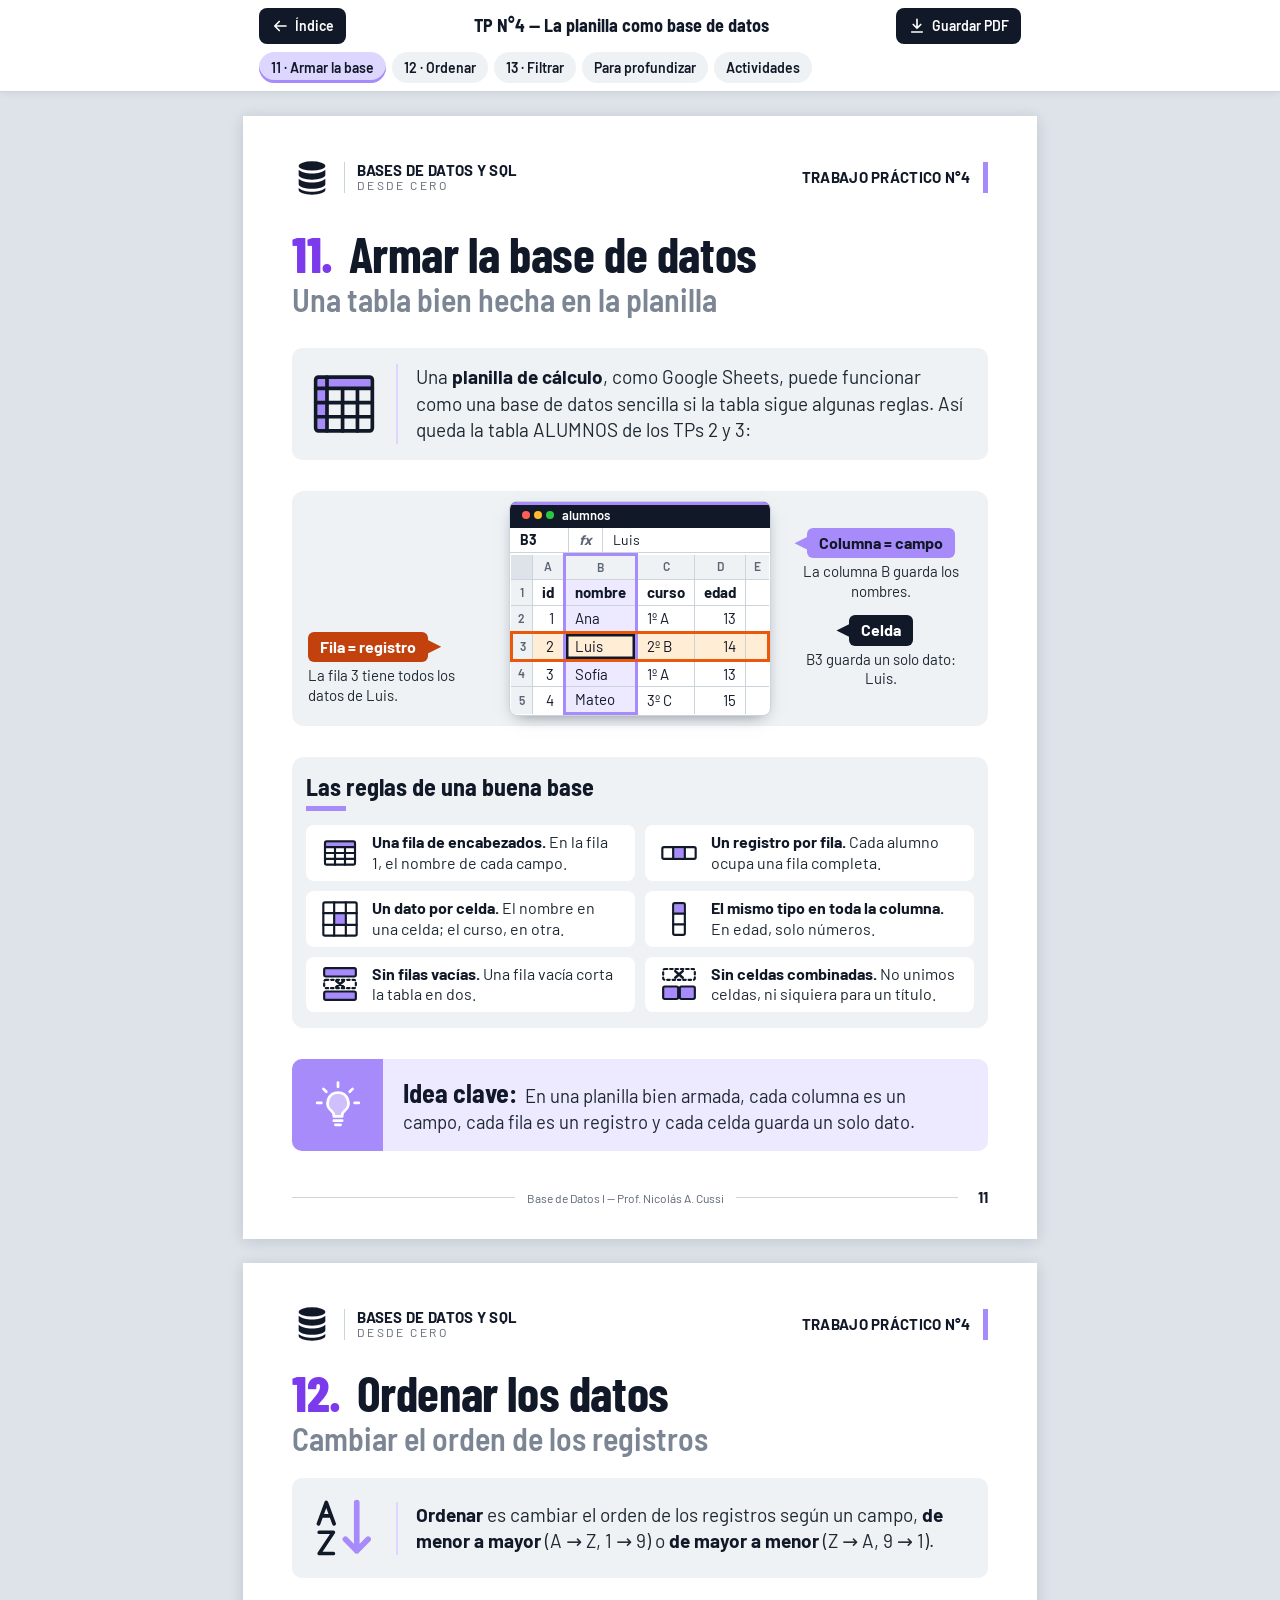
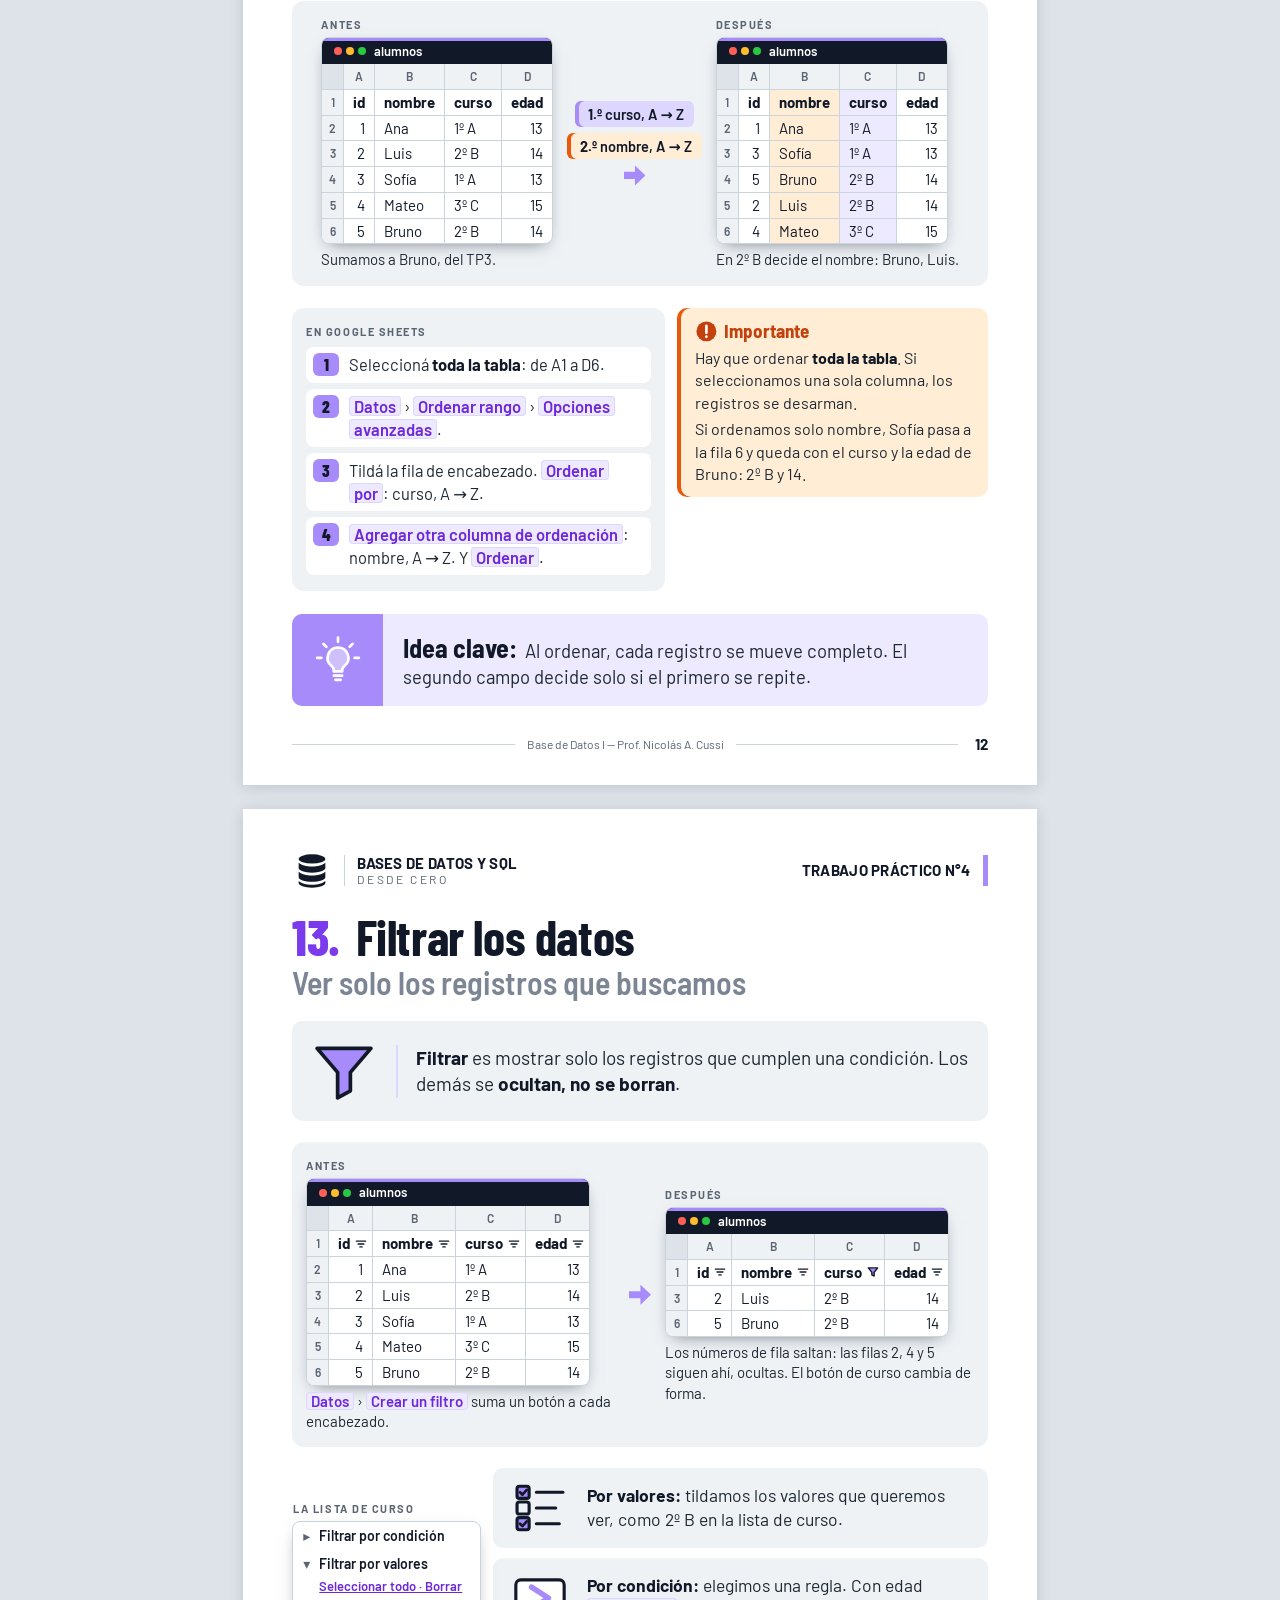
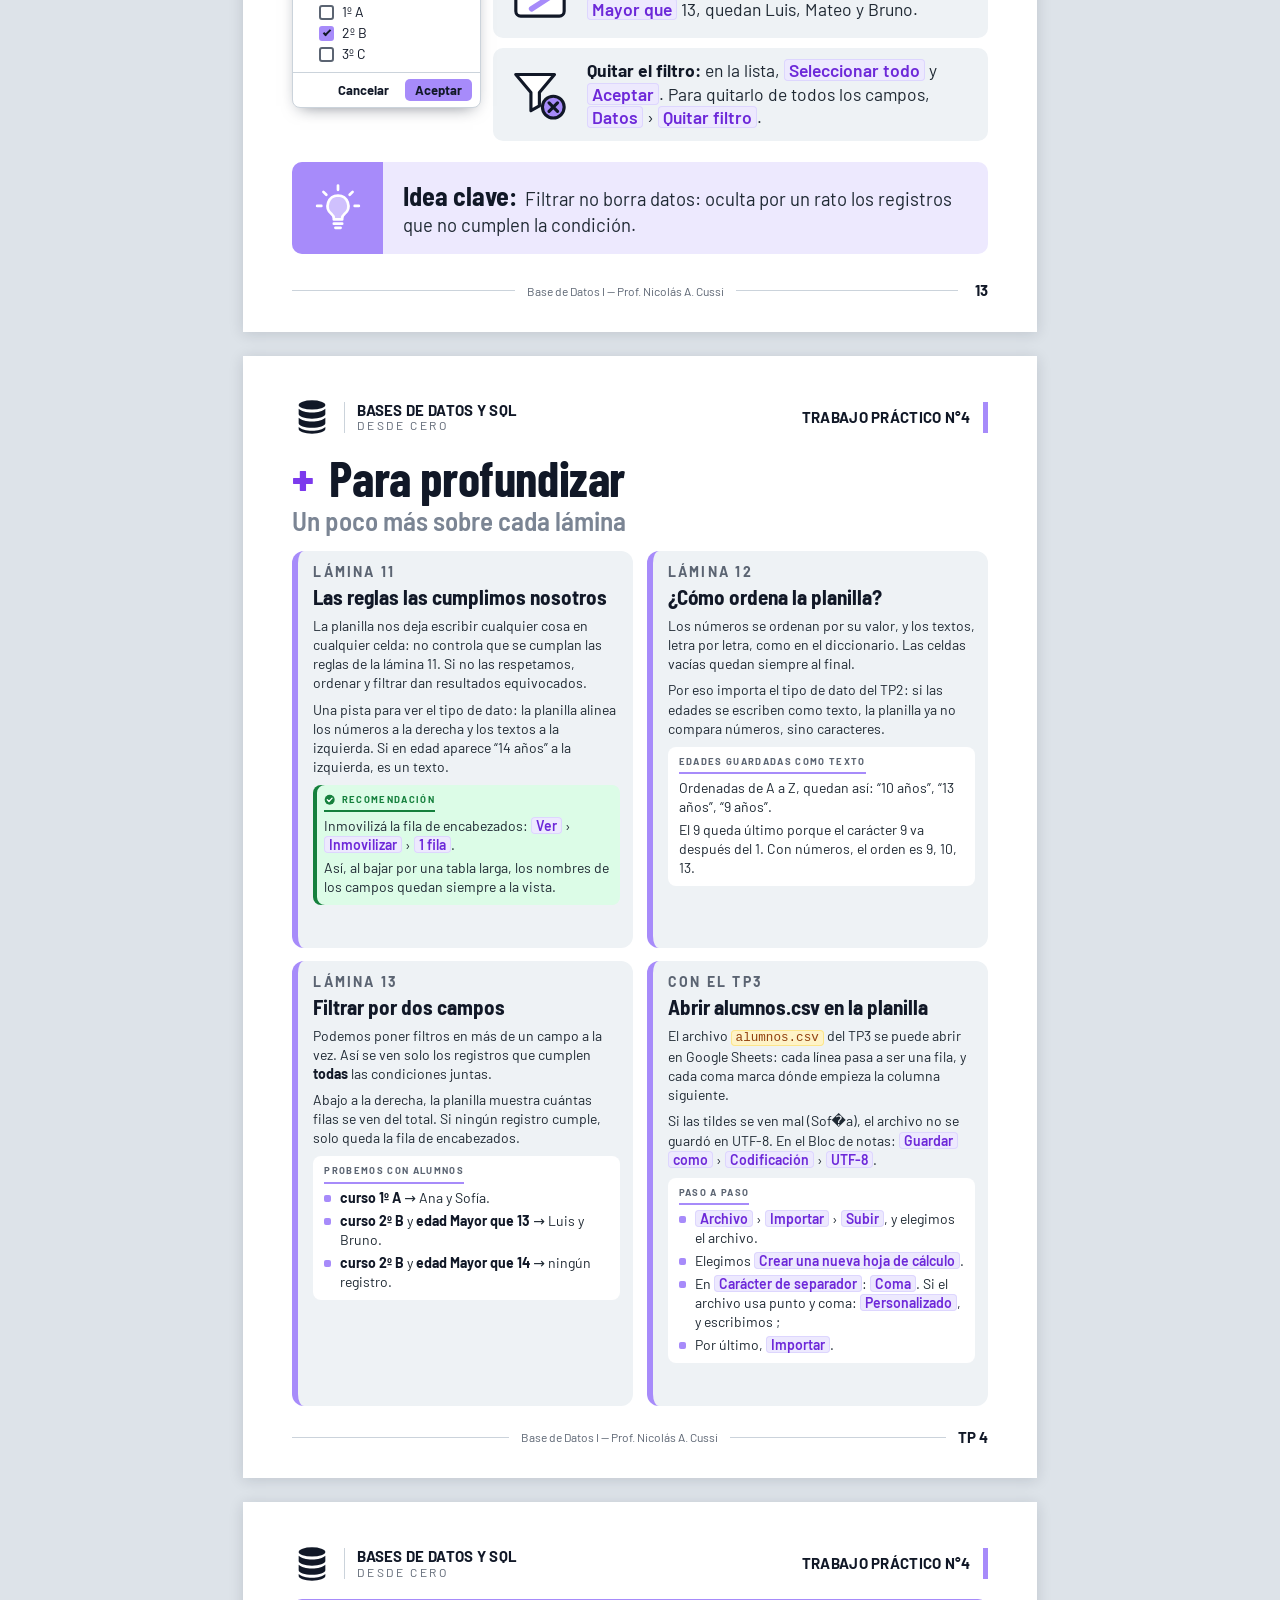
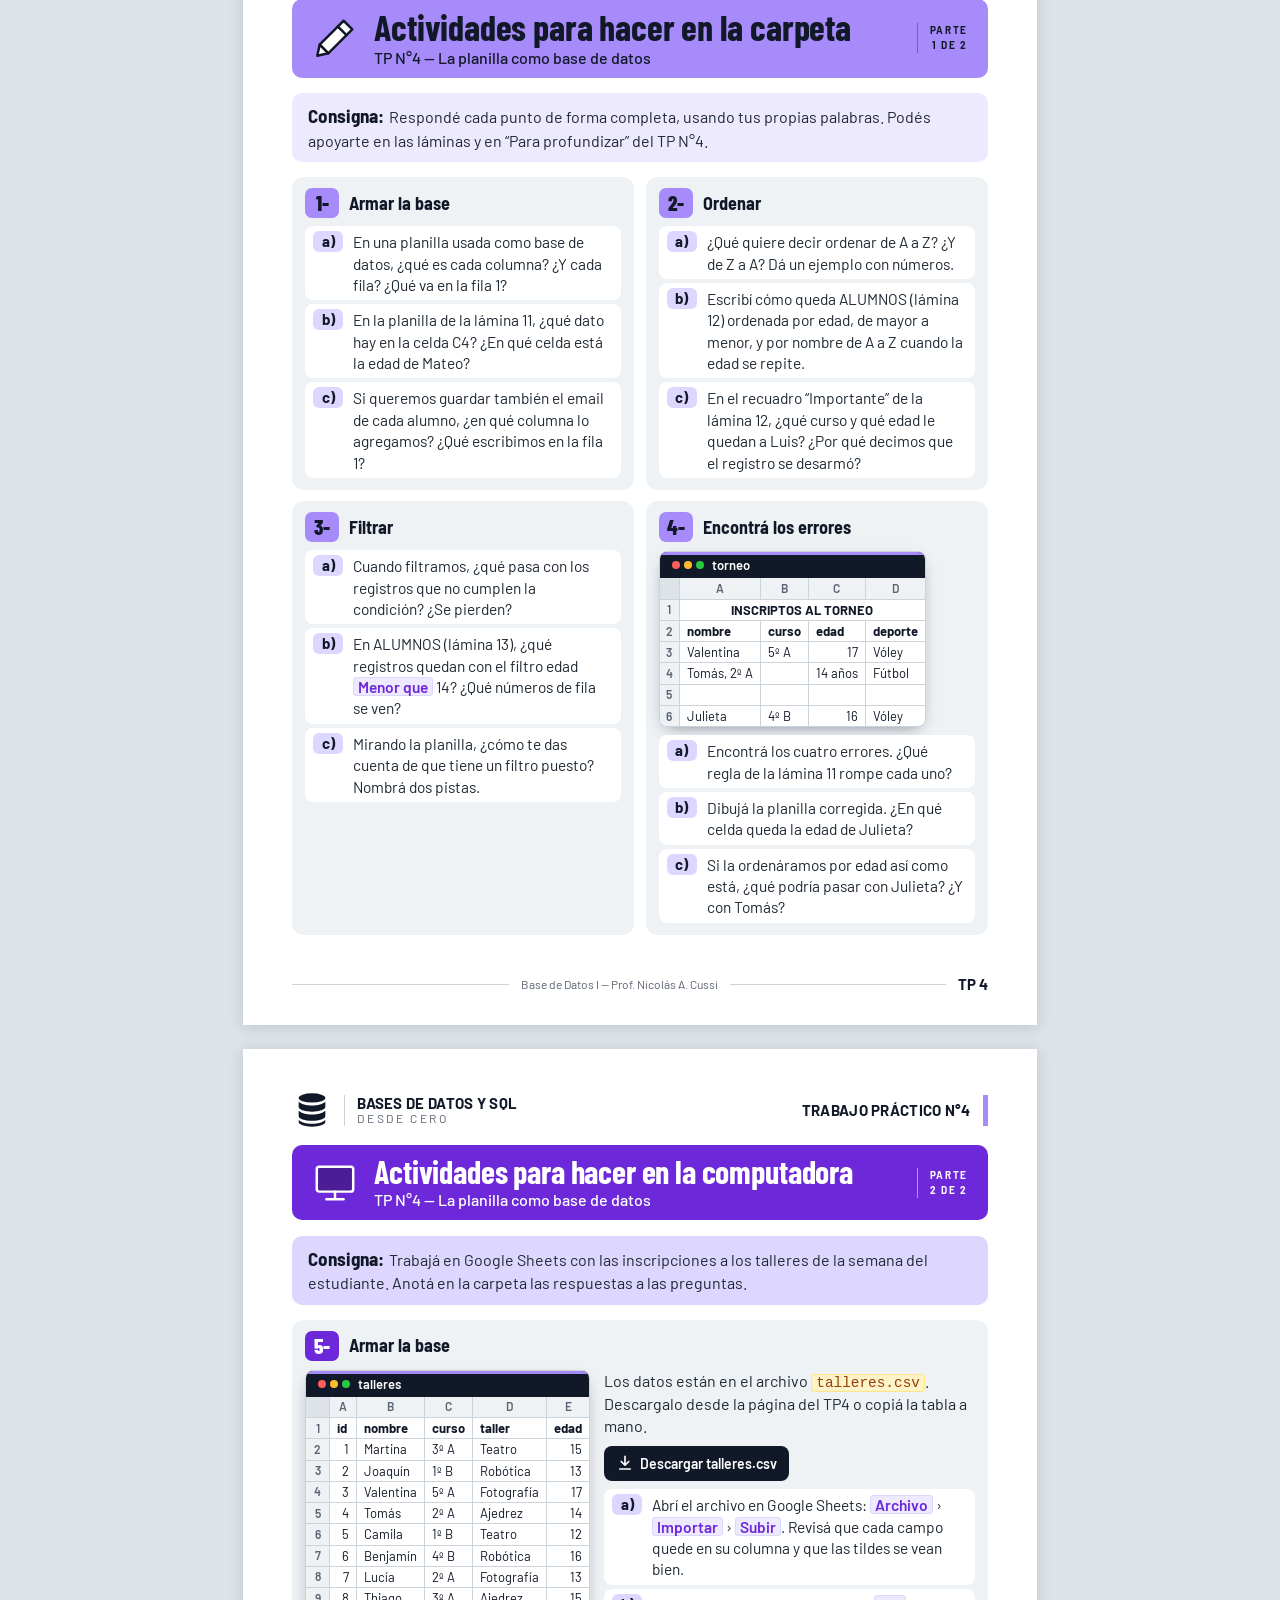
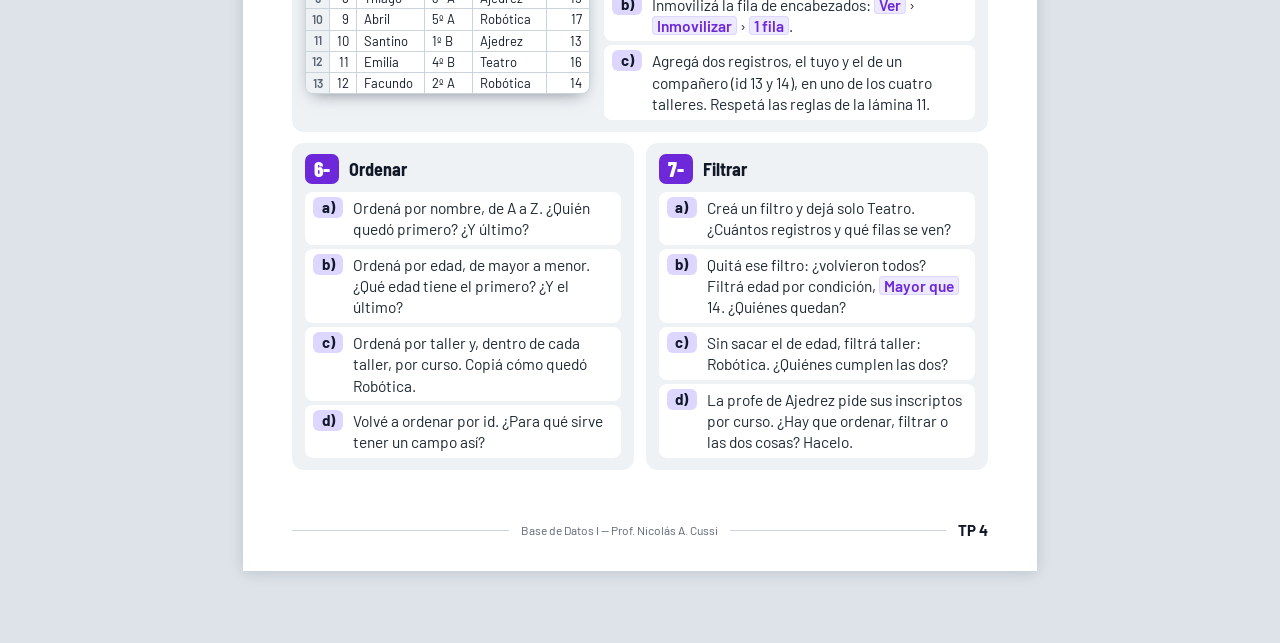
<file: unidades/tp04.html>
<!DOCTYPE html>
<html lang="es-AR">
<head>
  <meta charset="utf-8">
  <meta name="viewport" content="width=device-width, initial-scale=1">
  <title>TP N°4 — La planilla como base de datos · Base de Datos I</title>
  <meta name="description" content="TP N°4 de Base de Datos I: armar una base de datos en una planilla de cálculo (Google Sheets), ordenar los registros por uno o más campos y filtrarlos por valores o por condición. Prof. Nicolás A. Cussi.">
  <meta name="theme-color" content="#A78BFA">
  <link rel="preload" href="../assets/fonts/barlow-latin-400-normal.woff2" as="font" type="font/woff2" crossorigin>
  <link rel="preload" href="../assets/fonts/barlow-semi-condensed-latin-700-normal.woff2" as="font" type="font/woff2" crossorigin>
  <link rel="stylesheet" href="../assets/css/estilos.css">
</head>
<body data-tp="4" class="modulo-2">

<!-- ====== Íconos (SVG simples) ====== -->
<svg width="0" height="0" style="position:absolute" aria-hidden="true" focusable="false">
  <defs>
    <symbol id="i-db-solido" viewBox="0 0 48 48">
      <g style="fill:currentColor;stroke:none">
        <ellipse cx="24" cy="9.5" rx="16" ry="5.5"/>
        <path d="M8 14c2.8 2.9 9.1 4.5 16 4.5S37.2 16.9 40 14v6.5c0 3-7.2 5.5-16 5.5S8 23.5 8 20.5z"/>
        <path d="M8 25c2.8 2.9 9.1 4.5 16 4.5S37.2 27.9 40 25v6.5c0 3-7.2 5.5-16 5.5S8 34.5 8 31.5z"/>
        <path d="M8 36c2.8 2.9 9.1 4.5 16 4.5S37.2 38.9 40 36v2.5c0 3-7.2 5.5-16 5.5S8 41.5 8 38.5z"/>
      </g>
    </symbol>
    <symbol id="i-planilla" viewBox="0 0 48 48">
      <path d="M5.3 6.3h37.4V13H5.3zM5.3 13H12v28.7H5.3z" style="fill:var(--ac);stroke:none"/>
      <rect x="4" y="5" width="40" height="38" rx="2"/>
      <path d="M4 13h40M12 5v38M4 23h40M4 33h40M23 13v30M33.5 13v30"/>
    </symbol>
    <symbol id="i-tabla" viewBox="0 0 48 48">
      <path d="M7.3 11.3h33.4V17H7.3z" style="fill:var(--ac);stroke:none"/>
      <rect x="6" y="10" width="36" height="28" rx="2"/>
      <path d="M6 17h36M6 24h36M6 31h36M18 17v21M30 17v21"/>
    </symbol>
    <symbol id="i-columna" viewBox="0 0 48 48">
      <rect x="18.3" y="6.3" width="11.4" height="11.2" style="fill:var(--ac);stroke:none"/>
      <rect x="17" y="5" width="14" height="38" rx="2"/>
      <path d="M17 17.5h14M17 30.5h14"/>
    </symbol>
    <symbol id="i-fila" viewBox="0 0 48 48">
      <rect x="17.3" y="18.3" width="13.4" height="11.4" style="fill:var(--ac);stroke:none"/>
      <rect x="4" y="17" width="40" height="14" rx="2"/>
      <path d="M17 17v14M31 17v14"/>
    </symbol>
    <symbol id="i-celda" viewBox="0 0 48 48">
      <rect x="17.3" y="17.3" width="13.4" height="13.4" style="fill:var(--ac);stroke:none"/>
      <rect x="4" y="4" width="40" height="40" rx="2"/>
      <path d="M17 4v40M31 4v40M4 17h40M4 31h40"/>
    </symbol>
    <symbol id="i-sin-vacias" viewBox="0 0 48 48">
      <rect x="5" y="5" width="38" height="10" rx="2" style="fill:var(--ac)"/>
      <rect x="5" y="19" width="38" height="10" rx="2" style="stroke-dasharray:3 3.4"/>
      <rect x="5" y="33" width="38" height="10" rx="2" style="fill:var(--ac)"/>
      <path d="M19.5 20.5 28.5 27.5M28.5 20.5 19.5 27.5" style="stroke-width:3"/>
    </symbol>
    <symbol id="i-sin-combinar" viewBox="0 0 48 48">
      <rect x="5" y="6" width="38" height="13" rx="2" style="stroke-dasharray:3 3.4"/>
      <path d="M19.5 8.5 28.5 16.5M28.5 8.5 19.5 16.5" style="stroke-width:3"/>
      <rect x="5" y="27" width="18" height="15" rx="2" style="fill:var(--ac)"/>
      <rect x="25" y="27" width="18" height="15" rx="2" style="fill:var(--ac)"/>
    </symbol>
    <symbol id="i-ordenar" viewBox="0 0 48 48">
      <path d="M6 21 11.5 6 17 21M8.2 15.5h6.6"/>
      <path d="M6.5 27h10l-10 15h10"/>
      <path d="M33 6v34M25 32l8 8 8-8" style="stroke:var(--ac);stroke-width:4"/>
    </symbol>
    <symbol id="i-filtro" viewBox="0 0 48 48">
      <path d="M5 8h38L28.5 25v13l-9 5V25z" style="fill:var(--ac)"/>
    </symbol>
    <symbol id="i-filtro-quitar" viewBox="0 0 48 48">
      <path d="M4 7h32L23.5 22v11l-7 4V22z" style="fill:#fff"/>
      <circle cx="35" cy="34" r="9" style="fill:var(--ac)"/>
      <path d="M31.5 30.5l7 7M38.5 30.5l-7 7"/>
    </symbol>
    <symbol id="i-casillas" viewBox="0 0 48 48">
      <rect x="5" y="6" width="10" height="10" rx="2" style="fill:var(--ac)"/>
      <rect x="5" y="19" width="10" height="10" rx="2"/>
      <rect x="5" y="32" width="10" height="10" rx="2" style="fill:var(--ac)"/>
      <path d="M7.5 11l2 2 3.5-4M7.5 37l2 2 3.5-4" style="stroke-width:2.2"/>
      <path d="M21 11h22M21 24h16M21 37h19"/>
    </symbol>
    <symbol id="i-condicion" viewBox="0 0 48 48">
      <rect x="4" y="9" width="40" height="30" rx="4" style="fill:#fff"/>
      <path d="M17 15l14 9-14 9" style="stroke:var(--ac);stroke-width:4.5"/>
    </symbol>
    <symbol id="i-btn-filtro" viewBox="0 0 24 24">
      <path d="M4 7h16M7 12h10M10 17h4"/>
    </symbol>
    <symbol id="i-btn-filtrado" viewBox="0 0 24 24">
      <path d="M4 5h16l-6 7.5V19l-4-2v-4.5z" style="fill:var(--ac)"/>
    </symbol>
    <symbol id="i-foco" viewBox="0 0 48 48">
      <path d="M24 2.5v4M10 8.5l2.8 2.8M38 8.5l-2.8 2.8M4 22h4M40 22h4"/>
      <path d="M24 12a10 10 0 0 0-6.2 17.8c1.4 1.2 2.2 2.6 2.2 4.2v1h8v-1c0-1.6.8-3 2.2-4.2A10 10 0 0 0 24 12z" style="fill:var(--ac)"/>
      <path d="M20 39h8M21.5 43h5"/>
    </symbol>
    <symbol id="i-importante" viewBox="0 0 48 48"><circle cx="24" cy="24" r="21" style="fill:var(--ac);stroke:none"/><path d="M24 12v15M24 35v.5" style="stroke:var(--blanco);stroke-width:5.5"/></symbol>
    <symbol id="i-consejo" viewBox="0 0 48 48"><circle cx="24" cy="24" r="21" style="fill:var(--ac);stroke:none"/><path d="M14 24.5l7 7 13-14" style="stroke:var(--blanco);stroke-width:5.5"/></symbol>
    <symbol id="i-lapiz" viewBox="0 0 48 48">
      <path d="M33 6l9 9-25 25-9-9z" style="fill:var(--ac)"/>
      <path d="M8 31 5.5 42.5 17 40z" style="fill:#fff"/>
      <path d="M27 12l9 9"/>
    </symbol>
    <symbol id="i-compu" viewBox="0 0 48 48">
      <rect x="5" y="7" width="38" height="26" rx="2.5" style="fill:var(--ac)"/>
      <path d="M24 33v7M15 41h18"/>
    </symbol>
    <symbol id="i-descarga" viewBox="0 0 24 24">
      <path d="M12 3v12M7 10l5 5 5-5M5 20h14"/>
    </symbol>
    <symbol id="i-atras" viewBox="0 0 24 24">
      <path d="M20 12H5M11 6l-6 6 6 6"/>
    </symbol>
  </defs>
</svg>

<a class="saltar" href="#contenido">Saltar al contenido</a>

<header class="barra">
  <div class="barra__fila">
    <a class="boton barra__volver" href="../index.html"><svg aria-hidden="true" focusable="false"><use href="#i-atras"/></svg><span>Índice</span></a>
    <span class="barra__titulo">TP N°4 — La planilla como base de datos</span>
    <button class="boton" type="button" data-imprimir aria-label="Guardar en PDF">
      <svg aria-hidden="true" focusable="false"><use href="#i-descarga"/></svg><span><span class="boton__largo">Guardar </span>PDF</span>
    </button>
  </div>
  <nav class="partes" aria-label="Partes del TP N°4">
    <a href="#pag-11">11 · Armar la base</a>
    <a href="#pag-12">12 · Ordenar</a>
    <a href="#pag-13">13 · Filtrar</a>
    <a href="#profundizar">Para profundizar</a>
    <a href="#actividades">Actividades</a>
  </nav>
</header>

<main id="contenido" class="laminas">
  <h1 class="sr-only">TP N°4 — La planilla como base de datos</h1>

  <!-- =================== LÁMINA 11 (contenido nuevo, no está en el PDF) =================== -->
  <article class="lamina" id="pag-11" aria-labelledby="t11" data-origen="nuevo">
    <div class="cab" aria-hidden="true">
      <svg class="cab__logo"><use href="#i-db-solido"/></svg>
      <div class="cab__marca"><b>BASES DE DATOS Y SQL</b><span>DESDE CERO</span></div>
      <div class="cab__lema">TRABAJO PRÁCTICO <span class="cab__lema-n">N°4</span></div>
      <span class="cab__raya"></span>
    </div>

    <div class="tit">
      <h2 class="tit__h" id="t11"><span class="tit__num">11.</span> Armar la base de datos</h2>
      <p class="tit__sub">Una tabla bien hecha en la planilla</p>
    </div>

    <div class="intro">
      <svg class="ico ico--xl" aria-hidden="true" focusable="false"><use href="#i-planilla"/></svg>
      <p>Una <strong>planilla de cálculo</strong>, como Google Sheets, puede funcionar como una base de datos sencilla si la tabla sigue algunas reglas. Así queda la tabla ALUMNOS de los TPs 2 y 3:</p>
    </div>

    <div class="panel senalada senalada--planilla">
      <figure class="planilla">
        <figcaption class="planilla__nombre">alumnos</figcaption>
        <div class="planilla__formula" aria-hidden="true"><span class="planilla__ref">B3</span><span class="planilla__fx">fx</span><span>Luis</span></div>
        <div class="planilla__marco">
          <table class="planilla__tabla">
            <caption class="sr-only">La tabla ALUMNOS en una planilla: columnas A a E y filas 1 a 5</caption>
            <colgroup><col><col><col class="marca-col"><col><col><col></colgroup>
            <thead>
              <tr><td class="planilla__esquina"></td><th scope="col">A</th><th scope="col">B</th><th scope="col">C</th><th scope="col">D</th><th scope="col">E</th></tr>
            </thead>
            <tbody>
              <tr class="enc"><th scope="row">1</th><td>id</td><td>nombre</td><td>curso</td><td>edad</td><td></td></tr>
              <tr><th scope="row">2</th><td class="num">1</td><td>Ana</td><td>1º A</td><td class="num">13</td><td></td></tr>
              <tr class="marca-fila"><th scope="row">3</th><td class="num">2</td><td class="activa">Luis</td><td>2º B</td><td class="num">14</td><td></td></tr>
              <tr><th scope="row">4</th><td class="num">3</td><td>Sofía</td><td>1º A</td><td class="num">13</td><td></td></tr>
              <tr><th scope="row">5</th><td class="num">4</td><td>Mateo</td><td>3º C</td><td class="num">15</td><td></td></tr>
            </tbody>
          </table>
        </div>
      </figure>
      <div class="senal senal--fila"><b>Fila = registro</b><p>La fila 3 tiene todos los datos de Luis.</p></div>
      <div class="senal senal--col"><b>Columna = campo</b><p>La columna B guarda los nombres.</p></div>
      <div class="senal senal--tabla senal--celda"><b>Celda</b><p>B3 guarda un solo dato: Luis.</p></div>
    </div>

    <section class="panel" aria-labelledby="c11b">
      <div class="panel__cab"><h3 class="subtitulo" id="c11b">Las reglas de una buena base</h3></div>
      <ul class="comun comun--reglas">
        <li><svg class="ico" aria-hidden="true" focusable="false"><use href="#i-tabla"/></svg><span><strong>Una fila de encabezados.</strong> En la fila 1, el nombre de cada campo.</span></li>
        <li><svg class="ico" aria-hidden="true" focusable="false"><use href="#i-fila"/></svg><span><strong>Un registro por fila.</strong> Cada alumno ocupa una fila completa.</span></li>
        <li><svg class="ico" aria-hidden="true" focusable="false"><use href="#i-celda"/></svg><span><strong>Un dato por celda.</strong> El nombre en una celda; el curso, en otra.</span></li>
        <li><svg class="ico" aria-hidden="true" focusable="false"><use href="#i-columna"/></svg><span><strong>El mismo tipo en toda la columna.</strong> En edad, solo números.</span></li>
        <li><svg class="ico" aria-hidden="true" focusable="false"><use href="#i-sin-vacias"/></svg><span><strong>Sin filas vacías.</strong> Una fila vacía corta la tabla en dos.</span></li>
        <li><svg class="ico" aria-hidden="true" focusable="false"><use href="#i-sin-combinar"/></svg><span><strong>Sin celdas combinadas.</strong> No unimos celdas, ni siquiera para un título.</span></li>
      </ul>
    </section>

    <aside class="idea" aria-label="Idea clave">
      <span class="idea__ico"><svg class="ico" aria-hidden="true" focusable="false"><use href="#i-foco"/></svg></span>
      <p><strong>Idea clave:</strong> En una planilla bien armada, cada columna es un campo, cada fila es un registro y cada celda guarda un solo dato.</p>
    </aside>

    <footer class="pie">
      <span class="pie__linea"></span>
      <span>Base de Datos I — Prof. Nicolás A. Cussi</span>
      <span class="pie__linea"></span>
      <span class="pie__num" aria-label="Página 11">11</span>
    </footer>
  </article>

  <!-- =================== LÁMINA 12 (contenido nuevo, no está en el PDF) =================== -->
  <article class="lamina" id="pag-12" aria-labelledby="t12" data-origen="nuevo">
    <div class="cab" aria-hidden="true">
      <svg class="cab__logo"><use href="#i-db-solido"/></svg>
      <div class="cab__marca"><b>BASES DE DATOS Y SQL</b><span>DESDE CERO</span></div>
      <div class="cab__lema">TRABAJO PRÁCTICO <span class="cab__lema-n">N°4</span></div>
      <span class="cab__raya"></span>
    </div>

    <div class="tit">
      <h2 class="tit__h" id="t12"><span class="tit__num">12.</span> Ordenar los datos</h2>
      <p class="tit__sub">Cambiar el orden de los registros</p>
    </div>

    <div class="intro">
      <svg class="ico ico--xl" aria-hidden="true" focusable="false"><use href="#i-ordenar"/></svg>
      <p><strong>Ordenar</strong> es cambiar el orden de los registros según un campo, <strong>de menor a mayor</strong> (A → Z, 1 → 9) o <strong>de mayor a menor</strong> (Z → A, 9 → 1).</p>
    </div>

    <div class="panel">
      <div class="antes-despues">
        <div class="antes-despues__lado">
          <p class="antes-despues__rotulo">Antes</p>
          <figure class="planilla">
            <figcaption class="planilla__nombre">alumnos</figcaption>
            <div class="planilla__marco">
              <table class="planilla__tabla">
                <caption class="sr-only">ALUMNOS antes de ordenar, en el orden del campo id</caption>
                <thead>
                  <tr><td class="planilla__esquina"></td><th scope="col">A</th><th scope="col">B</th><th scope="col">C</th><th scope="col">D</th></tr>
                </thead>
                <tbody>
                  <tr class="enc"><th scope="row">1</th><td>id</td><td>nombre</td><td>curso</td><td>edad</td></tr>
                  <tr><th scope="row">2</th><td class="num">1</td><td>Ana</td><td>1º A</td><td class="num">13</td></tr>
                  <tr><th scope="row">3</th><td class="num">2</td><td>Luis</td><td>2º B</td><td class="num">14</td></tr>
                  <tr><th scope="row">4</th><td class="num">3</td><td>Sofía</td><td>1º A</td><td class="num">13</td></tr>
                  <tr><th scope="row">5</th><td class="num">4</td><td>Mateo</td><td>3º C</td><td class="num">15</td></tr>
                  <tr><th scope="row">6</th><td class="num">5</td><td>Bruno</td><td>2º B</td><td class="num">14</td></tr>
                </tbody>
              </table>
            </div>
          </figure>
          <p class="antes-despues__nota">Sumamos a Bruno, del TP3.</p>
        </div>
        <div class="antes-despues__medio">
          <span class="criterio grupo"><b>1.º</b> curso, A → Z</span>
          <span class="criterio grupo grupo--naranja"><b>2.º</b> nombre, A → Z</span>
          <span class="flecha" aria-hidden="true"></span>
        </div>
        <div class="antes-despues__lado">
          <p class="antes-despues__rotulo">Después</p>
          <figure class="planilla">
            <figcaption class="planilla__nombre">alumnos</figcaption>
            <div class="planilla__marco">
              <table class="planilla__tabla">
                <caption class="sr-only">ALUMNOS ordenada por curso y, dentro de cada curso, por nombre</caption>
                <colgroup><col><col><col class="tinte--naranja"><col class="tinte"><col></colgroup>
                <thead>
                  <tr><td class="planilla__esquina"></td><th scope="col">A</th><th scope="col">B</th><th scope="col">C</th><th scope="col">D</th></tr>
                </thead>
                <tbody>
                  <tr class="enc"><th scope="row">1</th><td>id</td><td>nombre</td><td>curso</td><td>edad</td></tr>
                  <tr><th scope="row">2</th><td class="num">1</td><td>Ana</td><td>1º A</td><td class="num">13</td></tr>
                  <tr><th scope="row">3</th><td class="num">3</td><td>Sofía</td><td>1º A</td><td class="num">13</td></tr>
                  <tr><th scope="row">4</th><td class="num">5</td><td>Bruno</td><td>2º B</td><td class="num">14</td></tr>
                  <tr><th scope="row">5</th><td class="num">2</td><td>Luis</td><td>2º B</td><td class="num">14</td></tr>
                  <tr><th scope="row">6</th><td class="num">4</td><td>Mateo</td><td>3º C</td><td class="num">15</td></tr>
                </tbody>
              </table>
            </div>
          </figure>
          <p class="antes-despues__nota">En 2º B decide el nombre: Bruno, Luis.</p>
        </div>
      </div>
    </div>

    <div class="lado-a-lado">
      <section class="panel" aria-labelledby="c12b">
        <h3 class="antes-despues__rotulo" id="c12b">En Google Sheets</h3>
        <ol class="instrucciones">
          <li><span>Seleccioná <strong>toda la tabla</strong>: de A1 a D6.</span></li>
          <li><span><span class="ui">Datos</span> › <span class="ui">Ordenar rango</span> › <span class="ui">Opciones avanzadas</span>.</span></li>
          <li><span>Tildá la fila de encabezado. <span class="ui">Ordenar por</span>: curso, A → Z.</span></li>
          <li><span><span class="ui">Agregar otra columna de ordenación</span>: nombre, A → Z. Y <span class="ui">Ordenar</span>.</span></li>
        </ol>
      </section>

      <div class="nota nota--importante">
        <h3><svg class="ico tit-ico" aria-hidden="true" focusable="false"><use href="#i-importante"/></svg>Importante</h3>
        <p>Hay que ordenar <strong>toda la tabla</strong>. Si seleccionamos una sola columna, los registros se desarman.</p>
        <p>Si ordenamos solo nombre, Sofía pasa a la fila 6 y queda con el curso y la edad de Bruno: 2º B y 14.</p>
      </div>
    </div>

    <aside class="idea" aria-label="Idea clave">
      <span class="idea__ico"><svg class="ico" aria-hidden="true" focusable="false"><use href="#i-foco"/></svg></span>
      <p><strong>Idea clave:</strong> Al ordenar, cada registro se mueve completo. El segundo campo decide solo si el primero se repite.</p>
    </aside>

    <footer class="pie">
      <span class="pie__linea"></span>
      <span>Base de Datos I — Prof. Nicolás A. Cussi</span>
      <span class="pie__linea"></span>
      <span class="pie__num" aria-label="Página 12">12</span>
    </footer>
  </article>

  <!-- =================== LÁMINA 13 (contenido nuevo, no está en el PDF) =================== -->
  <article class="lamina" id="pag-13" aria-labelledby="t13" data-origen="nuevo">
    <div class="cab" aria-hidden="true">
      <svg class="cab__logo"><use href="#i-db-solido"/></svg>
      <div class="cab__marca"><b>BASES DE DATOS Y SQL</b><span>DESDE CERO</span></div>
      <div class="cab__lema">TRABAJO PRÁCTICO <span class="cab__lema-n">N°4</span></div>
      <span class="cab__raya"></span>
    </div>

    <div class="tit">
      <h2 class="tit__h" id="t13"><span class="tit__num">13.</span> Filtrar los datos</h2>
      <p class="tit__sub">Ver solo los registros que buscamos</p>
    </div>

    <div class="intro">
      <svg class="ico ico--xl" aria-hidden="true" focusable="false"><use href="#i-filtro"/></svg>
      <p><strong>Filtrar</strong> es mostrar solo los registros que cumplen una condición. Los demás se <strong>ocultan, no se borran</strong>.</p>
    </div>

    <div class="panel">
      <div class="antes-despues">
        <div class="antes-despues__lado">
          <p class="antes-despues__rotulo">Antes</p>
          <figure class="planilla">
            <figcaption class="planilla__nombre">alumnos</figcaption>
            <div class="planilla__marco">
              <table class="planilla__tabla">
                <caption class="sr-only">ALUMNOS con un filtro creado y todos los registros a la vista</caption>
                <thead>
                  <tr><td class="planilla__esquina"></td><th scope="col">A</th><th scope="col">B</th><th scope="col">C</th><th scope="col">D</th></tr>
                </thead>
                <tbody>
                  <tr class="enc"><th scope="row">1</th><td class="con-filtro">id<svg class="planilla__boton" aria-hidden="true" focusable="false"><use href="#i-btn-filtro"/></svg></td><td class="con-filtro">nombre<svg class="planilla__boton" aria-hidden="true" focusable="false"><use href="#i-btn-filtro"/></svg></td><td class="con-filtro">curso<svg class="planilla__boton" aria-hidden="true" focusable="false"><use href="#i-btn-filtro"/></svg></td><td class="con-filtro">edad<svg class="planilla__boton" aria-hidden="true" focusable="false"><use href="#i-btn-filtro"/></svg></td></tr>
                  <tr><th scope="row">2</th><td class="num">1</td><td>Ana</td><td>1º A</td><td class="num">13</td></tr>
                  <tr><th scope="row">3</th><td class="num">2</td><td>Luis</td><td>2º B</td><td class="num">14</td></tr>
                  <tr><th scope="row">4</th><td class="num">3</td><td>Sofía</td><td>1º A</td><td class="num">13</td></tr>
                  <tr><th scope="row">5</th><td class="num">4</td><td>Mateo</td><td>3º C</td><td class="num">15</td></tr>
                  <tr><th scope="row">6</th><td class="num">5</td><td>Bruno</td><td>2º B</td><td class="num">14</td></tr>
                </tbody>
              </table>
            </div>
          </figure>
          <p class="antes-despues__nota"><span class="ui">Datos</span> › <span class="ui">Crear un filtro</span> suma un botón a cada encabezado.</p>
        </div>
        <div class="antes-despues__medio">
          <span class="flecha" aria-hidden="true"></span>
        </div>
        <div class="antes-despues__lado">
          <p class="antes-despues__rotulo">Después</p>
          <figure class="planilla">
            <figcaption class="planilla__nombre">alumnos</figcaption>
            <div class="planilla__marco">
              <table class="planilla__tabla">
                <caption class="sr-only">ALUMNOS filtrada por curso: solo se ven los registros de 2º B, en las filas 3 y 6</caption>
                <thead>
                  <tr><td class="planilla__esquina"></td><th scope="col">A</th><th scope="col">B</th><th scope="col">C</th><th scope="col">D</th></tr>
                </thead>
                <tbody>
                  <tr class="enc"><th scope="row">1</th><td class="con-filtro">id<svg class="planilla__boton" aria-hidden="true" focusable="false"><use href="#i-btn-filtro"/></svg></td><td class="con-filtro">nombre<svg class="planilla__boton" aria-hidden="true" focusable="false"><use href="#i-btn-filtro"/></svg></td><td class="con-filtro">curso<svg class="planilla__boton" aria-hidden="true" focusable="false"><use href="#i-btn-filtrado"/></svg></td><td class="con-filtro">edad<svg class="planilla__boton" aria-hidden="true" focusable="false"><use href="#i-btn-filtro"/></svg></td></tr>
                  <tr><th scope="row">3</th><td class="num">2</td><td>Luis</td><td>2º B</td><td class="num">14</td></tr>
                  <tr><th scope="row">6</th><td class="num">5</td><td>Bruno</td><td>2º B</td><td class="num">14</td></tr>
                </tbody>
              </table>
            </div>
          </figure>
          <p class="antes-despues__nota">Los números de fila saltan: las filas 2, 4 y 5 siguen ahí, ocultas. El botón de curso cambia de forma.</p>
        </div>
      </div>
    </div>

    <div class="lado-a-lado lado-a-lado--menu">
      <figure class="filtro-menu">
        <figcaption class="filtro-menu__rotulo">La lista de curso</figcaption>
        <p class="filtro-menu__sec">Filtrar por condición</p>
        <p class="filtro-menu__sec filtro-menu__sec--abierta">Filtrar por valores</p>
        <p class="filtro-menu__links">Seleccionar todo · Borrar</p>
        <ul class="filtro-menu__valores">
          <li><span class="casilla" aria-hidden="true"></span><span class="sr-only">Sin tildar:</span> 1º A</li>
          <li><span class="casilla casilla--si" aria-hidden="true"></span><span class="sr-only">Tildado:</span> 2º B</li>
          <li><span class="casilla" aria-hidden="true"></span><span class="sr-only">Sin tildar:</span> 3º C</li>
        </ul>
        <p class="filtro-menu__botones"><span>Cancelar</span><span>Aceptar</span></p>
      </figure>
      <ul class="cuando cuando--1col">
        <li><svg class="ico ico--l" aria-hidden="true" focusable="false"><use href="#i-casillas"/></svg><span><strong>Por valores:</strong> tildamos los valores que queremos ver, como 2º B en la lista de curso.</span></li>
        <li><svg class="ico ico--l" aria-hidden="true" focusable="false"><use href="#i-condicion"/></svg><span><strong>Por condición:</strong> elegimos una regla. Con edad <span class="ui">Mayor que</span> 13, quedan Luis, Mateo y Bruno.</span></li>
        <li><svg class="ico ico--l" aria-hidden="true" focusable="false"><use href="#i-filtro-quitar"/></svg><span><strong>Quitar el filtro:</strong> en la lista, <span class="ui">Seleccionar todo</span> y <span class="ui">Aceptar</span>. Para quitarlo de todos los campos, <span class="ui">Datos</span> › <span class="ui">Quitar filtro</span>.</span></li>
      </ul>
    </div>

    <aside class="idea" aria-label="Idea clave">
      <span class="idea__ico"><svg class="ico" aria-hidden="true" focusable="false"><use href="#i-foco"/></svg></span>
      <p><strong>Idea clave:</strong> Filtrar no borra datos: oculta por un rato los registros que no cumplen la condición.</p>
    </aside>

    <footer class="pie">
      <span class="pie__linea"></span>
      <span>Base de Datos I — Prof. Nicolás A. Cussi</span>
      <span class="pie__linea"></span>
      <span class="pie__num" aria-label="Página 13">13</span>
    </footer>
  </article>

  <!-- =================== PARA PROFUNDIZAR (contenido nuevo, no está en el PDF) =================== -->
  <article class="lamina lamina--pf" id="profundizar" aria-labelledby="tpf" data-origen="nuevo">
    <div class="cab" aria-hidden="true">
      <svg class="cab__logo"><use href="#i-db-solido"/></svg>
      <div class="cab__marca"><b>BASES DE DATOS Y SQL</b><span>DESDE CERO</span></div>
      <div class="cab__lema">TRABAJO PRÁCTICO <span class="cab__lema-n">N°4</span></div>
      <span class="cab__raya"></span>
    </div>

    <div class="tit">
      <h2 class="tit__h" id="tpf"><span class="tit__num">+</span> Para profundizar</h2>
      <p class="tit__sub">Un poco más sobre cada lámina</p>
    </div>

    <div class="pf-grid">
    <section class="pf" aria-labelledby="pf1">
      <p class="pf__etiqueta">Lámina 11</p>
      <h3 class="pf__titulo" id="pf1">Las reglas las cumplimos nosotros</h3>
      <div class="pf__cols">
        <div class="pf__texto">
          <p>La planilla nos deja escribir cualquier cosa en cualquier celda: no controla que se cumplan las reglas de la lámina 11. Si no las respetamos, ordenar y filtrar dan resultados equivocados.</p>
          <p>Una pista para ver el tipo de dato: la planilla alinea los números a la derecha y los textos a la izquierda. Si en edad aparece “14 años” a la izquierda, es un texto.</p>
        </div>
        <div class="pf__caja pf__caja--consejo">
          <h4><svg class="ico tit-ico" aria-hidden="true" focusable="false"><use href="#i-consejo"/></svg>Recomendación</h4>
          <p>Inmovilizá la fila de encabezados: <span class="ui">Ver</span> › <span class="ui">Inmovilizar</span> › <span class="ui">1 fila</span>.</p>
          <p>Así, al bajar por una tabla larga, los nombres de los campos quedan siempre a la vista.</p>
        </div>
      </div>
    </section>

    <section class="pf" aria-labelledby="pf2">
      <p class="pf__etiqueta">Lámina 12</p>
      <h3 class="pf__titulo" id="pf2">¿Cómo ordena la planilla?</h3>
      <div class="pf__cols">
        <div class="pf__texto">
          <p>Los números se ordenan por su valor, y los textos, letra por letra, como en el diccionario. Las celdas vacías quedan siempre al final.</p>
          <p>Por eso importa el tipo de dato del TP2: si las edades se escriben como texto, la planilla ya no compara números, sino caracteres.</p>
        </div>
        <div class="pf__caja">
          <h4>Edades guardadas como texto</h4>
          <p>Ordenadas de A a Z, quedan así: “10 años”, “13 años”, “9 años”.</p>
          <p>El 9 queda último porque el carácter 9 va después del 1. Con números, el orden es 9, 10, 13.</p>
        </div>
      </div>
    </section>

    <section class="pf" aria-labelledby="pf3">
      <p class="pf__etiqueta">Lámina 13</p>
      <h3 class="pf__titulo" id="pf3">Filtrar por dos campos</h3>
      <div class="pf__cols">
        <div class="pf__texto">
          <p>Podemos poner filtros en más de un campo a la vez. Así se ven solo los registros que cumplen <strong>todas</strong> las condiciones juntas.</p>
          <p>Abajo a la derecha, la planilla muestra cuántas filas se ven del total. Si ningún registro cumple, solo queda la fila de encabezados.</p>
        </div>
        <div class="pf__caja">
          <h4>Probemos con ALUMNOS</h4>
          <ul class="pf__lista">
            <li><strong>curso 1º A</strong> → Ana y Sofía.</li>
            <li><strong>curso 2º B</strong> y <strong>edad Mayor que 13</strong> → Luis y Bruno.</li>
            <li><strong>curso 2º B</strong> y <strong>edad Mayor que 14</strong> → ningún registro.</li>
          </ul>
        </div>
      </div>
    </section>

    <section class="pf" aria-labelledby="pf4">
      <p class="pf__etiqueta">Con el TP3</p>
      <h3 class="pf__titulo" id="pf4">Abrir alumnos.csv en la planilla</h3>
      <div class="pf__cols">
        <div class="pf__texto">
          <p>El archivo <code class="cod-archivo">alumnos.csv</code> del TP3 se puede abrir en Google Sheets: cada línea pasa a ser una fila, y cada coma marca dónde empieza la columna siguiente.</p>
          <p>Si las tildes se ven mal (Sof�a), el archivo no se guardó en UTF-8. En el Bloc de notas: <span class="ui">Guardar como</span> › <span class="ui">Codificación</span> › <span class="ui">UTF-8</span>.</p>
        </div>
        <div class="pf__caja">
          <h4>Paso a paso</h4>
          <ul class="pf__lista">
            <li><span class="ui">Archivo</span> › <span class="ui">Importar</span> › <span class="ui">Subir</span>, y elegimos el archivo.</li>
            <li>Elegimos <span class="ui">Crear una nueva hoja de cálculo</span>.</li>
            <li>En <span class="ui">Carácter de separador</span>: <span class="ui">Coma</span>. Si el archivo usa punto y coma: <span class="ui">Personalizado</span>, y escribimos ;</li>
            <li>Por último, <span class="ui">Importar</span>.</li>
          </ul>
        </div>
      </div>
    </section>
    </div>

    <footer class="pie">
      <span class="pie__linea"></span>
      <span>Base de Datos I — Prof. Nicolás A. Cussi</span>
      <span class="pie__linea"></span>
      <span class="pie__num">TP 4</span>
    </footer>
  </article>

  <!-- =================== ACTIVIDADES · Parte 1 (contenido nuevo, no está en el PDF) =================== -->
  <article class="lamina lamina--act" id="actividades" aria-labelledby="act-1" data-origen="nuevo">
    <div class="cab" aria-hidden="true">
      <svg class="cab__logo"><use href="#i-db-solido"/></svg>
      <div class="cab__marca"><b>BASES DE DATOS Y SQL</b><span>DESDE CERO</span></div>
      <div class="cab__lema">TRABAJO PRÁCTICO <span class="cab__lema-n">N°4</span></div>
      <span class="cab__raya"></span>
    </div>

    <header class="act-banda">
      <svg class="ico" aria-hidden="true" focusable="false"><use href="#i-lapiz"/></svg>
      <div>
        <h2 id="act-1">Actividades para hacer en la carpeta</h2>
        <p>TP N°4 — La planilla como base de datos</p>
      </div>
      <span class="act-banda__parte">Parte<br>1 de 2</span>
    </header>

    <p class="consigna"><strong>Consigna:</strong> Respondé cada punto de forma completa, usando tus propias palabras. Podés apoyarte en las láminas y en “Para profundizar” del TP N°4.</p>

    <!-- Puntos 1 a 3: uno por lámina · Punto 4: integrador -->
    <ol class="acts acts--2col">
      <li class="act">
        <h3 class="act__titulo"><span class="act__num">1-</span> Armar la base</h3>
        <ol class="act__items">
          <li><b class="act__letra">a)</b><div>En una planilla usada como base de datos, ¿qué es cada columna? ¿Y cada fila? ¿Qué va en la fila 1?</div></li>
          <li><b class="act__letra">b)</b><div>En la planilla de la lámina 11, ¿qué dato hay en la celda C4? ¿En qué celda está la edad de Mateo?</div></li>
          <li><b class="act__letra">c)</b><div>Si queremos guardar también el email de cada alumno, ¿en qué columna lo agregamos? ¿Qué escribimos en la fila 1?</div></li>
        </ol>
      </li>
      <li class="act">
        <h3 class="act__titulo"><span class="act__num">2-</span> Ordenar</h3>
        <ol class="act__items">
          <li><b class="act__letra">a)</b><div>¿Qué quiere decir ordenar de A a Z? ¿Y de Z a A? Dá un ejemplo con números.</div></li>
          <li><b class="act__letra">b)</b><div>Escribí cómo queda ALUMNOS (lámina 12) ordenada por edad, de mayor a menor, y por nombre de A a Z cuando la edad se repite.</div></li>
          <li><b class="act__letra">c)</b><div>En el recuadro “Importante” de la lámina 12, ¿qué curso y qué edad le quedan a Luis? ¿Por qué decimos que el registro se desarmó?</div></li>
        </ol>
      </li>
      <li class="act">
        <h3 class="act__titulo"><span class="act__num">3-</span> Filtrar</h3>
        <ol class="act__items">
          <li><b class="act__letra">a)</b><div>Cuando filtramos, ¿qué pasa con los registros que no cumplen la condición? ¿Se pierden?</div></li>
          <li><b class="act__letra">b)</b><div>En ALUMNOS (lámina 13), ¿qué registros quedan con el filtro edad <span class="ui">Menor que</span> 14? ¿Qué números de fila se ven?</div></li>
          <li><b class="act__letra">c)</b><div>Mirando la planilla, ¿cómo te das cuenta de que tiene un filtro puesto? Nombrá dos pistas.</div></li>
        </ol>
      </li>
      <li class="act">
        <h3 class="act__titulo"><span class="act__num">4-</span> Encontrá los errores</h3>
        <figure class="planilla">
          <figcaption class="planilla__nombre">torneo</figcaption>
          <div class="planilla__marco">
            <table class="planilla__tabla">
              <caption class="sr-only">Planilla con errores: columnas A a D y filas 1 a 6</caption>
              <thead>
                <tr><td class="planilla__esquina"></td><th scope="col">A</th><th scope="col">B</th><th scope="col">C</th><th scope="col">D</th></tr>
              </thead>
              <tbody>
                <tr><th scope="row">1</th><td colspan="4" class="combinada">INSCRIPTOS AL TORNEO</td></tr>
                <tr class="enc"><th scope="row">2</th><td>nombre</td><td>curso</td><td>edad</td><td>deporte</td></tr>
                <tr><th scope="row">3</th><td>Valentina</td><td>5º A</td><td class="num">17</td><td>Vóley</td></tr>
                <tr><th scope="row">4</th><td>Tomás, 2º A</td><td></td><td>14 años</td><td>Fútbol</td></tr>
                <tr><th scope="row">5</th><td></td><td></td><td></td><td></td></tr>
                <tr><th scope="row">6</th><td>Julieta</td><td>4º B</td><td class="num">16</td><td>Vóley</td></tr>
              </tbody>
            </table>
          </div>
        </figure>
        <ol class="act__items">
          <li><b class="act__letra">a)</b><div>Encontrá los cuatro errores. ¿Qué regla de la lámina 11 rompe cada uno?</div></li>
          <li><b class="act__letra">b)</b><div>Dibujá la planilla corregida. ¿En qué celda queda la edad de Julieta?</div></li>
          <li><b class="act__letra">c)</b><div>Si la ordenáramos por edad así como está, ¿qué podría pasar con Julieta? ¿Y con Tomás?</div></li>
        </ol>
      </li>
    </ol>

    <footer class="pie">
      <span class="pie__linea"></span>
      <span>Base de Datos I — Prof. Nicolás A. Cussi</span>
      <span class="pie__linea"></span>
      <span class="pie__num">TP 4</span>
    </footer>
  </article>

  <!-- =================== ACTIVIDADES · Parte 2, en la computadora (contenido nuevo, no está en el PDF) =================== -->
  <article class="lamina lamina--act lamina--compu" id="actividades-2" aria-labelledby="act-2" data-origen="nuevo">
    <div class="cab" aria-hidden="true">
      <svg class="cab__logo"><use href="#i-db-solido"/></svg>
      <div class="cab__marca"><b>BASES DE DATOS Y SQL</b><span>DESDE CERO</span></div>
      <div class="cab__lema">TRABAJO PRÁCTICO <span class="cab__lema-n">N°4</span></div>
      <span class="cab__raya"></span>
    </div>

    <header class="act-banda">
      <svg class="ico" aria-hidden="true" focusable="false"><use href="#i-compu"/></svg>
      <div>
        <h2 id="act-2">Actividades para hacer en la computadora</h2>
        <p>TP N°4 — La planilla como base de datos</p>
      </div>
      <span class="act-banda__parte">Parte<br>2 de 2</span>
    </header>

    <p class="consigna"><strong>Consigna:</strong> Trabajá en Google Sheets con las inscripciones a los talleres de la semana del estudiante. Anotá en la carpeta las respuestas a las preguntas.</p>

    <ol class="acts acts--2col" start="5">
      <li class="act act--ancho">
        <h3 class="act__titulo"><span class="act__num">5-</span> Armar la base</h3>
        <div class="act__cuerpo">
          <figure class="planilla">
            <figcaption class="planilla__nombre">talleres</figcaption>
            <div class="planilla__marco">
              <table class="planilla__tabla">
                <caption class="sr-only">Inscripciones a los talleres: columnas A a E y filas 1 a 13</caption>
                <thead>
                  <tr><td class="planilla__esquina"></td><th scope="col">A</th><th scope="col">B</th><th scope="col">C</th><th scope="col">D</th><th scope="col">E</th></tr>
                </thead>
                <tbody>
                  <tr class="enc"><th scope="row">1</th><td>id</td><td>nombre</td><td>curso</td><td>taller</td><td>edad</td></tr>
                  <tr><th scope="row">2</th><td class="num">1</td><td>Martina</td><td>3º A</td><td>Teatro</td><td class="num">15</td></tr>
                  <tr><th scope="row">3</th><td class="num">2</td><td>Joaquín</td><td>1º B</td><td>Robótica</td><td class="num">13</td></tr>
                  <tr><th scope="row">4</th><td class="num">3</td><td>Valentina</td><td>5º A</td><td>Fotografía</td><td class="num">17</td></tr>
                  <tr><th scope="row">5</th><td class="num">4</td><td>Tomás</td><td>2º A</td><td>Ajedrez</td><td class="num">14</td></tr>
                  <tr><th scope="row">6</th><td class="num">5</td><td>Camila</td><td>1º B</td><td>Teatro</td><td class="num">12</td></tr>
                  <tr><th scope="row">7</th><td class="num">6</td><td>Benjamín</td><td>4º B</td><td>Robótica</td><td class="num">16</td></tr>
                  <tr><th scope="row">8</th><td class="num">7</td><td>Lucía</td><td>2º A</td><td>Fotografía</td><td class="num">13</td></tr>
                  <tr><th scope="row">9</th><td class="num">8</td><td>Thiago</td><td>3º A</td><td>Ajedrez</td><td class="num">15</td></tr>
                  <tr><th scope="row">10</th><td class="num">9</td><td>Abril</td><td>5º A</td><td>Robótica</td><td class="num">17</td></tr>
                  <tr><th scope="row">11</th><td class="num">10</td><td>Santino</td><td>1º B</td><td>Ajedrez</td><td class="num">13</td></tr>
                  <tr><th scope="row">12</th><td class="num">11</td><td>Emilia</td><td>4º B</td><td>Teatro</td><td class="num">16</td></tr>
                  <tr><th scope="row">13</th><td class="num">12</td><td>Facundo</td><td>2º A</td><td>Robótica</td><td class="num">14</td></tr>
                </tbody>
              </table>
            </div>
          </figure>
          <div>
            <div class="descarga">
              <p>Los datos están en el archivo <code class="cod-archivo">talleres.csv</code>. Descargalo desde la página del TP4 o copiá la tabla a mano.</p>
              <a class="boton no-imprimir" href="../assets/datos/talleres.csv" download="talleres.csv"><svg aria-hidden="true" focusable="false"><use href="#i-descarga"/></svg><span>Descargar talleres.csv</span></a>
            </div>
            <ol class="act__items">
              <li><b class="act__letra">a)</b><div>Abrí el archivo en Google Sheets: <span class="ui">Archivo</span> › <span class="ui">Importar</span> › <span class="ui">Subir</span>. Revisá que cada campo quede en su columna y que las tildes se vean bien.</div></li>
              <li><b class="act__letra">b)</b><div>Inmovilizá la fila de encabezados: <span class="ui">Ver</span> › <span class="ui">Inmovilizar</span> › <span class="ui">1 fila</span>.</div></li>
              <li><b class="act__letra">c)</b><div>Agregá dos registros, el tuyo y el de un compañero (id 13 y 14), en uno de los cuatro talleres. Respetá las reglas de la lámina 11.</div></li>
            </ol>
          </div>
        </div>
      </li>
      <li class="act">
        <h3 class="act__titulo"><span class="act__num">6-</span> Ordenar</h3>
        <ol class="act__items">
          <li><b class="act__letra">a)</b><div>Ordená por nombre, de A a Z. ¿Quién quedó primero? ¿Y último?</div></li>
          <li><b class="act__letra">b)</b><div>Ordená por edad, de mayor a menor. ¿Qué edad tiene el primero? ¿Y el último?</div></li>
          <li><b class="act__letra">c)</b><div>Ordená por taller y, dentro de cada taller, por curso. Copiá cómo quedó Robótica.</div></li>
          <li><b class="act__letra">d)</b><div>Volvé a ordenar por id. ¿Para qué sirve tener un campo así?</div></li>
        </ol>
      </li>
      <li class="act">
        <h3 class="act__titulo"><span class="act__num">7-</span> Filtrar</h3>
        <ol class="act__items">
          <li><b class="act__letra">a)</b><div>Creá un filtro y dejá solo Teatro. ¿Cuántos registros y qué filas se ven?</div></li>
          <li><b class="act__letra">b)</b><div>Quitá ese filtro: ¿volvieron todos? Filtrá edad por condición, <span class="ui">Mayor que</span> 14. ¿Quiénes quedan?</div></li>
          <li><b class="act__letra">c)</b><div>Sin sacar el de edad, filtrá taller: Robótica. ¿Quiénes cumplen las dos?</div></li>
          <li><b class="act__letra">d)</b><div>La profe de Ajedrez pide sus inscriptos por curso. ¿Hay que ordenar, filtrar o las dos cosas? Hacelo.</div></li>
        </ol>
      </li>
    </ol>

    <footer class="pie">
      <span class="pie__linea"></span>
      <span>Base de Datos I — Prof. Nicolás A. Cussi</span>
      <span class="pie__linea"></span>
      <span class="pie__num">TP 4</span>
    </footer>
  </article>
</main>

<script src="../assets/js/actividades.js"></script>
</body>
</html>
</file>
<file: assets/css/estilos.css>
/* ==========================================================
   Base de Datos I — Cuadernillo web (identidad: "Bases de Datos y SQL · Desde cero")
   Prof. Nicolás A. Cussi • Base de Datos I
   Mobile first · Modo hoja A4 en escritorio e impresión
   ========================================================== */

/* ---------- Tipografías locales (SIL OFL, ver assets/fonts/OFL.txt) ---------- */
@font-face { font-family: "Barlow"; src: url("../fonts/barlow-latin-400-normal.woff2") format("woff2"); font-weight: 400; font-style: normal; font-display: swap; }
@font-face { font-family: "Barlow"; src: url("../fonts/barlow-latin-500-normal.woff2") format("woff2"); font-weight: 500; font-style: normal; font-display: swap; }
@font-face { font-family: "Barlow"; src: url("../fonts/barlow-latin-600-normal.woff2") format("woff2"); font-weight: 600; font-style: normal; font-display: swap; }
@font-face { font-family: "Barlow"; src: url("../fonts/barlow-latin-700-normal.woff2") format("woff2"); font-weight: 700; font-style: normal; font-display: swap; }
@font-face { font-family: "Barlow Semi Condensed"; src: url("../fonts/barlow-semi-condensed-latin-600-normal.woff2") format("woff2"); font-weight: 600; font-style: normal; font-display: swap; }
@font-face { font-family: "Barlow Semi Condensed"; src: url("../fonts/barlow-semi-condensed-latin-700-normal.woff2") format("woff2"); font-weight: 700; font-style: normal; font-display: swap; }
@font-face { font-family: "Barlow Condensed"; src: url("../fonts/barlow-condensed-latin-700-normal.woff2") format("woff2"); font-weight: 700; font-style: normal; font-display: swap; }
@font-face { font-family: "Barlow Condensed"; src: url("../fonts/barlow-condensed-latin-800-normal.woff2") format("woff2"); font-weight: 800; font-style: normal; font-display: swap; }

/* ---------- Paleta (detectada del PDF) ---------- */
:root {
  /* Identidad del cuadernillo. El acento es el cian del Módulo 1;
     .modulo-2 y .modulo-3 lo cambian por el color de su módulo */
  --conceptos: #26C6D4;     /* cian del Módulo 1 (también en la franja del Integrador) */
  --acento: var(--conceptos); /* acento: íconos, barras, flechas, recuadros */
  --acento-numero: #05A2B4; /* número de cada título (ajustado: 3:1 sobre blanco) */
  --acento-claro: #CDEFF4;  /* encabezados de tarjetas */
  --acento-suave: #E2F5F8;  /* fondo de "Idea clave" */
  /* Texto de color sobre blanco o sobre el tono claro (el cian de acento no sirve para texto chico) */
  --acento-texto: #0B6B7A;  /* 6,2:1 */
  /* "En la computadora" (Parte 2 de las actividades): el color del módulo, más oscuro, con texto blanco.
     La Parte 1 (en la carpeta) usa el acento con texto oscuro. .modulo-2 y .modulo-3 los cambian */
  --compu: var(--acento-texto); --compu-oscuro: #064650; --compu-claro: var(--acento-claro);

  /* Colores con significado propio */
  --planilla: #A78BFA; --planilla-numero: #7C3AED; --planilla-texto: #6D28D9; --planilla-claro: #DDD6FE; --planilla-suave: #EDE9FE; --planilla-oscuro: #4C1D95;
  --sql: #60A5FA;      --sql-numero: #2563EB;      --sql-texto: #1D4ED8;      --sql-claro: #BFDBFE;      --sql-suave: #DBEAFE;      --sql-oscuro: #1E3A8A;
  --archivo: #F59E0B;  --archivo-texto: #92400E;   --archivo-claro: #FEF3C7;  --archivo-linea: #FDE68A;
  --naranja: #EA580C;  --naranja-texto: #C2410C;   --naranja-claro: #FFEDD5;
  --ok: #15803D;       --ok-oscuro: #166534;       --ok-claro: #DCFCE7;

  /* Ventanas: los tres puntos */
  --punto-rojo: #FF5F57; --punto-amarillo: #FEBC2E; --punto-verde: #28C840;

  /* Código en pantalla (fondo --consola-fondo; todos 5:1 o más) */
  --consola-fondo: #1E293B; --cod-texto: #E2E8F0; --consola-linea: #334155;
  --cod-etq: #FB7185;  /* rosa: palabras clave (MIENTRAS, SI, SELECT…) */
  --cod-atr: #A3E635;  /* lima: nombres de campos y tablas */
  --cod-str: #FDE047;  /* amarillo: textos entre comillas */
  --cod-com: #94A3B8;  /* gris azulado, en cursiva: comentarios */
  --cod-num: #C084FC;  /* violeta: números */
  --cod-fun: #67E8F9;  /* cian: acciones (abrir, leer, mostrar) y funciones */

  --panel: #EEF2F5;         /* recuadros grises */
  --panel-oscuro: #DDE3E9;  /* gris un tono más oscuro (encabezado neutro de una tabla) */
  --panel-linea: #C9E9EE;   /* divisor dentro de recuadros */
  --blanco: #FFFFFF;
  --tinta: #111827;         /* títulos e íconos */
  --texto: #1F2933;         /* texto corrido */
  --gris-sub: #7B8594;      /* subtítulos grandes */
  --gris: #5B6472;          /* textos chicos en mayúsculas */
  --linea: #CBD3DB;         /* líneas del pie */
  --fondo-pantalla: #DDE3E9;/* fondo detrás de las hojas */

  --foco: #1E3A8A;          /* contorno de foco del teclado */

  /* TP3: campos alternados dentro de un archivo de texto */
  --campo-a: var(--acento-claro);
  --campo-b: #DDE3E9;

  --radio: 10px;
  --fuente: "Barlow", system-ui, -apple-system, "Segoe UI", Roboto, sans-serif;
  --fuente-titulo: "Barlow Semi Condensed", "Barlow", system-ui, sans-serif;
  --fuente-titular: "Barlow Condensed", "Barlow Semi Condensed", system-ui, sans-serif;
  --fuente-mono: ui-monospace, "Cascadia Mono", Consolas, "Liberation Mono", "Courier New", monospace;
}

/* Acento por módulo: clase en el <body> de cada TP (o en cada bloque de la portada).
   modulo-1 no cambia nada: usa el cian de :root */
.modulo-2 { --acento: var(--planilla); --acento-numero: var(--planilla-numero); --acento-texto: var(--planilla-texto); --acento-claro: var(--planilla-claro); --acento-suave: var(--planilla-suave); --panel-linea: var(--planilla-claro);
  --compu: var(--planilla-texto); --compu-oscuro: var(--planilla-oscuro); --compu-claro: var(--planilla-claro); }
.modulo-3 { --acento: var(--sql); --acento-numero: var(--sql-numero); --acento-texto: var(--sql-texto); --acento-claro: var(--sql-claro); --acento-suave: var(--sql-suave); --panel-linea: var(--sql-claro);
  --compu: var(--sql-texto); --compu-oscuro: var(--sql-oscuro); --compu-claro: var(--sql-claro); }

/* ---------- Base ---------- */
*, *::before, *::after { box-sizing: border-box; }
html { -webkit-text-size-adjust: 100%; scroll-padding-top: 96px; }
body {
  margin: 0;
  font-family: var(--fuente);
  font-size: 16px;
  line-height: 1.4;
  color: var(--texto);
  background: var(--fondo-pantalla);
}
h1, h2, h3, h4, p, ol, ul { margin: 0; }
ol, ul { padding: 0; list-style: none; }
svg { display: block; }
strong { font-weight: 700; color: var(--tinta); }
a { color: inherit; }
:focus-visible { outline: 3px solid var(--foco); outline-offset: 3px; border-radius: 4px; }

.sr-only {
  position: absolute; width: 1px; height: 1px; padding: 0; margin: -1px;
  overflow: hidden; clip: rect(0 0 0 0); white-space: nowrap; border: 0;
}
.saltar {
  position: absolute; left: 8px; top: -60px; z-index: 50;
  background: var(--tinta); color: var(--blanco); padding: 10px 14px; border-radius: 6px;
  text-decoration: none; font-weight: 600;
}
.saltar:focus { top: 8px; }

/* ---------- Íconos (sprite SVG) ---------- */
.ico {
  width: 48px; height: 48px; flex: none;
  color: var(--tinta);
  --ac: var(--acento);
  fill: none; stroke: currentColor; stroke-width: 2.6;
  stroke-linecap: round; stroke-linejoin: round;
}
.ico--s  { width: 36px; height: 36px; }
.ico--l  { width: 56px; height: 56px; }
.ico--xl { width: 68px; height: 68px; }

/* ==========================================================
   Barra de navegación (solo pantalla)
   ========================================================== */
.barra {
  position: sticky; top: 0; z-index: 20;
  background: var(--blanco);
  border-bottom: 1px solid var(--linea);
  box-shadow: 0 2px 8px rgba(17, 24, 39, .06);
}
.barra__fila {
  display: flex; align-items: center; gap: 10px;
  max-width: 210mm; margin: 0 auto; padding: 8px 16px;
}
.barra__volver, .boton { flex: none; }
.barra__titulo {
  flex: 1; min-width: 0; text-align: center;
  font-family: var(--fuente-titulo); font-weight: 700; font-size: 16px; line-height: 1.15; color: var(--tinta);
}
.boton__largo { display: none; }
@media (min-width: 560px) {
  .barra__titulo { font-size: 18px; }
  .boton__largo { display: inline; }
}
.boton {
  display: inline-flex; align-items: center; gap: 6px;
  background: var(--tinta); color: var(--blanco);
  text-decoration: none; font-weight: 600; font-size: 14px;
  padding: 8px 12px; border-radius: 8px;
}
button.boton { border: 0; font-family: inherit; line-height: inherit; cursor: pointer; }
.boton:hover { background: #263244; }
.boton svg { width: 18px; height: 18px; stroke: currentColor; fill: none; stroke-width: 2.2; stroke-linecap: round; stroke-linejoin: round; }

.partes {
  position: relative;
  display: flex; gap: 6px; overflow-x: auto;
  max-width: 210mm; margin: 0 auto; padding: 0 16px 8px;
  scrollbar-width: none;
}
.partes::-webkit-scrollbar { display: none; }
.partes a {
  flex: none; text-decoration: none; font-size: 14px; font-weight: 600;
  padding: 6px 12px; border-radius: 999px;
  background: var(--panel); color: var(--tinta);
}
.partes a[aria-current="true"] { background: var(--acento-claro); box-shadow: inset 0 -3px 0 var(--acento); }

/* ==========================================================
   Lámina (una página del cuadernillo)
   ========================================================== */
.laminas { padding: 12px 0 32px; }
.lamina > * { flex-shrink: 0; }

.lamina {
  position: relative; overflow: hidden;
  display: flex; flex-direction: column; gap: 18px;
  max-width: 210mm; margin: 0 auto 12px;
  padding: 20px 16px 14px;
  background: var(--blanco);
}

/* --- Cabecera --- */
.cab { display: flex; align-items: center; gap: 12px; }
.cab__logo { width: 34px; height: 34px; color: var(--tinta); flex: none; }
.cab__marca {
  display: flex; flex-direction: column;
  padding-left: 12px; border-left: 1.5px solid var(--linea);
  line-height: 1.15;
}
/* "BASES DE DATOS Y SQL" y "TRABAJO PRÁCTICO N°X" llevan siempre el mismo tamaño */
.cab__marca b, .cab__lema {
  font-size: 14px; font-weight: 700; letter-spacing: .02em; color: var(--tinta);
  text-transform: uppercase; white-space: nowrap;
}
.cab__marca span { font-size: 11px; letter-spacing: .22em; color: var(--gris); }
.cab__lema { margin-left: auto; text-align: right; line-height: 1.15; }
/* barra vertical del alto del bloque de texto (2 renglones de .cab__marca) */
.cab__raya { width: 5px; height: 29px; background: var(--acento); flex: none; }
.cab__marca + .cab__raya { margin-left: auto; }
@media (max-width: 479px) {
  .cab { gap: 10px; }
  .cab__marca b, .cab__lema { font-size: 13px; }
  .cab__lema-n { display: block; }
  .cab__raya { height: 30px; }
}
@media (max-width: 379px) {
  .cab__marca b, .cab__lema { font-size: 12px; }
  .cab__raya { height: 28px; }
}

/* --- Título --- */
.tit__h {
  font-family: var(--fuente-titular); font-weight: 700;
  font-size: clamp(34px, 9.6vw, 56px); line-height: 1; letter-spacing: -.008em;
  color: var(--tinta);
}
.tit__num { color: var(--acento-numero); font-weight: 800; margin-right: .12em; }
.tit__sub {
  margin-top: 4px;
  font-family: var(--fuente-titulo); font-weight: 600;
  font-size: clamp(20px, 5.6vw, 33px); line-height: 1.1; color: var(--gris-sub);
}
.tit__ico { display: inline-block; vertical-align: -.08em; width: .78em; height: .78em; margin-right: .1em; stroke-width: 3; }

/* --- Bloques comunes --- */
.texto { font-size: 17px; line-height: 1.45; }

.panel {
  background: var(--panel); border-radius: 12px;
  padding: 16px 14px;
}
.subtitulo {
  font-family: var(--fuente-titulo); font-weight: 700; font-size: 22px; color: var(--tinta);
  line-height: 1.15;
}
.subtitulo::after {
  content: ""; display: block; width: 40px; height: 5px; margin-top: 6px; background: var(--acento);
}
.panel__cab { display: flex; align-items: flex-start; justify-content: space-between; gap: 12px; margin-bottom: 14px; }
.panel__nota {
  font-size: 9.5px; font-weight: 600; letter-spacing: .16em; text-transform: uppercase;
  color: var(--gris); text-align: right; line-height: 1.5;
}

/* Recuadro de definición / introducción */
.intro {
  display: grid; grid-template-columns: auto 1fr; align-items: center; gap: 14px;
  background: var(--panel); border-radius: var(--radio); padding: 14px;
}
.intro p {
  padding-left: 14px; border-left: 2px solid var(--panel-linea);
  font-size: 17px; line-height: 1.4;
}

/* Secuencias con flechas (vertical en celular, horizontal en pantalla ancha) */
.secuencia { display: grid; gap: 26px; }
.secuencia > li { position: relative; }
.secuencia > li:not(:last-child)::after {
  content: ""; position: absolute; left: 50%; bottom: -21px;
  width: 18px; height: 16px; background: var(--acento);
  clip-path: polygon(0 32%, 52% 32%, 52% 0, 100% 50%, 52% 100%, 52% 68%, 0 68%);
  transform: translateX(-50%) rotate(90deg);
}

/* Pasos (Dato → Contexto → …) */
.paso {
  display: grid; grid-template-columns: 64px 1fr; grid-template-areas: "ico tit" "ico txt";
  align-items: center; column-gap: 14px; row-gap: 2px;
  background: var(--panel); border-radius: 8px; padding: 12px 14px;
}
.paso .ico { grid-area: ico; width: 56px; height: 56px; margin: 0 auto; }
.paso h3 { grid-area: tit; font-family: var(--fuente); font-weight: 700; font-size: 19px; color: var(--tinta); }
.paso p  { grid-area: txt; font-size: 16px; line-height: 1.3; }

/* Tarjetas blancas con encabezado celeste */
.tarjeta {
  background: var(--blanco); border-radius: 8px; padding: 6px 6px 12px;
  display: flex; flex-direction: column; align-items: center; text-align: center; gap: 8px;
}
.tarjeta__cab {
  align-self: stretch;
  background: var(--acento-claro); border-radius: 6px;
  font-family: var(--fuente); font-weight: 700; font-size: 18px; color: var(--tinta);
  padding: 6px 8px;
}
.tarjeta p { font-size: 16px; line-height: 1.3; padding: 0 6px; }
.tarjeta .grande { font-size: 30px; font-weight: 700; color: var(--tinta); line-height: 1.1; }

/* Ejemplos en la vida real */
.ejemplos .tarjeta { min-height: 100%; }

/* Mosaico de cosas (¿Qué puede guardar?) */
.mosaico { display: grid; grid-template-columns: repeat(2, 1fr); gap: 10px; }
.mosaico li {
  background: var(--blanco); border-radius: 8px; padding: 12px 8px 14px;
  display: flex; flex-direction: column; align-items: center; gap: 10px;
  font-weight: 700; font-size: 17px; color: var(--tinta);
}

/* Grilla de ámbitos (Escuela, Comercio, …) */
.ambitos { display: grid; grid-template-columns: repeat(2, 1fr); gap: 10px; }
.ambitos .tarjeta { border: 5px solid var(--panel); height: 100%; }

/* Lista horizontal con ícono (¿Qué tienen en común?) */
.comun { display: grid; gap: 10px; }
.comun li {
  display: flex; align-items: center; gap: 12px;
  background: var(--blanco); border-radius: 8px; padding: 10px 14px;
  font-size: 17px; line-height: 1.2;
}

/* Recuadro "Ejemplo" */
.ejemplo {
  display: grid; grid-template-columns: auto 1fr; align-items: center; gap: 12px;
  background: var(--panel); border-radius: var(--radio); padding: 12px 14px;
}
.ejemplo .subtitulo { font-size: 20px; }
.ejemplo p { grid-column: 1 / -1; font-size: 16.5px; }

/* Dos opciones lado a lado (Hoja de cálculo / Base de datos) */
.comparar { display: grid; gap: 10px; }
.comparar li {
  display: grid; grid-template-columns: 1fr auto; align-items: center; gap: 12px;
  background: var(--panel); border-radius: var(--radio); padding: 14px;
}
.comparar h3 { font-family: var(--fuente-titulo); font-weight: 700; font-size: 23px; color: var(--tinta); line-height: 1.1; margin-bottom: 4px; }
.comparar p { font-size: 16.5px; line-height: 1.35; }

/* Tabla comparativa */
.tabla-comp { width: calc(100% + 12px); margin: -6px; border-collapse: separate; border-spacing: 6px; table-layout: fixed; }
.tabla-comp th, .tabla-comp td {
  background: var(--panel); border-radius: 6px; padding: 9px 6px;
  font-size: 15px; line-height: 1.2; text-align: center; font-weight: 400;
}
.tabla-comp thead th { background: var(--acento-claro); font-weight: 700; color: var(--tinta); font-size: 16px; }
.tabla-comp thead th:first-child, .tabla-comp tbody th { width: 36%; }
.tabla-comp tbody th { text-align: left; font-weight: 700; color: var(--tinta); }
.tabla-comp tbody th span { display: flex; align-items: center; gap: 8px; }
.tabla-comp .ico { width: 24px; height: 24px; stroke-width: 3.2; }

/* ¿Cuándo conviene cada una? */
.cuando { display: grid; gap: 10px; margin-top: 12px; }
.cuando li {
  display: flex; align-items: center; gap: 14px;
  background: var(--panel); border-radius: var(--radio); padding: 12px 14px;
  font-size: 16.5px; line-height: 1.35;
}
.sin-raya::after { display: none; }

/* Dos grupos en un mismo esquema: el primero con el acento del módulo (.grupo) y el segundo
   en naranja (.grupo--naranja); en el TP1 el segundo es la hoja de cálculo (.grupo--planilla) */
.grupo { --grupo: var(--acento); --grupo-claro: var(--acento-claro); }
.grupo--planilla { --grupo: var(--planilla); --grupo-claro: var(--planilla-claro); }
.grupo--planilla .ico { --ac: var(--planilla); }
.grupo--naranja { --grupo: var(--naranja); --grupo-claro: var(--naranja-claro); }
.grupo--naranja .ico { --ac: var(--naranja); }
.grupo--ok { --grupo: var(--ok); --grupo-claro: var(--ok-claro); }
.grupo--ok .ico { --ac: var(--ok); }
.comparar .grupo { box-shadow: inset 0 5px 0 var(--grupo); }
.comparar .grupo--ok, .comparar .grupo--naranja { background: var(--grupo-claro); }   /* TP3: ventaja / desventaja */
.cuando .grupo { box-shadow: inset 5px 0 0 var(--grupo); }
.tabla-comp thead th.grupo { background: var(--grupo-claro); }
.tabla-comp thead th:first-child { background: var(--panel-oscuro); }

/* Tabla de ejemplo con señalamientos (Tabla · Fila · Columna) */
.senalada { display: grid; gap: 12px; }
.tabla-ej {
  width: 100%; border-collapse: collapse; table-layout: fixed;
  background: var(--blanco); font-size: 16px; line-height: 1.2; text-align: center;
}
.tabla-ej caption {
  background: var(--acento); color: var(--tinta); border-radius: 8px 8px 0 0;
  font-weight: 700; font-size: 19px; letter-spacing: .05em; padding: 5px;
}
.tabla-ej th { background: var(--acento-claro); color: var(--tinta); font-weight: 700; padding: 7px 4px; }
.tabla-ej td { padding: 6px 4px; border-top: 1px solid var(--linea); }
.tabla-ej th + th, .tabla-ej td + td { border-left: 1px solid var(--linea); }
.tabla-ej .marca-col { border: 3px solid var(--acento); background: var(--acento-suave); }
/* columna en el acento y fila en naranja (dos grupos en un mismo esquema) */
.tabla-ej .marca-fila { border: 3px solid var(--naranja); }
.tabla-ej .marca-fila td { background: var(--naranja-claro); }
.senal { display: grid; grid-template-columns: auto 1fr; align-items: center; gap: 4px 10px; }
.senal b {
  position: relative; justify-self: start;
  background: var(--acento); color: var(--tinta); border-radius: 6px;
  font-weight: 700; font-size: 16px; padding: 4px 12px;
}
.senal--fila b { background: var(--naranja-texto); color: var(--blanco); }
.senal p { font-size: 15px; line-height: 1.3; }

/* Grilla de 4 tarjetas (Tabla · Columna · Fila · Registro) */
.ambitos--4 .tarjeta { border: 0; }

/* Entidades con sus atributos */
.entidades { display: grid; gap: 10px; }
.entidades .tarjeta, .tipos .tarjeta { background: var(--panel); }
.entidades .tarjeta { gap: 6px; padding-bottom: 10px; }
.tarjeta .tarjeta__rotulo { font-size: 16px; }
.chips { align-self: stretch; display: grid; grid-template-columns: 1fr 1fr; gap: 6px; padding: 0 4px; }
.chips li { background: var(--acento-suave); border-radius: 6px; padding: 5px 4px; font-size: 16px; text-align: center; }
/* TP2, lámina 6: la entidad en el acento y los atributos en naranja */
.chips.grupo li, .tarjeta.grupo .tarjeta__cab { background: var(--grupo-claro); }

/* ¿Cómo reconocerlos? (dos definiciones con ejemplo) */
.reconocer { display: grid; gap: 10px; }
.reconocer .tarjeta { gap: 10px; }
.reconocer__def { display: flex; align-items: center; gap: 12px; text-align: left; padding: 0 8px; }
.tarjeta .reconocer__ej { align-self: stretch; background: var(--panel); border-radius: 6px; padding: 6px 8px; }

/* Tipos de datos */
.tipos { display: grid; grid-template-columns: repeat(2, 1fr); gap: 10px; }
.tipo__valor {
  font-family: var(--fuente-titular); font-weight: 800; font-size: 44px; line-height: 48px;
  letter-spacing: .03em; color: var(--tinta);
}
.tipo__valor--acento { color: var(--acento-numero); }
.tipo__valor span { color: var(--acento); }

/* Tabla con datos dentro de una actividad */
.act-tabla caption { text-align: left; font-weight: 700; letter-spacing: .05em; color: var(--tinta); padding-bottom: 4px; }
.act-tabla--datos td { height: auto; }
.act > .act-tabla { width: 100%; margin: 8px 0 0; font-size: 14px; }

/* Página "Para profundizar" */
.pf-grid { display: grid; gap: 12px; }
.pf {
  display: grid; gap: 8px;
  background: var(--panel); border-radius: 12px; border-left: 6px solid var(--acento);
  padding: 14px 14px 14px 16px;
}
.pf__etiqueta { font-size: 10px; font-weight: 700; letter-spacing: .16em; text-transform: uppercase; color: var(--gris); }
.pf__titulo { font-family: var(--fuente-titulo); font-weight: 700; font-size: 21px; line-height: 1.15; color: var(--tinta); }
.pf p, .pf li { font-size: 16px; line-height: 1.4; }
.pf__cols { display: grid; gap: 10px; align-items: start; }
.pf__texto { display: grid; gap: 8px; }
.pf__caja { background: var(--blanco); border-radius: 8px; padding: 10px 12px; display: grid; gap: 6px; }
.pf__caja h4 {
  font-size: 11px; font-weight: 700; letter-spacing: .14em; text-transform: uppercase; color: var(--gris);
  padding-bottom: 5px; border-bottom: 3px solid var(--acento); justify-self: start;
}
.pf__lista { display: grid; gap: 5px; }
.pf__lista li { position: relative; padding-left: 16px; }
.pf__lista li::before { content: ""; position: absolute; left: 0; top: .5em; width: 7px; height: 7px; background: var(--acento); border-radius: 2px; }

/* Idea clave */
.idea {
  display: grid; grid-template-columns: 64px 1fr; align-items: stretch;
  background: var(--acento-suave); border-radius: var(--radio); overflow: hidden;
}
.idea__ico { display: flex; align-items: center; justify-content: center; background: var(--acento); }
.idea__ico .ico { color: var(--blanco); --ac: rgba(255, 255, 255, .45); width: 40px; height: 40px; }
.idea p { padding: 12px 14px; font-size: 16.5px; line-height: 1.35; align-self: center; }
.idea strong { font-family: var(--fuente-titulo); font-size: 21px; margin-right: 4px; }

/* Pie */
.pie {
  margin-top: auto; padding-top: 6px;
  display: flex; align-items: center; gap: 12px;
  font-size: 11.5px; color: var(--gris);
}
.pie__linea { flex: 1; height: 1px; background: var(--linea); }
.pie__num { font-weight: 700; font-size: 15px; color: var(--tinta); min-width: 1.2em; text-align: right; }

/* ==========================================================
   Actividades para hacer en la carpeta
   (estructura del profe: TP N°X — nombre / Consigna / 1- a) b) c),
    con la tipografía y la paleta del cuadernillo)
   ========================================================== */
.act-banda {
  display: flex; align-items: center; gap: 14px;
  background: var(--acento); color: var(--tinta);
  border-radius: var(--radio); padding: 12px 16px;
}
.act-banda .ico { --ac: var(--blanco); width: 40px; height: 40px; }
.act-banda h2 { font-family: var(--fuente-titular); font-weight: 700; font-size: 26px; line-height: 1; letter-spacing: -.005em; }
.act-banda p { font-size: 15px; font-weight: 500; line-height: 1.25; margin-top: 3px; }
.act-banda__parte {
  margin-left: auto; flex: none; text-align: right;
  font-size: 10px; font-weight: 700; letter-spacing: .16em; text-transform: uppercase; line-height: 1.5;
  padding-left: 12px; border-left: 1.5px solid rgba(17, 24, 39, .35);
}
.consigna {
  background: var(--acento-suave); border-radius: var(--radio);
  padding: 12px 16px; font-size: 16.5px; line-height: 1.4;
}
.consigna strong { font-family: var(--fuente-titulo); font-size: 19px; margin-right: 2px; }

.acts { display: grid; gap: 12px; }

.act { background: var(--panel); border-radius: 12px; padding: 12px 12px 12px; }
.act__titulo {
  display: flex; align-items: center; gap: 10px;
  font-family: var(--fuente-titulo); font-weight: 700; font-size: 21px; line-height: 1.15; color: var(--tinta);
}
.act__num {
  flex: none; display: inline-flex; align-items: center; justify-content: center;
  min-width: 34px; height: 30px; padding: 0 6px; border-radius: 7px;
  background: var(--acento); color: var(--tinta);
  font-family: var(--fuente-titular); font-weight: 800; font-size: 21px;
}
.act__caso { margin-top: 9px; font-size: 16px; line-height: 1.4; padding-left: 12px; border-left: 3px solid var(--acento); }
.act__items { margin-top: 9px; display: grid; gap: 6px; }
.act__items > li {
  display: grid; grid-template-columns: 30px 1fr; gap: 10px; align-items: start;
  background: var(--blanco); border-radius: 8px; padding: 8px 12px 8px 8px;
  font-size: 16px; line-height: 1.38;
}
.act__letra {
  background: var(--acento-claro); border-radius: 6px; text-align: center;
  font-weight: 700; color: var(--tinta); font-size: 15px; line-height: 1.5;
}
.act__frases { margin-top: 5px; display: grid; gap: 3px; }
.act__frases li { position: relative; padding-left: 16px; }
.act__frases li::before { content: ""; position: absolute; left: 0; top: .5em; width: 7px; height: 7px; background: var(--acento); border-radius: 2px; }
.act-tabla {
  width: calc(100% + 40px); margin: 7px 0 0 -40px;   /* en el celular ocupa todo el ancho del ítem */
  border-collapse: collapse; table-layout: auto; font-size: 12.5px;
}
.act-tabla th, .act-tabla td { border: 1.5px solid var(--linea); padding: 5px 4px; text-align: left; height: 30px; }
.act-tabla thead th { background: var(--acento-claro); font-weight: 700; color: var(--tinta); text-align: center; }
.act-tabla tbody th { font-weight: 600; color: var(--tinta); }

/* Parte 2 · en la computadora (solo TPs prácticos: 4, 5, 9 e integrador) */
.lamina--compu .act-banda { background: var(--compu); color: var(--blanco); }
.lamina--compu .act-banda .ico { color: var(--blanco); --ac: var(--compu-oscuro); }
.lamina--compu .act-banda__parte { border-left-color: rgba(255, 255, 255, .5); }
.lamina--compu .act__num { background: var(--compu); color: var(--blanco); }
.lamina--compu .act__letra, .lamina--compu .consigna { background: var(--compu-claro); }

/* Recuadros "Importante" y "Recomendación" (solo en láminas nuevas y "Para profundizar") */
.nota { display: grid; gap: 4px; border-radius: var(--radio); padding: 12px 14px 12px 18px; }
.nota h3 { font-family: var(--fuente-titulo); font-weight: 700; font-size: 19px; line-height: 1.2; }
.nota p { font-size: 16px; line-height: 1.4; }
.nota--importante { background: var(--naranja-claro); box-shadow: inset 4px 0 0 var(--naranja); }
.nota--importante h3 { color: var(--naranja-texto); }
.nota--importante .tit-ico { --ac: var(--naranja-texto); }
.nota--consejo, .pf__caja--consejo { background: var(--ok-claro); box-shadow: inset 4px 0 0 var(--ok); }
.pf__caja--consejo { padding-left: 16px; }
.nota--consejo h3, .pf__caja--consejo h4 { color: var(--ok); }
.pf__caja--consejo h4 { border-bottom-color: var(--ok); }
.nota--consejo .tit-ico, .pf__caja--consejo .tit-ico { --ac: var(--ok); }
.tit-ico { display: inline-block; width: 1.2em; height: 1.2em; margin-right: 6px; vertical-align: -.25em; }

/* ==========================================================
   TP3: archivos de texto, separadores y pseudocódigo
   ========================================================== */
/* Código dentro del texto: fondo claro, texto y borde de su color
   (el borde va con box-shadow para no cambiar el ancho) */
code {
  font-family: var(--fuente-mono); font-size: .9em; white-space: pre;
  border-radius: 4px; padding: 1px 5px;
  background: var(--acento-suave); color: var(--acento-texto); box-shadow: inset 0 0 0 1px var(--acento-claro);
}
code.cod-archivo { background: var(--archivo-claro); color: var(--archivo-texto); box-shadow: inset 0 0 0 1px var(--archivo-linea); }
code.cod-formula { background: var(--planilla-suave); color: var(--planilla-texto); box-shadow: inset 0 0 0 1px var(--planilla-claro); }
code.cod-sql { background: var(--sql-suave); color: var(--sql-texto); box-shadow: inset 0 0 0 1px var(--sql-claro); }

/* Ventanas: los tres puntos de color delante del nombre */
.archivo__nombre::before, .ventana-cod__barra::before, .planilla__nombre::before {
  content: ""; flex: none; width: 8px; height: 8px; border-radius: 50%;
  background: var(--punto-rojo); box-shadow: 12px 0 var(--punto-amarillo), 24px 0 var(--punto-verde);
  margin-right: 24px;
}

/* Ventana de un archivo (nombre arriba, contenido en monoespaciado) */
.archivo {
  width: fit-content; max-width: 100%; margin: 0;
  background: var(--blanco); border: 1.5px solid var(--linea); border-radius: 8px; overflow: hidden;
  box-shadow: 0 6px 16px -8px rgba(15, 23, 42, .6);
}
.archivo__nombre {
  display: flex; align-items: center; gap: 8px;
  background: var(--tinta); color: var(--blanco); box-shadow: inset 0 3px 0 var(--archivo);
  font-family: var(--fuente-mono); font-size: 13px; font-weight: 600; padding: 4px 12px;
}
.archivo__txt {
  margin: 0; padding: 8px 14px 10px; overflow-x: auto;
  font-family: var(--fuente-mono); font-size: 15px; line-height: 1.65; color: var(--tinta);
}
.archivo__regla, .archivo__n { color: var(--gris); }
.archivo__n { user-select: none; }
.archivo__enc { font-weight: 700; }
.c-a { background: var(--campo-a); }
.c-b { background: var(--campo-b); }
/* espacios visibles: un punto por cada carácter */
.esp {
  background-image: radial-gradient(circle, var(--gris) 0 1.4px, transparent 1.9px);
  background-size: 1ch 100%; background-repeat: repeat-x;
}
/* el separador es "el otro grupo" del esquema: va en naranja */
.sep {
  background: var(--naranja-texto); color: var(--blanco); border-radius: 3px; font-weight: 700;
  padding: 0 .2em; margin: 0 .2em;   /* aire visual a cada lado: no son espacios del archivo */
}

/* Archivo + explicación (una columna en el celular, dos en pantalla ancha) */
.archivo-ej { display: grid; gap: 12px; align-items: start; }
.tabla-campos { text-align: left; }
.tabla-campos th, .tabla-campos td { padding-left: 8px; }
.tabla-campos tbody th { background: var(--blanco); border-top: 1px solid var(--linea); font-family: var(--fuente-mono); font-size: .95em; }
.tabla-campos tbody td { border-left: 1px solid var(--linea); }
.muestra { display: inline-block; width: 12px; height: 12px; margin-right: 7px; border: 1px solid var(--linea); border-radius: 2px; vertical-align: -1px; }
.lista-txt { display: grid; gap: 6px; font-size: 16px; line-height: 1.35; }

/* Separadores: carácter grande + ejemplo */
.glifo { width: 48px; text-align: center; flex: none; }
.glifo--bajo { transform: translateY(-.24em); }   /* coma y punto y coma: subirlos al centro */
.glifo--alto { transform: translateY(.26em); }    /* comillas: bajarlas al centro */
.tipo__valor--sep { color: var(--naranja-texto); }
.ico--sep { --ac: var(--naranja); }
.comun code, .cuando code { display: block; width: fit-content; margin-top: 3px; }
.comun--suelto li { background: var(--panel); }
.sin-raya + .texto { margin-top: 8px; }

/* Ventana de código (pseudocódigo; en el TP9, SQL con .ventana-cod--sql) */
.ventana-cod {
  background: var(--consola-fondo); border-radius: 8px; overflow: hidden;
  box-shadow: 0 6px 16px -8px rgba(15, 23, 42, .6);
}
.ventana-cod__barra {
  display: flex; align-items: center; gap: 8px; padding: 6px 12px;
  font-family: var(--fuente-mono); font-size: 12px; font-weight: 600; color: var(--cod-com);
  border-bottom: 1px solid var(--consola-linea);
}
.ventana-cod--sql .ventana-cod__barra { box-shadow: inset 0 3px 0 var(--sql); }
/* colores del código */
.ventana-cod b, .t-etq { color: var(--cod-etq); }
.t-atr { color: var(--cod-atr); }
.t-str { color: var(--cod-str); }
.t-com { color: var(--cod-com); font-style: italic; }
.t-num { color: var(--cod-num); }
.t-fun { color: var(--cod-fun); }

/* Pseudocódigo con número de línea */
.pseudo {
  counter-reset: ln; display: grid; padding: 8px 0;
  font-family: var(--fuente-mono); font-size: 14px; line-height: 1.45; color: var(--cod-texto);
}
.pseudo li { counter-increment: ln; display: flex; align-items: baseline; gap: 10px; padding: 1px 10px 1px 0; }
.pseudo li::before {
  content: counter(ln); flex: none; width: 2.4em; padding-right: .6em; text-align: right;
  color: var(--cod-com); border-right: 2px solid var(--consola-linea);
}
.pseudo__c { flex: 1; min-width: 0; }
.pseudo .i1 .pseudo__c { padding-left: 2ch; }
.pseudo .i2 .pseudo__c { padding-left: 4ch; }
.pseudo b { font-weight: 700; }
.pseudo__paso {
  flex: none; font-family: var(--fuente); font-size: 12px; font-weight: 700; letter-spacing: .04em;
  background: var(--acento); color: var(--tinta); border-radius: 999px; padding: 1px 8px;
}
.act__items .archivo { margin-top: 8px; }
/* Actividad con un archivo al costado de las consignas (en pantalla ancha) */
.act__cuerpo { display: grid; gap: 0 14px; align-items: start; }
.act__cuerpo > .archivo, .act__archivos { margin-top: 9px; }
.act__archivos { display: grid; gap: 8px; justify-items: start; }

/* ==========================================================
   Planilla de cálculo (TP4 y TP5): ventana, cuadrícula, filtros
   ========================================================== */
/* Ventana: tres puntos, franja violeta y el nombre de la hoja */
.planilla {
  width: fit-content; max-width: 100%; min-width: 0; margin: 0;
  background: var(--blanco); border: 1.5px solid var(--linea); border-radius: 8px; overflow: hidden;
  box-shadow: 0 6px 16px -8px rgba(15, 23, 42, .6);
}
.planilla__nombre {
  display: flex; align-items: center; gap: 8px;
  background: var(--tinta); color: var(--blanco); box-shadow: inset 0 3px 0 var(--planilla);
  font-size: 13px; font-weight: 600; padding: 4px 12px;
}
/* Cuadro de nombres y barra de fórmulas */
.planilla__formula { display: flex; border-bottom: 1px solid var(--linea); font-size: 14px; line-height: 1.3; color: var(--tinta); }
.planilla__formula > span { padding: 3px 10px; }
.planilla__ref { min-width: 4.2em; border-right: 1px solid var(--linea); font-weight: 700; }
.planilla__fx { border-right: 1px solid var(--linea); color: var(--gris); font-style: italic; font-weight: 700; }
/* Cuadrícula: letras de columna arriba y números de fila a la izquierda, en gris */
.planilla__marco { overflow-x: auto; }
.planilla__tabla { width: 100%; border-collapse: collapse; font-size: 15px; line-height: 1.25; color: var(--tinta); }
.planilla__tabla th, .planilla__tabla td { border: 1px solid var(--linea); padding: 4px 9px; text-align: left; white-space: nowrap; }
.planilla__tabla tr > :first-child { border-left: 0; }
.planilla__tabla tr > :last-child { border-right: 0; }
.planilla__tabla tr:last-child > * { border-bottom: 0; }
.planilla__tabla thead tr:first-child > * { border-top: 0; }
.planilla__tabla th { background: var(--panel); color: var(--gris); font-size: 12px; font-weight: 600; text-align: center; padding: 2px 6px; }
.planilla__tabla tbody th, .planilla__esquina { width: 1%; }
.planilla__tabla .planilla__esquina { background: var(--panel-oscuro); }
.planilla__tabla td:empty::after { content: "\00a0"; }
.planilla__tabla .enc td { font-weight: 700; }   /* fila 1: los nombres de los campos */
.planilla__tabla .num { text-align: right; }      /* números a la derecha y textos a la izquierda, como en el programa */
.planilla__tabla .combinada { text-align: center; font-weight: 700; }
/* Columna = campo (acento) y fila = registro (naranja), como en el TP2 */
.planilla__tabla col.marca-col { border: 3px solid var(--acento); background: var(--acento-suave); }
.planilla__tabla .marca-fila { border: 3px solid var(--naranja); }
.planilla__tabla .marca-fila td { background: var(--naranja-claro); }
.planilla__tabla .activa { box-shadow: inset 0 0 0 2.5px var(--tinta); }
.senal--celda b { background: var(--tinta); color: var(--blanco); }   /* la celda activa, con su borde oscuro */
/* Criterios de orden: el primero con el acento y el segundo en naranja */
.planilla__tabla col.tinte { background: var(--acento-suave); }
.planilla__tabla col.tinte--naranja { background: var(--naranja-claro); }
/* Filtro: un botón en cada encabezado; el del campo filtrado cambia de forma */
.planilla__tabla .con-filtro { position: relative; padding-right: 22px; }
.planilla__boton {
  position: absolute; right: 4px; top: 50%; transform: translateY(-50%);
  width: 14px; height: 14px; color: var(--tinta); --ac: var(--acento);
  fill: none; stroke: currentColor; stroke-width: 2.4; stroke-linecap: round; stroke-linejoin: round;
}

/* Lista que se abre con el botón del filtro */
.filtro-menu {
  position: relative; margin: 20px 0 0; width: 13.5em; max-width: 100%;
  background: var(--blanco); border: 1.5px solid var(--linea); border-radius: 8px;
  box-shadow: 0 6px 16px -8px rgba(15, 23, 42, .6);
  font-size: 14px; line-height: 1.3; color: var(--tinta);
}
/* el rótulo va arriba, fuera del recuadro, como "Antes" y "Después" */
.filtro-menu__rotulo {
  position: absolute; left: 0; bottom: calc(100% + 5px);
  font-size: 11px; font-weight: 700; letter-spacing: .14em; text-transform: uppercase; color: var(--gris); white-space: nowrap;
}
.filtro-menu__sec { padding: 5px 10px; font-weight: 600; }
.filtro-menu__sec::before { content: "▸"; display: inline-block; width: 1.1em; color: var(--gris); }
.filtro-menu__sec--abierta::before { content: "▾"; }
.filtro-menu__links { padding: 0 10px 4px 26px; font-size: 13px; color: var(--acento-texto); font-weight: 600; text-decoration: underline; }
.filtro-menu__valores { display: grid; gap: 3px; padding: 4px 10px 8px 26px; }
.filtro-menu__valores li { display: flex; align-items: center; gap: 8px; }
.casilla { flex: none; width: 15px; height: 15px; border: 2px solid var(--gris); border-radius: 3px; position: relative; }
.casilla--si { background: var(--acento); border-color: var(--acento); }
.casilla--si::after {
  content: ""; position: absolute; left: 3.5px; top: 0; width: 4px; height: 8px;
  border: solid var(--tinta); border-width: 0 2px 2px 0; transform: rotate(45deg);
}
.filtro-menu__botones { display: flex; justify-content: flex-end; gap: 6px; padding: 6px 8px; border-top: 1px solid var(--linea); font-size: 13px; font-weight: 700; }
.filtro-menu__botones span { padding: 3px 10px; border-radius: 5px; }
.filtro-menu__botones span:last-child { background: var(--acento); }

/* Antes y después (una columna en el celular, lado a lado en pantalla ancha) */
.antes-despues { display: grid; gap: 10px; justify-items: center; }
.antes-despues__lado { display: grid; gap: 5px; min-width: 0; max-width: 100%; justify-items: start; }
.antes-despues__rotulo { font-size: 11px; font-weight: 700; letter-spacing: .14em; text-transform: uppercase; color: var(--gris); }
.antes-despues__nota { font-size: 14.5px; line-height: 1.35; }
.antes-despues__medio { display: grid; gap: 6px; justify-items: center; }
.flecha {
  width: 22px; height: 20px; background: var(--acento);
  clip-path: polygon(0 32%, 52% 32%, 52% 0, 100% 50%, 52% 100%, 52% 68%, 0 68%);
  transform: rotate(90deg);
}
.criterio {
  display: block; white-space: nowrap;
  background: var(--grupo-claro); box-shadow: inset 4px 0 0 var(--grupo); border-radius: 6px;
  padding: 3px 10px 3px 13px; font-size: 14.5px; font-weight: 600; color: var(--tinta);
}

/* Pasos en el programa, con los nombres de menús y botones */
.instrucciones { counter-reset: paso; display: grid; gap: 6px; }
.antes-despues__rotulo + .instrucciones { margin-top: 8px; }
.instrucciones > li {
  counter-increment: paso;
  display: grid; grid-template-columns: 26px 1fr; gap: 10px; align-items: start;
  background: var(--blanco); border-radius: 8px; padding: 6px 10px 6px 7px;
  font-size: 16px; line-height: 1.4;
}
.instrucciones > li::before {
  content: counter(paso); border-radius: 6px; background: var(--acento); color: var(--tinta);
  font-family: var(--fuente-titular); font-weight: 800; font-size: 17px; line-height: 1.35; text-align: center;
}
/* Texto de la pantalla del programa: menús, opciones y botones */
.ui {
  background: var(--acento-suave); color: var(--acento-texto); box-shadow: inset 0 0 0 1px var(--acento-claro);
  border-radius: 4px; padding: 0 5px; font-weight: 600;
  -webkit-box-decoration-break: clone; box-decoration-break: clone;
}

/* Reglas de la lámina 11: ícono y texto, en dos columnas en pantalla ancha */
.comun--reglas li { font-size: 16px; line-height: 1.3; padding: 8px 12px; }
.comun--reglas .ico { width: 40px; height: 40px; }

/* Dos bloques lado a lado en pantalla ancha */
.lado-a-lado { display: grid; gap: 12px; align-items: start; justify-items: stretch; }
.lado-a-lado .filtro-menu { justify-self: center; }
.lado-a-lado .cuando { margin-top: 0; }

/* Datos para descargar (actividades en la computadora) */
.descarga { display: grid; gap: 8px; justify-items: start; margin-top: 9px; }
.descarga p { font-size: 16px; line-height: 1.4; }
.act--ancho { grid-column: 1 / -1; }
.act > .planilla, .act__cuerpo > .planilla { margin-top: 9px; }
.act .planilla__tabla { font-size: 14px; }
.act .planilla__tabla td { padding: 3px 7px; }

/* ==========================================================
   Pantallas medianas: secuencias horizontales
   ========================================================== */
@media (min-width: 600px), print {
  .secuencia { grid-auto-flow: column; grid-auto-columns: 1fr; gap: 30px; }
  .secuencia > li:not(:last-child)::after {
    left: auto; right: -25px; top: 50%; bottom: auto;
    transform: translateY(-50%);
  }
  .paso {
    grid-template-columns: 1fr; grid-template-areas: "tit" "ico" "txt";
    text-align: center; row-gap: 10px; padding: 14px 10px 16px; height: 100%;
    align-content: start;
  }
  .paso h3 { font-size: 20px; }
  .paso .ico { width: 64px; height: 64px; }
  .mosaico { grid-template-columns: repeat(4, 1fr); }
  .ambitos { grid-template-columns: repeat(3, 1fr); }
  .ambitos--4 { grid-template-columns: repeat(4, 1fr); }
  .entidades, .tipos { grid-template-columns: repeat(3, 1fr); }
  .reconocer { grid-template-columns: 1fr 1fr; }
  .senalada {
    grid-template-columns: 1fr 3.2fr 1.25fr; grid-template-areas: "fila tabla nota" ". col .";
    column-gap: 20px; row-gap: 14px; align-items: center;
  }
  .senalada .tabla-ej { grid-area: tabla; }
  .senal--fila { grid-area: fila; margin-top: 12%; }
  .senal--tabla { grid-area: nota; align-self: start; }
  .senal--col { grid-area: col; margin-left: 20%; }
  .senal--fila, .senal--tabla { grid-template-columns: 1fr; }
  .senal--tabla b { justify-self: center; }
  .senal--tabla p { text-align: center; }
  .senal b::after { content: ""; position: absolute; background: var(--acento); width: 14px; height: 14px; }
  .senal--fila b::after { background: var(--naranja-texto); right: -13px; top: 50%; transform: translateY(-50%); clip-path: polygon(0 0, 100% 50%, 0 100%); }
  .senal--tabla b::after { left: -13px; top: 50%; transform: translateY(-50%); clip-path: polygon(100% 0, 0 50%, 100% 100%); }
  .senal--col b::after { left: 50%; top: -15px; transform: translateX(-50%); clip-path: polygon(50% 0, 100% 100%, 0 100%); }
  .comun { grid-template-columns: repeat(3, 1fr); }
  .comparar { grid-template-columns: 1fr 1fr; }
  .cuando { grid-template-columns: 1fr 1fr; }
  .act-tabla { width: 100%; margin-left: 0; table-layout: fixed; font-size: 14.5px; }
  .act-tabla th, .act-tabla td { padding: 6px 8px; }
  .pf__cols { grid-template-columns: 1.25fr 1fr; gap: 14px; }
  .ejemplo { grid-template-columns: auto auto 1fr; }
  .ejemplo p { grid-column: auto; padding-left: 12px; border-left: 2px solid var(--panel-linea); }
  .archivo-ej { grid-template-columns: auto 1fr; gap: 16px; }
  .act__cuerpo { grid-template-columns: auto 1fr; }

  /* TP4, lámina 11: hasta 860 px, la planilla arriba y las señales debajo, como en el celular */
  .senalada--planilla { grid-template-columns: 1fr; grid-template-areas: none; }
  .senalada--planilla .planilla { justify-self: center; }
  .senalada--planilla .senal { grid-area: auto; margin: 0; grid-template-columns: auto 1fr; }
  .senalada--planilla .senal b { justify-self: start; }
  .senalada--planilla .senal p { text-align: left; }
  .senalada--planilla .senal b::after { display: none; }
  .comun--reglas { grid-template-columns: 1fr 1fr; }
  .lado-a-lado { grid-template-columns: 1.2fr 1fr; }
  .lado-a-lado--menu { grid-template-columns: auto 1fr; align-items: center; }
  .cuando--1col { grid-template-columns: 1fr; }
}

/* ==========================================================
   Escritorio e impresión: cada lámina es una hoja A4
   ========================================================== */
@media (min-width: 860px), print {
  .laminas { padding: 24px 0 48px; }
  .lamina {
    width: 210mm; min-height: 297mm; max-width: none;
    margin: 0 auto 24px;
    box-shadow: 0 2px 14px rgba(17, 24, 39, .14);
  }
  .lamina { padding: 11mm 13mm 8mm; gap: 5mm; justify-content: space-between; }
  .lamina > .pie { margin-top: 0; }
  .lamina--act { justify-content: flex-start; gap: 4mm; }
  .lamina--act > .pie { margin-top: auto; }
  .act-banda { padding: 10px 20px; gap: 16px; }
  .act-banda h2 { font-size: 36px; }
  .act-banda p { font-size: 16px; }
  .act-banda .ico { width: 46px; height: 46px; }
  .acts { gap: 3mm; }
  .acts--2col { grid-template-columns: 1fr 1fr; }
  .acts--2col .act__titulo { font-size: 18px; }
  .lamina--act .consigna { padding: 10px 16px; font-size: 16px; }
  .act__items { gap: 4px; margin-top: 8px; }
  .act__items > li { font-size: 15.5px; padding: 5px 12px 5px 8px; }
  .act__letra { line-height: 1.4; }
  .acts--amplio { gap: 5mm; }
  .acts--amplio .act { padding: 15px 16px 16px; }
  .acts--amplio .act__items { gap: 7px; margin-top: 11px; }
  .acts--amplio .act__items > li { font-size: 16.5px; padding: 9px 14px 9px 9px; }
  .acts--amplio .act-tabla { font-size: 15.5px; margin-top: 9px; }
  .acts--amplio .act-tabla th, .acts--amplio .act-tabla td { height: 36px; }
  .act__caso { font-size: 15.5px; margin-top: 8px; }
  .act { padding: 11px 13px 12px; }
  .tit__h { font-size: 50px; }
  .tit__h--largo { font-size: 43px; letter-spacing: -.018em; }
  .tit__sub { font-size: 32px; }

  /* Tamaños para llenar la hoja A4 */
  .cab__logo { width: 40px; height: 40px; }
  .cab__marca b, .cab__lema { font-size: 15px; }
  .cab__raya { height: 31px; }
  .cab__marca span { font-size: 12px; }
  .texto { font-size: 18.5px; }
  .intro { padding: 16px 18px; gap: 18px; }
  .intro p { font-size: 19px; padding-left: 18px; }
  .subtitulo { font-size: 24px; }
  .paso { padding: 16px 10px 18px; }
  .paso h3 { font-size: 21px; }
  .paso p { font-size: 17.5px; }
  .paso .ico { width: 70px; height: 70px; }
  .tarjeta__cab { font-size: 19px; }
  .tarjeta p { font-size: 17px; }
  .tarjeta .grande { font-size: 36px; }
  .tarjeta .ico--l { width: 64px; height: 64px; }
  .mosaico li { font-size: 18.5px; padding: 16px 8px 18px; }
  .mosaico .ico--xl { width: 72px; height: 72px; }
  .ambitos .ico--xl { width: 70px; height: 70px; }
  .comun li { font-size: 18.5px; padding: 12px 16px; }
  .comun .ico { width: 54px; height: 54px; }
  .ejemplo { padding: 14px 18px; }
  .ejemplo p { font-size: 18.5px; }
  .ejemplo .ico--l { width: 64px; height: 64px; }
  .idea { grid-template-columns: 24mm 1fr; }
  .idea__ico .ico { width: 50px; height: 50px; }
  .idea p { font-size: 18.5px; padding: 16px 20px; }
  .idea strong { font-size: 26px; }
  .comparar li { padding: 13px 18px; }
  .comparar h3 { font-size: 26px; }
  .comparar p { font-size: 17.5px; }
  .comparar .ico--xl { width: 80px; height: 80px; }
  .tabla-comp th, .tabla-comp td { font-size: 17px; padding: 8px 8px; }
  .tabla-comp thead th { font-size: 18px; padding: 9px 8px; }
  .tabla-comp tbody th span { gap: 14px; padding-left: 14px; }
  .tabla-comp .ico { width: 30px; height: 30px; stroke-width: 3; }
  .cuando { margin-top: 10px; }
  .cuando li { font-size: 17.5px; padding: 11px 18px; gap: 18px; }
  .cuando .ico--l { width: 58px; height: 58px; }

  /* "Para profundizar": grilla 2 × 2 que ocupa el resto de la hoja */
  .pf-grid { grid-template-columns: 1fr 1fr; gap: 3.5mm; flex-grow: 1; }
  .lamina--pf { gap: 4mm; }
  .lamina--pf .tit__sub { font-size: 27px; }
  .pf { padding: 11px 13px 11px 15px; gap: 4px; align-content: start; }
  .pf__cols { grid-template-columns: 1fr; gap: 9px; }
  .pf__etiqueta { font-size: 9.5px; }
  .pf__titulo { font-size: 21px; margin-bottom: 3px; }
  .pf p, .pf li { font-size: 14px; line-height: 1.36; }
  .pf__texto { gap: 7px; }
  .pf__caja { padding: 8px 11px 9px; gap: 4px; }
  .pf__caja h4 { font-size: 9.5px; padding-bottom: 4px; border-bottom-width: 2px; }
  .pf__lista { gap: 4px; }
  .pie { font-size: 12px; }

  /* TP2: tabla señalada, entidades y tipos de datos */
  .senal--fila { margin-top: 30%; }
  .tabla-ej td { padding: 4px; }
  .tabla-ej th { padding: 5px 4px; }
  .tabla-ej caption { padding: 3px; }
  .ambitos--4 .tarjeta { gap: 6px; }
  .ambitos--4 .tarjeta p { font-size: 16px; }
  .ambitos--4 .tarjeta .ico--l { width: 50px; height: 50px; }
  .entidades .ico--xl { width: 56px; height: 56px; }
  .chips li { padding: 4px; }
  .reconocer .tarjeta { gap: 8px; }
  .reconocer .ico--l { width: 50px; height: 50px; }
  .tipos .ico--xl { width: 56px; height: 56px; }
  .tipo__valor { font-size: 42px; line-height: 44px; }
  .act > .act-tabla { font-size: 14.5px; }
  .act-tabla--datos { table-layout: auto; }
  .act-tabla--datos th, .act-tabla--datos td { padding: 4px 6px; }
  .senalada { padding: 10px 16px; }
  .ambitos--4 .tarjeta { padding-bottom: 8px; }

  /* TP3: archivos de texto y pseudocódigo */
  .archivo__txt { font-size: 16px; }
  .archivo--grande .archivo__txt { font-size: 20px; }
  .archivo--grande .archivo__nombre { font-size: 14px; }
  .tabla-campos { font-size: 17px; }
  .tabla-campos td, .tabla-campos tbody th { padding: 7px 8px; }
  .lista-txt { font-size: 17px; }
  .pseudo { font-size: 15px; line-height: 1.4; padding: 6px 0; }
  .ventana-cod__barra { padding: 4px 12px; }
  .act .archivo__txt { font-size: 14.5px; line-height: 1.5; padding: 6px 12px 8px; }
  .comun--suelto { grid-template-columns: repeat(3, minmax(0, 1fr)); }
  .comun--suelto li { padding: 10px 10px 10px 12px; gap: 8px; font-size: 18px; }
  .comun--suelto .glifo, .comun--suelto .ico { width: 34px; }
  .comun--suelto code { font-size: 15px; }

  /* TP4: lámina 11, fila a la izquierda; columna y celda a la derecha, con la flecha hacia la planilla */
  .senalada--planilla { grid-template-columns: 1fr auto 1fr; grid-template-areas: "fila tabla col" "fila tabla nota"; }
  .senalada--planilla .planilla { grid-area: tabla; }
  .senalada--planilla .senal { grid-template-columns: 1fr; }
  .senalada--planilla .senal b::after { display: block; }
  .senal--celda b::after { background: var(--tinta); }
  .senalada--planilla .senal--fila { grid-area: fila; align-self: center; margin-top: 120px; }   /* a la altura de la fila 3 */
  .senalada--planilla .senal--col { grid-area: col; align-self: end; }
  .senalada--planilla .senal--tabla { grid-area: nota; align-self: start; }
  .senalada--planilla .senal--col b, .senalada--planilla .senal--tabla b { justify-self: center; }
  .senalada--planilla .senal--col p, .senalada--planilla .senal--tabla p { text-align: center; }
  .senalada--planilla .senal--col b::after { left: -13px; top: 50%; transform: translateY(-50%); clip-path: polygon(100% 0, 0 50%, 100% 100%); }
  /* antes y después, lado a lado */
  .antes-despues { grid-template-columns: auto auto auto; justify-content: center; align-items: center; gap: 14px; }
  .flecha { transform: none; }

  /* TP4: planilla de cálculo */
  .planilla__tabla { font-size: 15px; }
  .planilla__tabla td { padding: 3px 9px; }
  .act .planilla__tabla { font-size: 13px; }
  .act .planilla__tabla td { padding: 2px 7px; }
  .instrucciones > li { font-size: 16.5px; }
  .antes-despues__nota { font-size: 15px; }
  .comun--reglas li { font-size: 16px; padding: 7px 14px; }
  .comun--reglas .ico { width: 40px; height: 40px; }
  .lamina--compu .act-banda h2 { font-size: 32px; }
}

/* ==========================================================
   Impresión / PDF
   ========================================================== */
@page { size: A4; margin: 0; }
@media print {
  html, body { background: var(--blanco); }
  * { -webkit-print-color-adjust: exact; print-color-adjust: exact; }
  .barra, .saltar, .no-imprimir { display: none !important; }
  .laminas { padding: 0; }
  .lamina {
    height: 297mm; min-height: 0; margin: 0; box-shadow: none;
    break-after: page; page-break-after: always;
  }
  .lamina:last-child { break-after: auto; page-break-after: auto; }

  /* Código en papel: fondo claro, barra en blanco y sin sombras */
  :root {
    --consola-fondo: #F1F5F9; --consola-linea: var(--linea); --cod-texto: var(--tinta);
    --cod-etq: #BE123C; --cod-atr: #3F6212; --cod-str: #854D0E; --cod-com: #475569; --cod-num: #7E22CE; --cod-fun: #0E7490;
  }
  .archivo, .ventana-cod, .planilla, .filtro-menu { box-shadow: none; }
  .ventana-cod { border: 1.5px solid var(--linea); }
  .ventana-cod__barra { background: var(--blanco); }
  .archivo__nombre, .planilla__nombre { background: var(--blanco); color: var(--tinta); border-bottom: 1px solid var(--linea); }
}

/* ==========================================================
   Portada e índice (index.html)
   ========================================================== */
.portada {
  max-width: 210mm; margin: 0 auto; background: var(--blanco);
  padding: 20px 16px 28px; display: flex; flex-direction: column; gap: 22px;
}
.portada__hero { position: relative; padding: 8px 0 4px; }
.portada__hero h1 {
  font-family: var(--fuente-titular); font-weight: 800;
  font-size: clamp(38px, 11vw, 64px); line-height: .98; color: var(--tinta); letter-spacing: -.015em;
}
.portada__hero h1 span { color: var(--acento-numero); }
.portada__hero .tit__sub { margin-top: 8px; }
.portada__datos { font-size: 15px; color: var(--gris); line-height: 1.5; }
.portada__datos strong { color: var(--tinta); }

.bloque h2 { margin-bottom: 12px; }
.lista-tp { display: grid; gap: 10px; }
.tp {
  display: grid; grid-template-columns: auto 1fr; gap: 4px 14px; align-items: start;
  background: var(--panel); border-radius: var(--radio); padding: 12px 14px;
  text-decoration: none; color: var(--texto);
  border: 2px solid transparent;
  box-shadow: inset 6px 0 0 var(--acento);   /* franja del color del módulo */
}
a.tp:hover { border-color: var(--acento); }
.tp__num {
  grid-row: span 3;
  font-family: var(--fuente-titular); font-weight: 800; font-size: 28px; line-height: 1;
  color: var(--acento-numero); min-width: 2.2ch;
}
.tp__titulo { font-weight: 700; font-size: 17px; color: var(--tinta); }
.tp__temas { font-size: 14.5px; line-height: 1.35; }
.tp__meta { font-size: 12.5px; font-weight: 600; letter-spacing: .06em; text-transform: uppercase; color: var(--gris); }
.tp--pronto { opacity: .62; }
/* Integrador: franja con los tres colores de módulo, en bandas con corte neto */
.tp--integrador {
  box-shadow: none;
  background: linear-gradient(var(--conceptos) 0 33.34%, var(--planilla) 0 66.67%, var(--sql) 0) left / 6px 100% no-repeat, var(--acento-suave);
}
/* Etiquetas de la herramienta que se usa (Archivos, Planilla, XAMPP, SQL) */
.etq {
  display: inline-block; font-size: 11px; font-weight: 700; letter-spacing: .02em; text-transform: none;
  padding: 1px 7px; border-radius: 999px; line-height: 1.5;
}
.etq--archivo  { background: var(--archivo-claro);  color: var(--archivo-texto); }
.etq--planilla { background: var(--planilla-claro); color: var(--planilla-texto); }
.etq--xampp    { background: var(--naranja-claro);  color: var(--naranja-texto); }
.etq--sql      { background: var(--sql-claro);      color: var(--sql-texto); }
.tp__visto { color: #0F766E; }
.tp__visto[hidden] { display: none; }

@media (min-width: 860px) {
  .portada { margin: 24px auto 48px; padding: 14mm 14mm 16mm; box-shadow: 0 2px 14px rgba(17, 24, 39, .14); }
}
</file>
